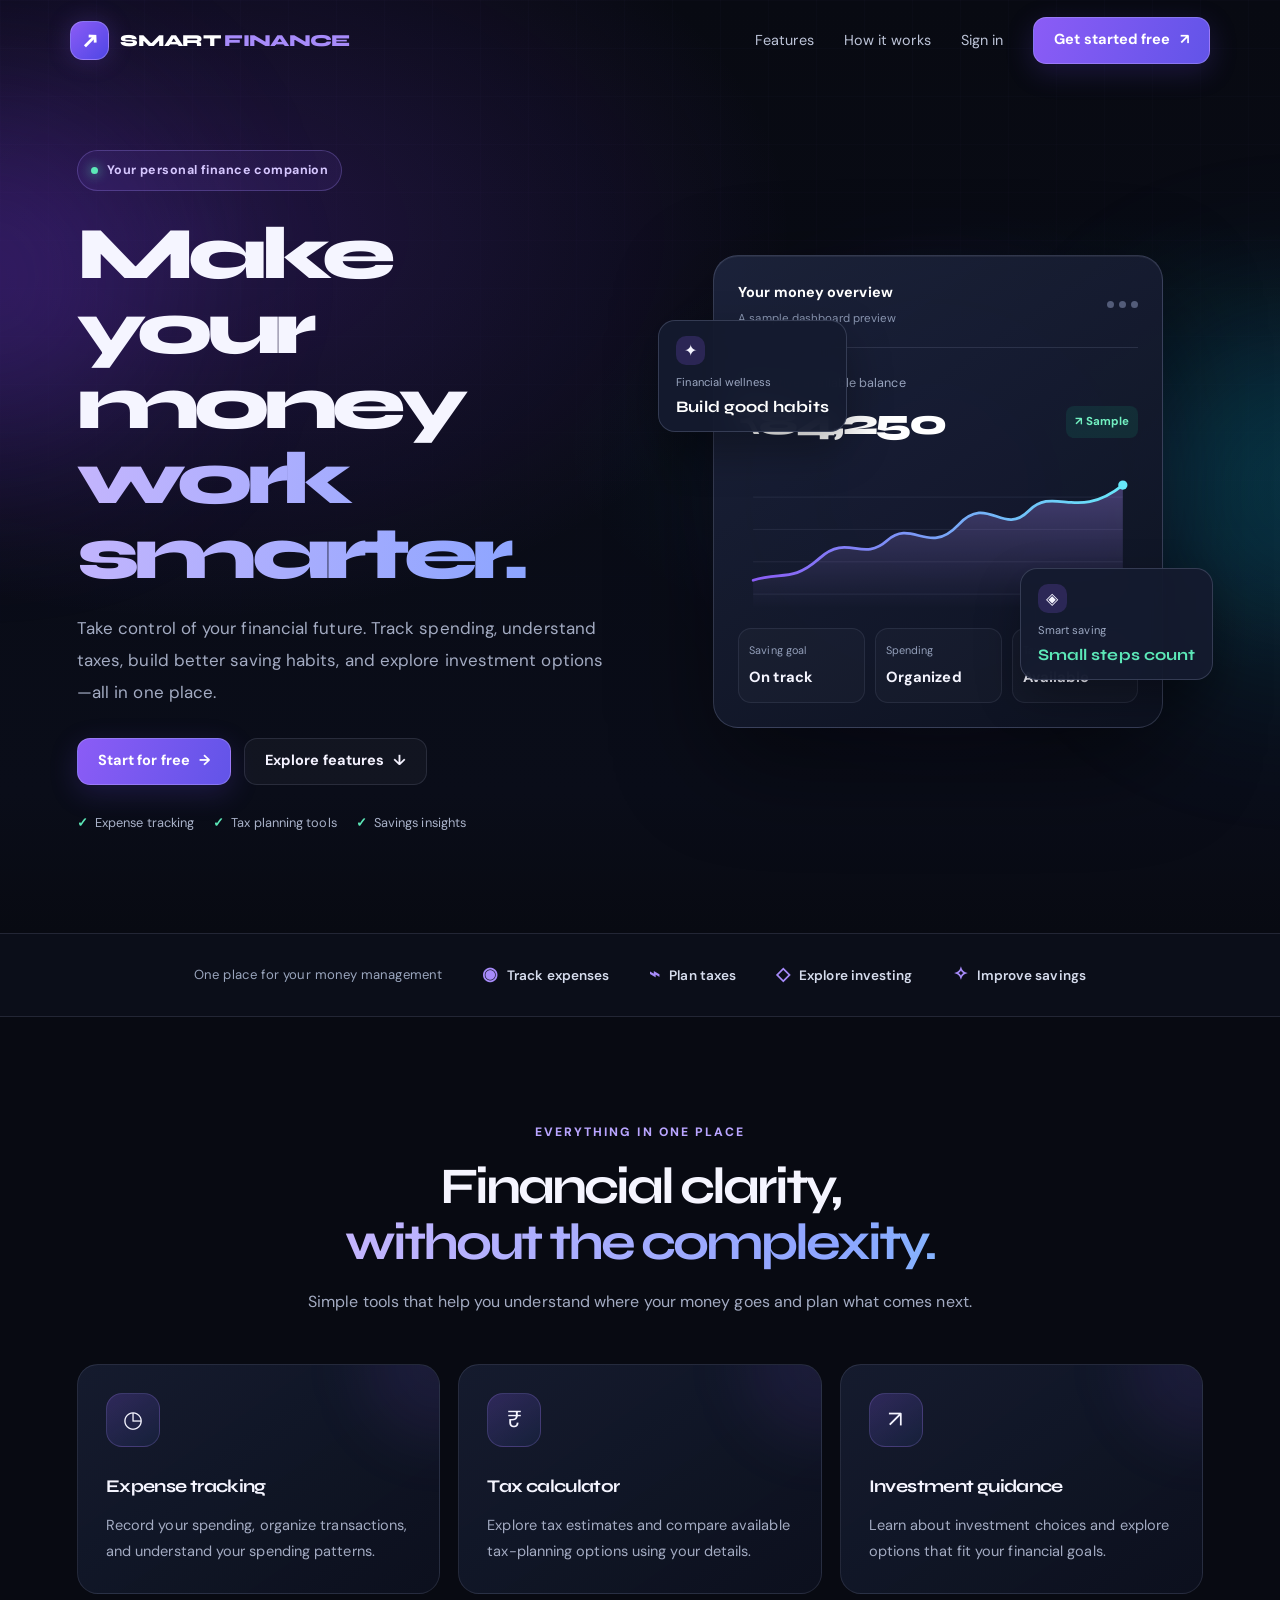
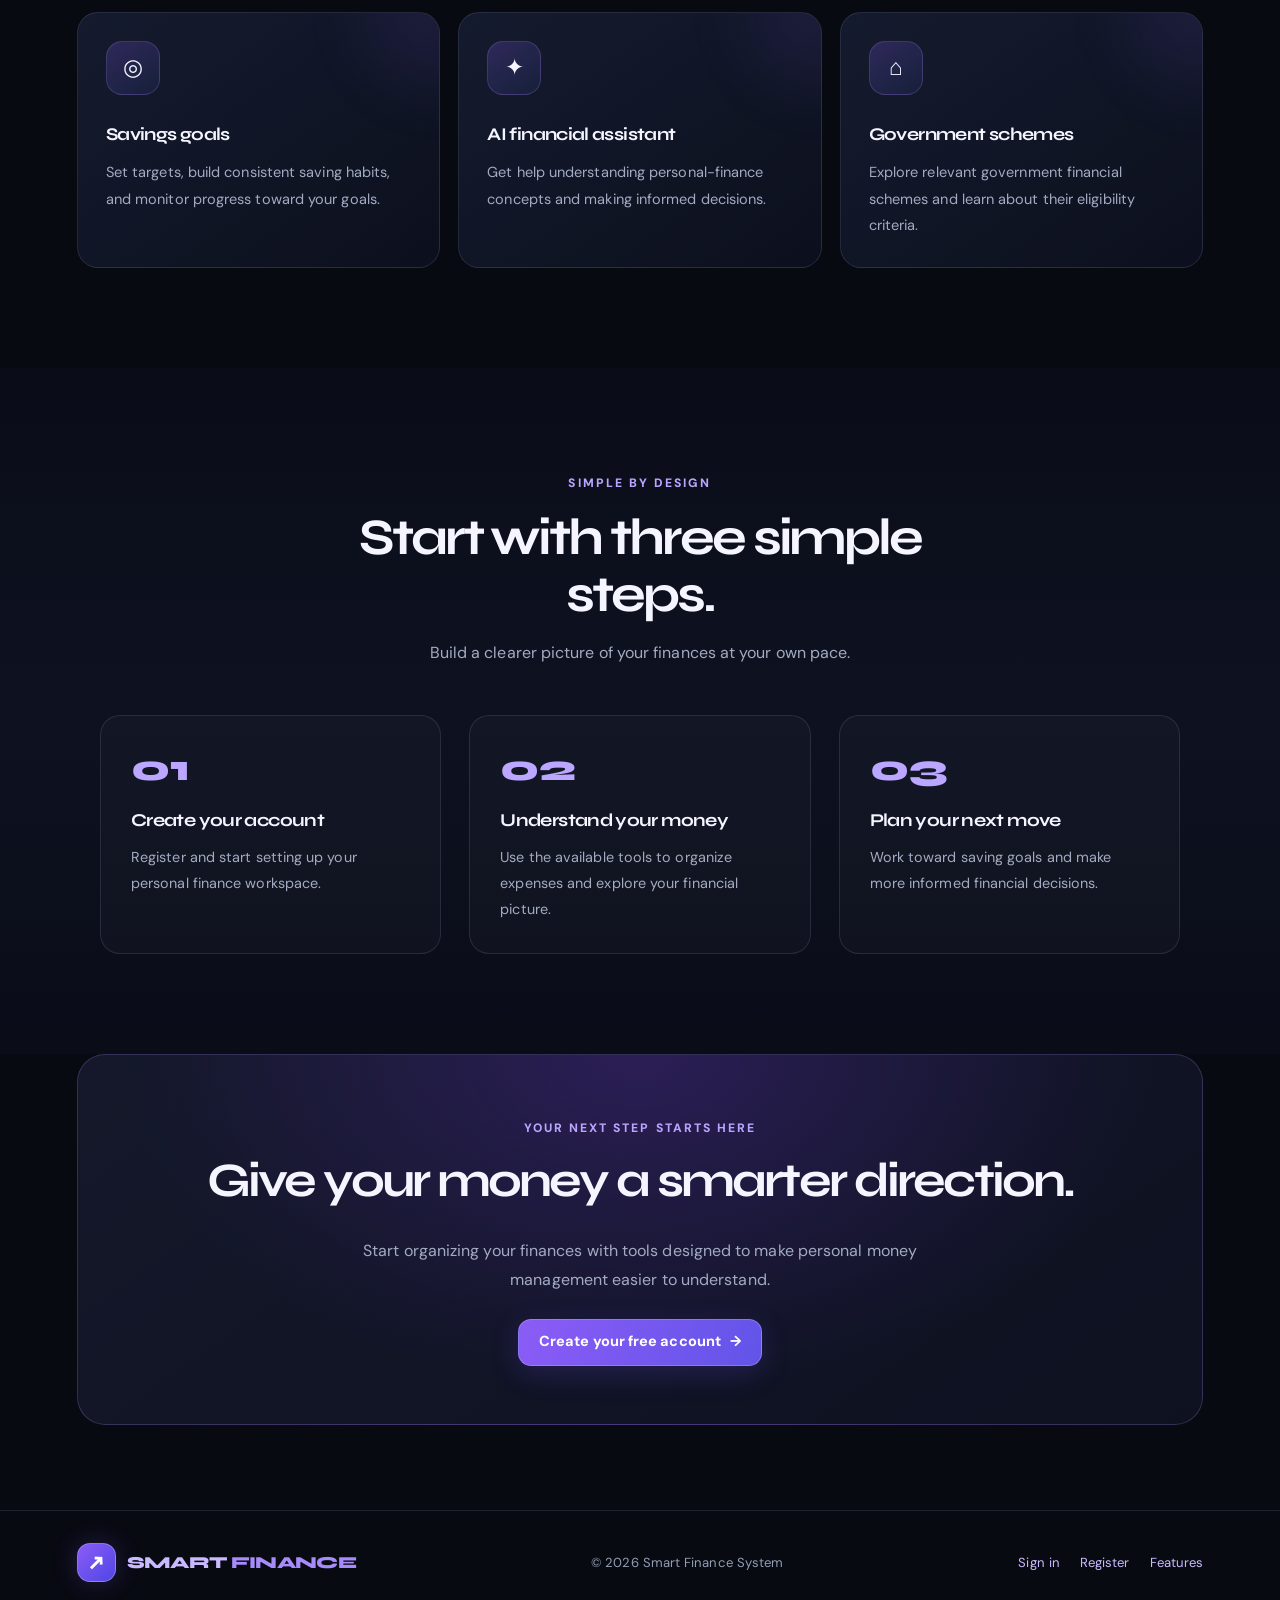
<file: frontend/index.html>
<!DOCTYPE html>
<html lang="en">
<head>
  <meta charset="UTF-8">
  <meta name="viewport" content="width=device-width, initial-scale=1.0">
  <meta name="theme-color" content="#080a12">
  <meta name="description" content="Smart Finance System helps you track expenses, plan taxes, build savings and make smarter financial decisions.">
  <title>Smart Finance System — Your Money, Smarter</title>

  <link rel="preconnect" href="https://fonts.googleapis.com">
  <link rel="preconnect" href="https://fonts.gstatic.com" crossorigin>
  <link href="https://fonts.googleapis.com/css2?family=DM+Sans:wght@400;500;600;700&family=Syne:wght@400;500;600;700;800&display=swap" rel="stylesheet">
  <link rel="stylesheet" href="css/style.css">

  <style>
    :root {
      --ink: #f5f5ff;
      --muted: #a3abc2;
      --purple: #a78bfa;
      --cyan: #67e8f9;
      --green: #5ce8b8;
      --line: rgba(195, 202, 235, .13);
      --glass: rgba(20, 26, 47, .76);
    }

    * { box-sizing: border-box; }

    html {
      scroll-behavior: smooth;
      scroll-padding-top: 85px;
    }

    body.home-page {
      margin: 0;
      color: var(--ink);
      background: #080a12;
      font-family: "DM Sans", sans-serif;
      overflow-x: hidden;
    }

    .home-page h1,
    .home-page h2,
    .home-page h3 {
      font-family: "Syne", sans-serif;
      color: var(--ink);
    }

    .home-page a { text-decoration: none; }

    .site-nav {
      position: fixed;
      top: 0;
      left: 0;
      width: 100%;
      z-index: 100;
      padding: 17px 5.5%;
      display: flex;
      align-items: center;
      justify-content: space-between;
      gap: 24px;
      border-bottom: 1px solid transparent;
      transition: background .25s, border-color .25s;
    }

    .site-nav.scrolled {
      background: rgba(8, 10, 18, .91);
      border-color: var(--line);
      backdrop-filter: blur(18px);
    }

    .brand {
      display: inline-flex;
      align-items: center;
      gap: 11px;
      color: white;
      font: 800 1.05rem "Syne", sans-serif;
      letter-spacing: -.04em;
      white-space: nowrap;
    }

    .brand-mark {
      display: grid;
      place-items: center;
      width: 39px;
      height: 39px;
      border: 1px solid rgba(196,181,253,.4);
      border-radius: 13px;
      color: white;
      background: linear-gradient(135deg, #8b5cf6, #4f46e5);
      box-shadow: 0 0 25px rgba(139,92,246,.23);
      font-size: 1.2rem;
    }

    .brand span:last-child em {
      color: var(--purple);
      font-style: normal;
    }

    .nav-menu {
      display: flex;
      align-items: center;
      gap: 30px;
    }

    .nav-menu > a:not(.nav-cta) {
      color: #bdc4d8;
      font-size: .9rem;
      transition: color .2s;
    }

    .nav-menu > a:not(.nav-cta):hover { color: white; }

    .nav-cta,
    .button-primary,
    .button-secondary {
      display: inline-flex;
      justify-content: center;
      align-items: center;
      gap: 9px;
      min-height: 47px;
      padding: 0 20px;
      border-radius: 13px;
      font-weight: 700;
      font-size: .91rem;
      transition: transform .22s, box-shadow .22s, border-color .22s;
    }

    .nav-cta,
    .button-primary {
      color: white;
      background: linear-gradient(110deg, #8b5cf6, #6254e8);
      border: 1px solid rgba(196,181,253,.35);
      box-shadow: 0 8px 28px rgba(99,70,220,.22);
    }

    .button-secondary {
      color: #f4f2ff;
      background: rgba(255,255,255,.035);
      border: 1px solid var(--line);
    }

    .nav-cta:hover,
    .button-primary:hover,
    .button-secondary:hover {
      transform: translateY(-3px);
      box-shadow: 0 12px 32px rgba(99,70,220,.27);
    }

    .menu-toggle {
      display: none;
      width: 43px;
      height: 43px;
      border: 1px solid var(--line);
      border-radius: 12px;
      background: #15182a;
      color: white;
      font-size: 1.3rem;
      cursor: pointer;
    }

    /* Hero */

    .hero-new {
      position: relative;
      min-height: 760px;
      padding: 150px 6% 100px;
      display: grid;
      grid-template-columns: 1.02fr .98fr;
      align-items: center;
      gap: 45px;
      isolation: isolate;
      overflow: hidden;
    }

    .hero-new::before {
      content: "";
      position: absolute;
      z-index: -2;
      inset: 0;
      background:
        radial-gradient(ellipse at 15% 25%, rgba(124,58,237,.21), transparent 39%),
        radial-gradient(ellipse at 85% 48%, rgba(8,145,178,.12), transparent 34%),
        linear-gradient(180deg, #080a12, #0a0d19 85%, #080a12);
    }

    .hero-grid {
      position: absolute;
      z-index: -1;
      inset: 0;
      opacity: .17;
      background-image:
        linear-gradient(rgba(167,139,250,.11) 1px, transparent 1px),
        linear-gradient(90deg, rgba(167,139,250,.11) 1px, transparent 1px);
      background-size: 48px 48px;
      mask-image: linear-gradient(to bottom, black, transparent 88%);
    }

    .glow-orb {
      position: absolute;
      z-index: -1;
      width: 330px;
      height: 330px;
      border-radius: 50%;
      filter: blur(90px);
      pointer-events: none;
      animation: drift 12s ease-in-out infinite alternate;
    }

    .glow-orb.one {
      top: 12%;
      left: -180px;
      background: rgba(124,58,237,.28);
    }

    .glow-orb.two {
      right: -190px;
      top: 35%;
      background: rgba(6,182,212,.2);
      animation-delay: -4s;
    }

    @keyframes drift {
      from { transform: translate(0, 0) scale(.9); }
      to { transform: translate(60px, 35px) scale(1.15); }
    }

    .hero-copy {
      max-width: 640px;
      animation: enterLeft .8s ease both;
    }

    .eyebrow {
      display: inline-flex;
      align-items: center;
      gap: 9px;
      padding: 9px 13px;
      border: 1px solid rgba(167,139,250,.28);
      border-radius: 999px;
      color: #d6c7ff;
      background: rgba(139,92,246,.09);
      font-size: .78rem;
      font-weight: 700;
      letter-spacing: .035em;
    }

    .live-dot {
      width: 7px;
      height: 7px;
      border-radius: 50%;
      background: #5ce8b8;
      box-shadow: 0 0 12px #5ce8b8;
      animation: pulse 1.8s infinite;
    }

    @keyframes pulse {
      50% { opacity: .45; box-shadow: 0 0 3px #5ce8b8; }
    }

    .hero-copy h1 {
      margin: 26px 0 20px;
      font-size: clamp(3.2rem, 5.8vw, 5.65rem);
      font-weight: 800;
      line-height: 1.01;
      letter-spacing: -.075em;
    }

    .hero-gradient {
      display: inline-block;
      color: var(--purple);
      background: linear-gradient(100deg, #c4b5fd, #8da5ff, #67e8f9, #c4b5fd);
      background-size: 250% auto;
      -webkit-background-clip: text;
      background-clip: text;
      -webkit-text-fill-color: transparent;
      animation: gradientMove 6s linear infinite;
    }

    @keyframes gradientMove {
      to { background-position: 250% center; }
    }

    .hero-description {
      max-width: 535px;
      margin: 0 0 29px;
      color: var(--muted);
      font-size: 1.06rem;
      line-height: 1.9;
    }

    .hero-buttons {
      display: flex;
      flex-wrap: wrap;
      gap: 13px;
    }

    .hero-trust {
      display: flex;
      flex-wrap: wrap;
      gap: 19px;
      margin-top: 27px;
      color: #a9b2c9;
      font-size: .8rem;
    }

    .hero-trust span { display: flex; align-items: center; gap: 7px; }
    .check { color: var(--green); font-weight: 800; }

    /* Dashboard visual */

    .hero-art {
      position: relative;
      min-height: 470px;
      display: flex;
      align-items: center;
      justify-content: center;
      animation: enterRight 1s .1s ease both;
    }

    .art-glow {
      position: absolute;
      width: 360px;
      height: 360px;
      border-radius: 50%;
      background: rgba(109,75,230,.15);
      filter: blur(70px);
    }

    .finance-window {
      position: relative;
      z-index: 2;
      width: min(100%, 450px);
      padding: 24px;
      border: 1px solid rgba(186,192,235,.2);
      border-radius: 25px;
      background: linear-gradient(145deg, rgba(28,35,59,.96), rgba(13,18,33,.97));
      box-shadow: 0 35px 100px rgba(0,0,0,.45), inset 0 1px rgba(255,255,255,.06);
      backdrop-filter: blur(18px);
      animation: dashboardFloat 6s ease-in-out infinite;
    }

    @keyframes dashboardFloat {
      0%,100% { transform: translateY(0) rotate(0); }
      50% { transform: translateY(-9px) rotate(.25deg); }
    }

    .window-top {
      display: flex;
      align-items: center;
      justify-content: space-between;
      gap: 10px;
      padding-bottom: 19px;
      border-bottom: 1px solid var(--line);
    }

    .window-title { color: white; font-weight: 700; font-size: .9rem; }
    .window-subtitle { margin-top: 4px; color: #8995b1; font-size: .72rem; }
    .window-dots { display: flex; gap: 5px; }
    .window-dots i { width: 7px; height: 7px; border-radius: 50%; background: #535c79; }

    .balance-label { margin-top: 24px; color: #9ba7c2; font-size: .79rem; }
    .balance-line { display: flex; align-items: center; justify-content: space-between; gap: 12px; margin-top: 7px; }
    .balance-amount { color: white; font: 800 clamp(1.7rem, 3vw, 2.25rem) "Syne", sans-serif; letter-spacing: -.06em; }

    .gain-pill {
      padding: 6px 9px;
      border-radius: 8px;
      color: #72f0c1;
      background: rgba(16,185,129,.12);
      font-size: .72rem;
      font-weight: 700;
      white-space: nowrap;
    }

    .chart-box {
      height: 150px;
      margin-top: 22px;
      padding: 8px 0;
    }

    .chart-box svg { width: 100%; height: 100%; overflow: visible; }
    .chart-line {
      stroke-dasharray: 650;
      stroke-dashoffset: 650;
      animation: drawChart 2.2s .5s ease forwards;
    }

    @keyframes drawChart { to { stroke-dashoffset: 0; } }

    .window-bottom {
      display: grid;
      grid-template-columns: repeat(3, 1fr);
      gap: 10px;
      margin-top: 12px;
    }

    .mini-stat {
      padding: 12px 10px;
      border: 1px solid rgba(186,192,235,.1);
      border-radius: 13px;
      background: rgba(255,255,255,.025);
    }

    .mini-stat span { display: block; color: #939fba; font-size: .68rem; }
    .mini-stat strong { display: block; margin-top: 6px; color: #f5f5ff; font-size: .92rem; }

    .float-chip {
      position: absolute;
      z-index: 3;
      padding: 15px 17px;
      border: 1px solid rgba(186,192,235,.2);
      border-radius: 17px;
      background: rgba(21,27,47,.95);
      box-shadow: 0 18px 45px rgba(0,0,0,.3);
      backdrop-filter: blur(12px);
      animation: chipFloat 5s ease-in-out infinite;
    }

    .float-chip small { display: block; color: #9ca8c2; font-size: .7rem; }
    .float-chip strong { display: block; margin-top: 5px; color: white; font: 700 1rem "Syne", sans-serif; }
    .chip-icon { display: inline-grid; place-items: center; width: 29px; height: 29px; margin-bottom: 8px; border-radius: 10px; background: rgba(139,92,246,.2); }
    .chip-left { left: -15px; top: 65px; }
    .chip-right { right: -10px; bottom: 48px; animation-delay: -2.4s; }
    .chip-right strong { color: var(--green); }

    @keyframes chipFloat {
      0%,100% { transform: translateY(0); }
      50% { transform: translateY(-12px); }
    }

    @keyframes enterLeft {
      from { opacity: 0; transform: translateX(-25px); }
      to { opacity: 1; transform: translateX(0); }
    }

    @keyframes enterRight {
      from { opacity: 0; transform: translateX(25px); }
      to { opacity: 1; transform: translateX(0); }
    }

    /* Trust bar */

    .trust-strip {
      padding: 25px 6%;
      display: flex;
      align-items: center;
      justify-content: center;
      flex-wrap: wrap;
      gap: 18px 40px;
      border-top: 1px solid var(--line);
      border-bottom: 1px solid var(--line);
      background: #0b0e19;
    }

    .trust-strip p { margin: 0; color: #9aa5bd; font-size: .82rem; }
    .trust-item { display: flex; align-items: center; gap: 9px; color: #d6dced; font-size: .85rem; font-weight: 600; }
    .trust-icon { color: var(--purple); font-size: 1.15rem; }

    /* Sections */

    .section-new {
      padding: 100px 6%;
      position: relative;
    }

    .section-heading {
      max-width: 690px;
      margin: 0 auto 48px;
      text-align: center;
    }

    .section-kicker {
      color: #b9a5ff;
      font-size: .76rem;
      letter-spacing: .17em;
      font-weight: 800;
      text-transform: uppercase;
    }

    .section-heading h2 {
      margin: 15px 0;
      font-size: clamp(2.15rem, 4vw, 3.45rem);
      line-height: 1.1;
      letter-spacing: -.06em;
    }

    .section-heading p { margin: 0; color: var(--muted); line-height: 1.85; }

    .feature-grid-new {
      display: grid;
      grid-template-columns: repeat(3, minmax(0, 1fr));
      gap: 18px;
      max-width: 1200px;
      margin: auto;
    }

    .feature-new {
      position: relative;
      padding: 28px;
      overflow: hidden;
      border: 1px solid var(--line);
      border-radius: 21px;
      background: linear-gradient(145deg, rgba(23,30,51,.86), rgba(13,17,31,.92));
      transition: transform .28s, border-color .28s, box-shadow .28s;
    }

    .feature-new::after {
      content: "";
      position: absolute;
      top: -75px;
      right: -75px;
      width: 150px;
      height: 150px;
      border-radius: 50%;
      background: rgba(139,92,246,.09);
      filter: blur(30px);
      transition: background .3s;
    }

    .feature-new:hover {
      transform: translateY(-7px);
      border-color: rgba(167,139,250,.45);
      box-shadow: 0 22px 55px rgba(0,0,0,.2);
    }

    .feature-icon-new {
      display: grid;
      place-items: center;
      width: 54px;
      height: 54px;
      margin-bottom: 24px;
      border: 1px solid rgba(167,139,250,.22);
      border-radius: 16px;
      background: linear-gradient(145deg, rgba(139,92,246,.23), rgba(59,130,246,.08));
      font-size: 1.45rem;
    }

    .feature-new h3 { margin: 0 0 11px; font-size: 1.12rem; }
    .feature-new p { margin: 0; color: var(--muted); font-size: .91rem; line-height: 1.8; }

    /* How it works */

    .how-new { background: linear-gradient(180deg, #0a0d18, #0e1120, #0a0d18); }
    .steps-new { display: grid; grid-template-columns: repeat(3, 1fr); gap: 28px; max-width: 1080px; margin: auto; }
    .step-new { position: relative; padding: 30px; border: 1px solid var(--line); border-radius: 20px; background: rgba(255,255,255,.025); }
    .step-number { color: #bba7ff; font: 800 2.3rem "Syne", sans-serif; }
    .step-new h3 { margin: 15px 0 9px; font-size: 1.13rem; }
    .step-new p { margin: 0; color: var(--muted); font-size: .9rem; line-height: 1.8; }

    /* Final CTA and footer */

    .cta-new {
      margin: 0 6% 85px;
      padding: 58px 28px;
      text-align: center;
      border: 1px solid rgba(167,139,250,.23);
      border-radius: 28px;
      background:
        radial-gradient(ellipse at 50% 0%, rgba(124,58,237,.24), transparent 65%),
        linear-gradient(145deg, #14182a, #0d1120);
    }

    .cta-new h2 { margin: 0 0 15px; font-size: clamp(2rem, 4vw, 3rem); letter-spacing: -.06em; }
    .cta-new p { max-width: 590px; margin: 0 auto 25px; color: var(--muted); line-height: 1.8; }
    .footer-new { padding: 32px 6%; display: flex; justify-content: space-between; align-items: center; gap: 20px; flex-wrap: wrap; border-top: 1px solid var(--line); color: #939db4; font-size: .82rem; }
    .footer-new a { color: #c9baff; }
    .footer-links-new { display: flex; gap: 20px; flex-wrap: wrap; }

    /* Reveal on scroll */
    .reveal {
      opacity: 0;
      transform: translateY(24px);
      transition: opacity .7s ease, transform .7s ease;
    }

    .reveal.visible { opacity: 1; transform: translateY(0); }

    @media (max-width: 1050px) {
      .hero-new { grid-template-columns: 1fr 1fr; gap: 25px; padding-left: 5%; padding-right: 5%; }
      .hero-copy h1 { font-size: clamp(3rem, 6vw, 4.5rem); }
      .chip-left { left: -7px; }
      .chip-right { right: -5px; }
      .feature-grid-new { grid-template-columns: repeat(2, minmax(0,1fr)); }
    }

    @media (max-width: 760px) {
      .site-nav { padding: 12px 5%; }
      .menu-toggle { display: block; }
      .nav-menu {
        position: absolute;
        top: calc(100% + 1px);
        left: 0;
        right: 0;
        display: none;
        align-items: stretch;
        gap: 0;
        padding: 12px 5% 20px;
        background: rgba(8,10,18,.98);
        border-bottom: 1px solid var(--line);
      }
      .nav-menu.open { display: flex; flex-direction: column; }
      .nav-menu > a:not(.nav-cta) { padding: 13px 4px; }
      .nav-cta { margin-top: 8px; }
      .hero-new { grid-template-columns: 1fr; padding: 125px 6% 65px; gap: 20px; }
      .hero-copy h1 { font-size: clamp(3rem, 11vw, 4.7rem); }
      .hero-art { min-height: 420px; margin: 5px 5px 0; }
      .finance-window { padding: 20px; }
      .chip-left { left: -10px; top: 36px; }
      .chip-right { right: -9px; bottom: 28px; }
      .section-new { padding: 72px 6%; }
      .feature-grid-new, .steps-new { grid-template-columns: 1fr; }
      .section-heading { margin-bottom: 32px; }
      .cta-new { margin: 0 5% 60px; padding: 42px 22px; }
    }

    @media (max-width: 420px) {
      .brand { font-size: .9rem; }
      .brand-mark { width: 35px; height: 35px; }
      .hero-new { padding-top: 110px; }
      .hero-copy h1 { font-size: 2.85rem; }
      .hero-buttons { flex-direction: column; }
      .hero-buttons a { width: 100%; }
      .hero-trust { gap: 10px 14px; }
      .hero-art { min-height: 365px; }
      .finance-window { padding: 16px; }
      .balance-amount { font-size: 1.6rem; }
      .float-chip { padding: 11px; }
      .chip-left { left: -6px; }
      .chip-right { right: -6px; }
      .mini-stat { padding: 9px 6px; }
      .mini-stat strong { font-size: .8rem; }
    }

    @media (prefers-reduced-motion: reduce) {
      *, *::before, *::after {
        animation-duration: .01ms !important;
        animation-iteration-count: 1 !important;
        scroll-behavior: auto !important;
        transition-duration: .01ms !important;
      }
      .reveal { opacity: 1; transform: none; }
    }
  </style>
</head>

<body class="home-page">

  <header class="site-nav" id="site-nav">
    <a class="brand" href="#home" aria-label="Smart Finance System home">
      <span class="brand-mark">↗</span>
      <span>SMART <em>FINANCE</em></span>
    </a>

    <button class="menu-toggle" id="menu-toggle" type="button"
      aria-label="Toggle navigation" aria-expanded="false">☰</button>

    <nav class="nav-menu" id="nav-menu" aria-label="Main navigation">
      <a href="#features">Features</a>
      <a href="#how-it-works">How it works</a>
      <a href="pages/login.html">Sign in</a>
      <a class="nav-cta" href="pages/register.html">Get started free <span>↗</span></a>
    </nav>
  </header>

  <main>
    <section class="hero-new" id="home">
      <div class="hero-grid"></div>
      <div class="glow-orb one"></div>
      <div class="glow-orb two"></div>

      <div class="hero-copy">
        <div class="eyebrow"><span class="live-dot"></span> Your personal finance companion</div>

        <h1>
          Make your money
          <span class="hero-gradient">work smarter.</span>
        </h1>

        <p class="hero-description">
          Take control of your financial future. Track spending, understand taxes,
          build better saving habits, and explore investment options—all in one place.
        </p>

        <div class="hero-buttons">
          <a class="button-primary" href="pages/register.html">Start for free <span>→</span></a>
          <a class="button-secondary" href="#features">Explore features <span>↓</span></a>
        </div>

        <div class="hero-trust">
          <span><b class="check">✓</b> Expense tracking</span>
          <span><b class="check">✓</b> Tax planning tools</span>
          <span><b class="check">✓</b> Savings insights</span>
        </div>
      </div>

      <div class="hero-art" aria-label="Illustration of a personal finance dashboard">
        <div class="art-glow"></div>

        <div class="float-chip chip-left">
          <span class="chip-icon">✦</span>
          <small>Financial wellness</small>
          <strong>Build good habits</strong>
        </div>

        <div class="finance-window">
          <div class="window-top">
            <div>
              <div class="window-title">Your money overview</div>
              <div class="window-subtitle">A sample dashboard preview</div>
            </div>
            <div class="window-dots"><i></i><i></i><i></i></div>
          </div>

          <div class="balance-label">Illustrative available balance</div>
          <div class="balance-line">
            <div class="balance-amount">₹84,250</div>
            <span class="gain-pill">↗ Sample</span>
          </div>

          <div class="chart-box">
            <svg viewBox="0 0 400 145" role="img" aria-label="Decorative upward-trending sample chart">
              <defs>
                <linearGradient id="chart-fill" x1="0" y1="0" x2="0" y2="1">
                  <stop offset="0%" stop-color="#a78bfa" stop-opacity=".34"/>
                  <stop offset="100%" stop-color="#a78bfa" stop-opacity="0"/>
                </linearGradient>
                <linearGradient id="chart-stroke" x1="0" y1="0" x2="1" y2="0">
                  <stop offset="0%" stop-color="#8b5cf6"/>
                  <stop offset="100%" stop-color="#67e8f9"/>
                </linearGradient>
              </defs>
              <g stroke="rgba(190,200,235,.10)" stroke-width="1">
                <path d="M0 25 H400 M0 60 H400 M0 95 H400 M0 130 H400"/>
              </g>
              <path d="M0 115 C30 105 42 118 72 91 S118 96 145 72 S190 89 222 55 S270 68 298 40 S350 52 400 12 L400 145 L0 145 Z" fill="url(#chart-fill)"/>
              <path class="chart-line" d="M0 115 C30 105 42 118 72 91 S118 96 145 72 S190 89 222 55 S270 68 298 40 S350 52 400 12" fill="none" stroke="url(#chart-stroke)" stroke-width="3" stroke-linecap="round"/>
              <circle cx="400" cy="12" r="5" fill="#67e8f9"/>
            </svg>
          </div>

          <div class="window-bottom">
            <div class="mini-stat"><span>Saving goal</span><strong>On track</strong></div>
            <div class="mini-stat"><span>Spending</span><strong>Organized</strong></div>
            <div class="mini-stat"><span>Tax tools</span><strong>Available</strong></div>
          </div>
        </div>

        <div class="float-chip chip-right">
          <span class="chip-icon">◈</span>
          <small>Smart saving</small>
          <strong>Small steps count</strong>
        </div>
      </div>
    </section>

    <section class="trust-strip" aria-label="Platform features">
      <p>One place for your money management</p>
      <div class="trust-item"><span class="trust-icon">◉</span> Track expenses</div>
      <div class="trust-item"><span class="trust-icon">⌁</span> Plan taxes</div>
      <div class="trust-item"><span class="trust-icon">◇</span> Explore investing</div>
      <div class="trust-item"><span class="trust-icon">✧</span> Improve savings</div>
    </section>

    <section class="section-new" id="features">
      <div class="section-heading reveal">
        <span class="section-kicker">Everything in one place</span>
        <h2>Financial clarity, <span class="hero-gradient">without the complexity.</span></h2>
        <p>Simple tools that help you understand where your money goes and plan what comes next.</p>
      </div>

      <div class="feature-grid-new">
        <article class="feature-new reveal">
          <div class="feature-icon-new">◷</div>
          <h3>Expense tracking</h3>
          <p>Record your spending, organize transactions, and understand your spending patterns.</p>
        </article>

        <article class="feature-new reveal">
          <div class="feature-icon-new">₹</div>
          <h3>Tax calculator</h3>
          <p>Explore tax estimates and compare available tax-planning options using your details.</p>
        </article>

        <article class="feature-new reveal">
          <div class="feature-icon-new">↗</div>
          <h3>Investment guidance</h3>
          <p>Learn about investment choices and explore options that fit your financial goals.</p>
        </article>

        <article class="feature-new reveal">
          <div class="feature-icon-new">◎</div>
          <h3>Savings goals</h3>
          <p>Set targets, build consistent saving habits, and monitor progress toward your goals.</p>
        </article>

        <article class="feature-new reveal">
          <div class="feature-icon-new">✦</div>
          <h3>AI financial assistant</h3>
          <p>Get help understanding personal-finance concepts and making informed decisions.</p>
        </article>

        <article class="feature-new reveal">
          <div class="feature-icon-new">⌂</div>
          <h3>Government schemes</h3>
          <p>Explore relevant government financial schemes and learn about their eligibility criteria.</p>
        </article>
      </div>
    </section>

    <section class="section-new how-new" id="how-it-works">
      <div class="section-heading reveal">
        <span class="section-kicker">Simple by design</span>
        <h2>Start with three simple steps.</h2>
        <p>Build a clearer picture of your finances at your own pace.</p>
      </div>

      <div class="steps-new">
        <article class="step-new reveal">
          <div class="step-number">01</div>
          <h3>Create your account</h3>
          <p>Register and start setting up your personal finance workspace.</p>
        </article>

        <article class="step-new reveal">
          <div class="step-number">02</div>
          <h3>Understand your money</h3>
          <p>Use the available tools to organize expenses and explore your financial picture.</p>
        </article>

        <article class="step-new reveal">
          <div class="step-number">03</div>
          <h3>Plan your next move</h3>
          <p>Work toward saving goals and make more informed financial decisions.</p>
        </article>
      </div>
    </section>

    <section class="cta-new reveal">
      <span class="section-kicker">Your next step starts here</span>
      <h2>Give your money a smarter direction.</h2>
      <p>Start organizing your finances with tools designed to make personal money management easier to understand.</p>
      <a class="button-primary" href="pages/register.html">Create your free account <span>→</span></a>
    </section>
  </main>

  <footer class="footer-new">
    <a class="brand" href="#home">
      <span class="brand-mark">↗</span>
      <span>SMART <em style="color:#a78bfa;font-style:normal">FINANCE</em></span>
    </a>
    <span>© <span id="current-year"></span> Smart Finance System</span>
    <div class="footer-links-new">
      <a href="pages/login.html">Sign in</a>
      <a href="pages/register.html">Register</a>
      <a href="#features">Features</a>
    </div>
  </footer>

  <script>
    // Mobile navigation
    const menuToggle = document.getElementById("menu-toggle");
    const navMenu = document.getElementById("nav-menu");

    menuToggle.addEventListener("click", () => {
      const isOpen = navMenu.classList.toggle("open");
      menuToggle.setAttribute("aria-expanded", String(isOpen));
      menuToggle.textContent = isOpen ? "✕" : "☰";
    });

    navMenu.querySelectorAll("a").forEach(link => {
      link.addEventListener("click", () => {
        navMenu.classList.remove("open");
        menuToggle.setAttribute("aria-expanded", "false");
        menuToggle.textContent = "☰";
      });
    });

    // Frosted navigation on scroll
    const siteNav = document.getElementById("site-nav");
    const updateNav = () => {
      siteNav.classList.toggle("scrolled", window.scrollY > 20);
    };
    updateNav();
    window.addEventListener("scroll", updateNav, { passive: true });

    // Reveal sections as they enter the viewport
    const revealItems = document.querySelectorAll(".reveal");

    if ("IntersectionObserver" in window &&
        !window.matchMedia("(prefers-reduced-motion: reduce)").matches) {
      const revealObserver = new IntersectionObserver((entries, observer) => {
        entries.forEach(entry => {
          if (entry.isIntersecting) {
            entry.target.classList.add("visible");
            observer.unobserve(entry.target);
          }
        });
      }, { threshold: 0.12, rootMargin: "0px 0px -25px 0px" });

      revealItems.forEach(item => revealObserver.observe(item));
    } else {
      revealItems.forEach(item => item.classList.add("visible"));
    }

    // Current year in footer
    document.getElementById("current-year").textContent =
      new Date().getFullYear();
  </script>
</body>
</html>
</file>
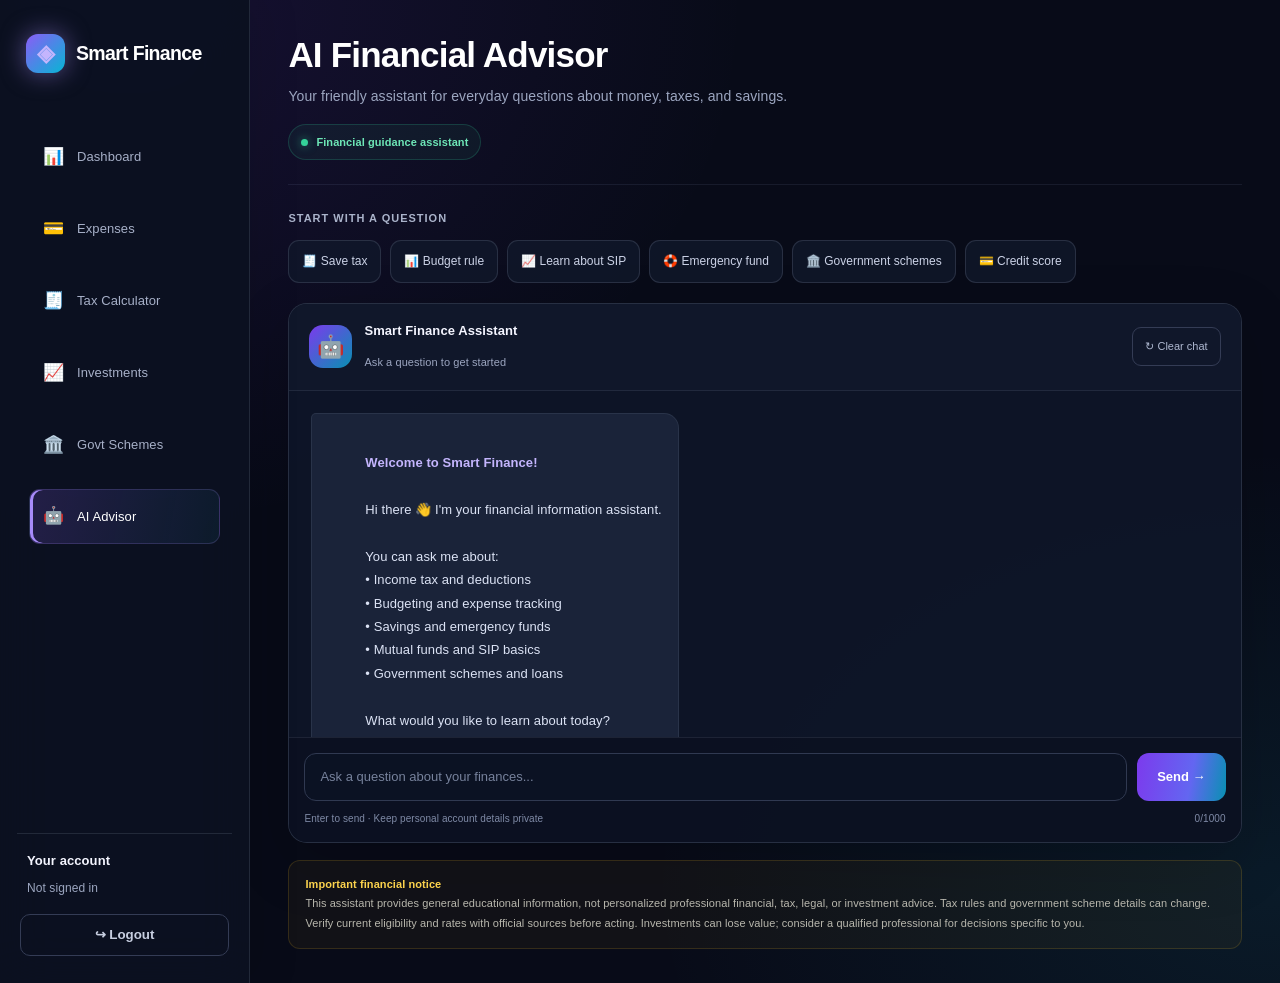
<file: frontend/pages/chatbot.html>
<!DOCTYPE html>
<html lang="en">
<head>
  <meta charset="UTF-8">
  <meta name="viewport" content="width=device-width, initial-scale=1">
  <meta name="theme-color" content="#080b18">
  <title>AI Financial Advisor | Smart Finance System</title>
  <link rel="stylesheet" href="../css/style.css">

  <style>
    * { box-sizing: border-box; }

    body {
      margin: 0;
      min-height: 100vh;
      background:
        radial-gradient(ellipse at 10% 0%, rgba(124,58,237,.13), transparent 38%),
        radial-gradient(ellipse at 100% 90%, rgba(34,211,238,.08), transparent 35%),
        #080b18;
      color: #f4f5ff;
      font-family: Inter, "Segoe UI", Arial, sans-serif;
    }

    .page-wrap { display: flex; min-height: 100vh; }

    .sidebar {
      width: 250px;
      flex: 0 0 250px;
      min-height: 100vh;
      padding: 27px 17px;
      display: flex;
      flex-direction: column;
      background: rgba(12,17,33,.96);
      border-right: 1px solid rgba(148,163,184,.17);
    }

    .sb-brand {
      display: flex;
      align-items: center;
      gap: 11px;
      padding: 5px 9px 30px;
      color: #fff;
      font-size: 19px;
      font-weight: 800;
    }

    .logo-icon {
      display: grid;
      place-items: center;
      width: 39px;
      height: 39px;
      border-radius: 12px;
      background: linear-gradient(135deg,#8b5cf6,#06b6d4);
      color: white;
      font-size: 23px;
    }

    .sb-nav { display: grid; gap: 7px; }

    .sb-item {
      display: flex;
      align-items: center;
      gap: 12px;
      padding: 12px 13px;
      border: 1px solid transparent;
      border-radius: 11px;
      color: #a7b0c8;
      text-decoration: none;
      font-size: 13px;
      transition: .2s;
    }

    .sb-item:hover,
    .sb-item.active {
      color: #fff;
      border-color: rgba(167,139,250,.19);
      background: linear-gradient(100deg,rgba(139,92,246,.19),rgba(34,211,238,.06));
    }

    .sb-item.active { box-shadow: inset 3px 0 #a78bfa; }
    .sb-icon { font-size: 17px; }

    .sb-user {
      display: grid;
      gap: 5px;
      margin-top: auto;
      padding: 16px 10px;
      border-top: 1px solid rgba(148,163,184,.17);
      color: #9ca6c0;
      font-size: 12px;
      overflow-wrap: anywhere;
    }

    .sb-user strong { color: #f4f5ff; font-size: 13px; }

    .sb-logout { padding: 0 3px; }

    .sb-logout button {
      width: 100%;
      min-height: 42px;
      border: 1px solid #343c55;
      border-radius: 10px;
      background: transparent;
      color: #c7cee0;
      cursor: pointer;
    }

    .sb-logout button:hover { border-color: #f87171; color: #fca5a5; }

    .main-content {
      width: 100%;
      min-width: 0;
      max-width: 1600px;
      margin: 0 auto;
      padding: 34px clamp(16px,3vw,42px);
    }

    .page-header { margin-bottom: 24px; }

    .page-header h1 {
      margin: 0 0 9px;
      color: #fff;
      font-size: clamp(26px,3vw,35px);
      letter-spacing: -.8px;
    }

    .page-header p {
      margin: 0;
      color: #9ca6c0;
      font-size: 14px;
      line-height: 1.7;
    }

    .advisor-status {
      display: inline-flex;
      align-items: center;
      gap: 8px;
      margin-top: 15px;
      padding: 8px 12px;
      border: 1px solid rgba(52,211,153,.2);
      border-radius: 30px;
      background: rgba(52,211,153,.06);
      color: #6ee7b7;
      font-size: 11px;
      font-weight: 700;
    }

    .status-dot {
      width: 7px;
      height: 7px;
      border-radius: 50%;
      background: #34d399;
      box-shadow: 0 0 10px rgba(52,211,153,.6);
    }

    .quick-section { margin-bottom: 20px; }

    .section-label {
      margin-bottom: 12px;
      color: #aab3ca;
      font-size: 11px;
      font-weight: 750;
      letter-spacing: 1px;
      text-transform: uppercase;
    }

    .quick-prompts {
      display: flex;
      flex-wrap: wrap;
      gap: 9px;
    }

    .quick-button {
      padding: 10px 13px;
      border: 1px solid rgba(148,163,184,.19);
      border-radius: 11px;
      background: rgba(17,24,43,.8);
      color: #cbd2e6;
      cursor: pointer;
      font: inherit;
      font-size: 12px;
      transition: .2s;
    }

    .quick-button:hover {
      border-color: rgba(167,139,250,.5);
      background: rgba(139,92,246,.12);
      color: #fff;
      transform: translateY(-1px);
    }

    .chat-window {
      display: flex;
      flex-direction: column;
      min-height: 490px;
      height: min(60vh, 680px);
      overflow: hidden;
      border: 1px solid rgba(148,163,184,.19);
      border-radius: 19px;
      background: rgba(15,22,40,.93);
      box-shadow: 0 20px 60px rgba(0,0,0,.18);
    }

    .chat-topbar {
      display: flex;
      align-items: center;
      gap: 12px;
      padding: 16px 20px;
      border-bottom: 1px solid rgba(148,163,184,.13);
      background: rgba(17,24,43,.85);
    }

    .bot-avatar {
      display: grid;
      place-items: center;
      width: 43px;
      height: 43px;
      flex-shrink: 0;
      border-radius: 14px;
      background: linear-gradient(135deg,#7c3aed,#0891b2);
      font-size: 22px;
    }

    .bot-details { flex: 1; min-width: 0; }

    .bot-details strong {
      display: block;
      margin-bottom: 5px;
      color: #f4f5ff;
      font-size: 13px;
    }

    .bot-details span {
      color: #9ca6c0;
      font-size: 11px;
    }

    .clear-button {
      padding: 9px 12px;
      border: 1px solid #343c55;
      border-radius: 9px;
      background: transparent;
      color: #aeb8d0;
      cursor: pointer;
      font: inherit;
      font-size: 11px;
    }

    .clear-button:hover { color: #fff; border-color: #64748b; }

    .chat-msgs {
      flex: 1;
      min-height: 0;
      padding: 22px;
      display: flex;
      flex-direction: column;
      gap: 17px;
      overflow-y: auto;
      overscroll-behavior: contain;
      scroll-behavior: smooth;
    }

    .msg {
      max-width: min(80%, 650px);
      padding: 14px 16px;
      border: 1px solid rgba(148,163,184,.12);
      border-radius: 15px;
      font-size: 13px;
      line-height: 1.8;
      overflow-wrap: anywhere;
      white-space: pre-wrap;
      animation: messageIn .2s ease;
    }

    .msg-bot {
      align-self: flex-start;
      border-top-left-radius: 5px;
      background: #1a2339;
      color: #dce3f5;
    }

    .msg-user {
      align-self: flex-end;
      border-color: rgba(167,139,250,.22);
      border-top-right-radius: 5px;
      background: linear-gradient(130deg,rgba(124,58,237,.27),rgba(8,145,178,.14));
      color: #fff;
    }

    .msg strong { color: #c4b5fd; }

    .msg-time {
      display: block;
      margin-top: 7px;
      color: #7f8aa6;
      font-size: 10px;
    }

    .typing-dots {
      display: inline-flex;
      align-items: center;
      gap: 5px;
      padding: 4px 0;
    }

    .typing-dots span {
      width: 6px;
      height: 6px;
      border-radius: 50%;
      background: #a78bfa;
      animation: bounce 1s infinite ease-in-out;
    }

    .typing-dots span:nth-child(2) { animation-delay: .15s; }
    .typing-dots span:nth-child(3) { animation-delay: .3s; }

    .chat-composer {
      padding: 15px;
      border-top: 1px solid rgba(148,163,184,.13);
      background: rgba(11,17,32,.88);
    }

    .composer-row {
      display: flex;
      align-items: center;
      gap: 10px;
    }

    #chat-input {
      width: 100%;
      min-width: 0;
      height: 48px;
      padding: 0 15px;
      border: 1px solid #303951;
      border-radius: 12px;
      outline: none;
      background: #0b1223;
      color: #f4f5ff;
      font: inherit;
      font-size: 13px;
      transition: border-color .2s,box-shadow .2s;
    }

    #chat-input::placeholder { color: #77829c; }

    #chat-input:focus {
      border-color: #8b5cf6;
      box-shadow: 0 0 0 3px rgba(139,92,246,.13);
    }

    .send-button {
      height: 48px;
      flex-shrink: 0;
      padding: 0 20px;
      border: 0;
      border-radius: 12px;
      background: linear-gradient(100deg,#7c3aed,#6366f1 60%,#0891b2);
      color: #fff;
      cursor: pointer;
      font: inherit;
      font-size: 13px;
      font-weight: 750;
      transition: .2s;
    }

    .send-button:hover:not(:disabled) { transform: translateY(-1px); }
    .send-button:disabled { opacity: .6; cursor: wait; }

    .composer-hint {
      display: flex;
      justify-content: space-between;
      gap: 10px;
      margin-top: 10px;
      color: #7f8aa6;
      font-size: 10px;
      line-height: 1.6;
    }

    .disclaimer {
      margin-top: 17px;
      padding: 14px 16px;
      border: 1px solid rgba(251,191,36,.15);
      border-radius: 12px;
      background: rgba(251,191,36,.045);
      color: #b8b7ad;
      font-size: 11px;
      line-height: 1.8;
    }

    .disclaimer strong { color: #fcd34d; }

    @keyframes messageIn {
      from { opacity: 0; transform: translateY(5px); }
      to { opacity: 1; transform: translateY(0); }
    }

    @keyframes bounce {
      0%,60%,100% { transform: translateY(0); opacity: .6; }
      30% { transform: translateY(-5px); opacity: 1; }
    }

    @media (max-width: 760px) {
      .page-wrap { display: block; }

      .sidebar {
        width: 100%;
        min-height: auto;
        padding: 15px;
        border-right: 0;
        border-bottom: 1px solid rgba(148,163,184,.17);
      }

      .sb-brand { padding: 2px 5px 15px; }

      .sb-nav {
        display: flex;
        gap: 7px;
        overflow-x: auto;
        padding-bottom: 7px;
      }

      .sb-item { flex-shrink: 0; padding: 10px 12px; }
      .sb-user { margin-top: 12px; padding: 11px 5px; }
      .sb-logout { display: none; }
      .main-content { padding: 23px 14px; }

      .chat-window { height: 62vh; min-height: 430px; }
      .chat-msgs { padding: 15px; }
      .msg { max-width: 92%; }
    }

    @media (max-width: 450px) {
      .quick-prompts { gap: 7px; }
      .quick-button { padding: 9px 10px; font-size: 11px; }
      .chat-window { min-height: 420px; }
      .chat-topbar { padding: 12px; }
      .chat-composer { padding: 11px; }
      .send-button { padding: 0 13px; }
      .composer-hint { font-size: 9px; }
      .msg { max-width: 96%; padding: 12px; font-size: 12px; }
    }

    @media (prefers-reduced-motion: reduce) {
      *,*::before,*::after {
        animation-duration: .01ms !important;
        transition-duration: .01ms !important;
        scroll-behavior: auto !important;
      }
    }
  </style>
</head>

<body>
<div class="page-wrap">

  <aside class="sidebar">
    <div class="sb-brand">
      <span class="logo-icon">◈</span>
      <span>Smart Finance</span>
    </div>

    <nav class="sb-nav" aria-label="Main navigation">
      <a class="sb-item" href="dashboard.html"><span class="sb-icon">📊</span> Dashboard</a>
      <a class="sb-item" href="expenses.html"><span class="sb-icon">💳</span> Expenses</a>
      <a class="sb-item" href="tax.html"><span class="sb-icon">🧾</span> Tax Calculator</a>
      <a class="sb-item" href="investments.html"><span class="sb-icon">📈</span> Investments</a>
      <a class="sb-item" href="schemes.html"><span class="sb-icon">🏛️</span> Govt Schemes</a>
      <a class="sb-item active" href="chatbot.html" aria-current="page"><span class="sb-icon">🤖</span> AI Advisor</a>
    </nav>

    <div class="sb-user" id="sb-user">Loading account...</div>

    <div class="sb-logout">
      <button type="button" onclick="logout()">↪ Logout</button>
    </div>
  </aside>

  <main class="main-content">
    <header class="page-header">
      <h1>AI Financial Advisor</h1>
      <p>Your friendly assistant for everyday questions about money, taxes, and savings.</p>

      <div class="advisor-status">
        <span class="status-dot"></span>
        Financial guidance assistant
      </div>
    </header>

    <section class="quick-section" aria-label="Suggested questions">
      <div class="section-label">Start with a question</div>

      <div class="quick-prompts">
        <button class="quick-button" type="button" data-question="How can I save income tax in India?">🧾 Save tax</button>
        <button class="quick-button" type="button" data-question="Explain the 50-30-20 budgeting rule.">📊 Budget rule</button>
        <button class="quick-button" type="button" data-question="What is a SIP and how does it work?">📈 Learn about SIP</button>
        <button class="quick-button" type="button" data-question="How much should I keep in an emergency fund?">🛟 Emergency fund</button>
        <button class="quick-button" type="button" data-question="Tell me about PMJJBY government insurance scheme.">🏛️ Government schemes</button>
        <button class="quick-button" type="button" data-question="How can I improve my credit score?">💳 Credit score</button>
      </div>
    </section>

    <section class="chat-window" aria-label="Chat with financial advisor">
      <div class="chat-topbar">
        <div class="bot-avatar" aria-hidden="true">🤖</div>
        <div class="bot-details">
          <strong>Smart Finance Assistant</strong>
          <span>Ask a question to get started</span>
        </div>
        <button class="clear-button" id="clear-button" type="button">↻ Clear chat</button>
      </div>

      <div class="chat-msgs" id="chat-msgs" role="log" aria-live="polite" aria-relevant="additions">
        <div class="msg msg-bot">
          <strong>Welcome to Smart Finance!</strong>

          Hi there 👋 I'm your financial information assistant.

          You can ask me about:
          • Income tax and deductions
          • Budgeting and expense tracking
          • Savings and emergency funds
          • Mutual funds and SIP basics
          • Government schemes and loans

          What would you like to learn about today?
        </div>
      </div>

      <form class="chat-composer" id="chat-form">
        <div class="composer-row">
          <input
            id="chat-input"
            type="text"
            maxlength="1000"
            placeholder="Ask a question about your finances..."
            autocomplete="off"
            aria-label="Your message"
            required
          >
          <button class="send-button" id="send-button" type="submit">Send →</button>
        </div>

        <div class="composer-hint">
          <span>Enter to send · Keep personal account details private</span>
          <span id="char-count">0/1000</span>
        </div>
      </form>
    </section>

    <div class="disclaimer">
      <strong>Important financial notice</strong><br>
      This assistant provides general educational information, not personalized professional
      financial, tax, legal, or investment advice. Tax rules and government scheme details can
      change. Verify current eligibility and rates with official sources before acting.
      Investments can lose value; consider a qualified professional for decisions specific to you.
    </div>
  </main>
</div>

<script src="../js/main.js"></script>

<script>
  const user = getUser();

  const userBox = document.getElementById("sb-user");
  userBox.replaceChildren();

  const name = document.createElement("strong");
  name.textContent = user?.name || "Your account";

  const email = document.createElement("span");
  email.textContent = user?.email || "Not signed in";

  userBox.append(name, email);

  const chatMessages = document.getElementById("chat-msgs");
  const chatForm = document.getElementById("chat-form");
  const chatInput = document.getElementById("chat-input");
  const sendButton = document.getElementById("send-button");
  const charCount = document.getElementById("char-count");

  let isSending = false;
  let typingElement = null;

  // Simple offline knowledge base.
  // Financial facts and rates should be verified before users act on them.
  const KB = {
    tax: [
      "India's income tax rules depend on the financial year, your income, and the tax regime you choose. Compare the old and new regimes using the Tax Calculator page. Check current Income Tax Department guidance before making a tax decision.",
      "Section 80C deductions may be available under the old tax regime for eligible investments and payments, subject to the applicable rules and limits. Many deductions available under the old regime are not available under the new regime.",
      "Eligible health insurance premiums may qualify for Section 80D deductions under applicable conditions. Limits depend on the insured person's age and the type of coverage. Confirm the current rules for your financial year.",
      "To plan taxes, first estimate your annual income, identify eligible deductions, and compare both tax regimes using the rules for the correct financial year. A Chartered Accountant can help with complex cases."
    ],

    invest: [
      "Start by identifying your goal, time horizon, and ability to tolerate losses. Emergency savings and essential insurance generally deserve attention before taking investment risk.",
      "Mutual funds carry different levels of risk. Index funds track a market index, while other funds use different investment strategies. Review fees, risk, and investment horizon before choosing a fund.",
      "Diversification means spreading investments across different assets rather than relying on one investment. It can help manage concentration risk, but it does not eliminate the possibility of losses.",
      "There is no guaranteed return from equity investments. Avoid choosing a fund only because of its past performance, and do not invest money you may need in the short term without considering the risks."
    ],

    sip: [
      "SIP stands for Systematic Investment Plan. It lets you invest a chosen amount into a mutual fund at regular intervals. The investment value can rise or fall with the market.",
      "A SIP can encourage regular investing and spread purchases over time. However, it does not guarantee profit or protect you against market losses.",
      "Before starting a SIP, set a goal, build an emergency fund, understand the fund's risk level, and review its expense ratio and investment strategy."
    ],

    budget: [
      "The 50-30-20 rule is a budgeting guideline: roughly 50% of take-home income for needs, 30% for wants, and 20% for savings and debt repayment. Adjust the proportions to fit your circumstances.",
      "Track spending for a month and group it into categories such as housing, food, transport, subscriptions, and entertainment. Small recurring costs can add up over time.",
      "Try paying yourself first: set an achievable savings target and move that amount to savings after receiving income, while keeping enough for essential bills.",
      "You can use the Expense Tracker page to record spending and identify categories where you might reduce costs."
    ],

    saving: [
      "A common starting target for an emergency fund is three to six months of essential expenses. Your ideal amount depends on job stability, dependants, and other obligations.",
      "Keep emergency money accessible and consider the safety and liquidity of the account or product you choose. Avoid putting all emergency savings into volatile investments.",
      "Set a specific savings goal, automate a manageable transfer when income arrives, and review your progress each month."
    ],

    scheme: [
      "India has government-backed savings, insurance, pension, and welfare schemes for different groups. Eligibility may depend on age, income, occupation, and other criteria.",
      "Pradhan Mantri Jeevan Jyoti Bima Yojana (PMJJBY) is a life insurance scheme. Premiums, coverage, and eligibility can change, so verify the current details with an official government or participating bank source.",
      "Atal Pension Yojana is a pension scheme with eligibility conditions. Check the current age rules, contribution requirements, and official scheme information before enrolling.",
      "For government schemes, use official government portals or your participating bank to verify eligibility, current rates, required documents, and application deadlines."
    ],

    loan: [
      "Paying EMIs on time, keeping credit utilisation manageable, and checking your credit report for errors can help support a healthy credit profile. A credit score alone does not guarantee loan approval.",
      "Compare the annual interest rate, processing fees, prepayment rules, and total repayment cost before accepting a loan.",
      "Before borrowing, check whether the EMI fits comfortably within your budget even if your expenses increase or income falls."
    ],

    default: [
      "I can help explain taxes, budgeting, saving, SIPs, mutual funds, government schemes, and loans. Try asking one specific question to get started.",
      "Tell me what you want to understand—for example, how to build an emergency fund, how SIPs work, or how to compare tax regimes."
    ]
  };

  function chooseRandom(items) {
    return items[Math.floor(Math.random() * items.length)];
  }

  function getBotReply(message) {
    const text = message.toLowerCase();

    if (/tax|80c|80d|itr|income tax|tax regime|deduction|tds/.test(text)) {
      return chooseRandom(KB.tax);
    }

    if (/sip|systematic investment/.test(text)) {
      return chooseRandom(KB.sip);
    }

    if (/invest|mutual fund|elss|ppf|nps|stock|equity|fd\b/.test(text)) {
      return chooseRandom(KB.invest);
    }

    if (/budget|expense|spend|50.?30.?20|track spending/.test(text)) {
      return chooseRandom(KB.budget);
    }

    if (/save|saving|emergency fund/.test(text)) {
      return chooseRandom(KB.saving);
    }

    if (/scheme|government|pmjjby|sukanya|atal pension|awas|jan dhan|mudra/.test(text)) {
      return chooseRandom(KB.scheme);
    }

    if (/loan|emi|cibil|credit score|borrow/.test(text)) {
      return chooseRandom(KB.loan);
    }

    return chooseRandom(KB.default);
  }

  function scrollToLatest() {
    chatMessages.scrollTop = chatMessages.scrollHeight;
  }

  // Render all messages as text, never as user-provided HTML.
  function appendMessage(text, role) {
    const message = document.createElement("div");
    message.className = role === "user" ? "msg msg-user" : "msg msg-bot";
    message.textContent = String(text ?? "");
    chatMessages.appendChild(message);
    scrollToLatest();
  }

  function showTyping() {
    removeTyping();

    typingElement = document.createElement("div");
    typingElement.className = "msg msg-bot";
    typingElement.id = "typing-indicator";
    typingElement.setAttribute("aria-label", "Assistant is preparing a response");

    const label = document.createElement("span");
    label.textContent = "Preparing a response ";

    const dots = document.createElement("span");
    dots.className = "typing-dots";

    for (let i = 0; i < 3; i++) {
      dots.appendChild(document.createElement("span"));
    }

    typingElement.append(label, dots);
    chatMessages.appendChild(typingElement);
    scrollToLatest();
  }

  function removeTyping() {
    typingElement?.remove();
    typingElement = null;
  }

  function updateCharacterCount() {
    charCount.textContent = chatInput.value.length + "/1000";
  }

  chatInput.addEventListener("input", updateCharacterCount);

  async function sendMsg(messageOverride) {
    if (isSending) return;

    const message = String(messageOverride ?? chatInput.value).trim();

    if (!message) {
      chatInput.focus();
      return;
    }

    if (message.length > 1000) {
      appendMessage("Please keep your question under 1,000 characters.", "bot");
      return;
    }

    isSending = true;
    sendButton.disabled = true;
    sendButton.textContent = "Sending...";
    chatInput.disabled = true;

    appendMessage(message, "user");

    chatInput.value = "";
    updateCharacterCount();

    showTyping();

    try {
      let reply = "";

      try {
        const response = await api("/chat", "POST", {
          message: message
        });

        if (typeof response === "string") {
          reply = response;
        } else if (response && typeof response.reply === "string") {
          reply = response.reply;
        } else if (response && typeof response.message === "string") {
          reply = response.message;
        }

        if (response?.error) {
          throw new Error(response.error);
        }
      } catch (error) {
        console.warn("Chat API unavailable; using the offline knowledge base.", error);
        reply = getBotReply(message);
      }

      if (!reply.trim()) {
        reply = getBotReply(message);
      }

      // Keep the typing indicator visible briefly for a natural interaction.
      await new Promise(resolve => setTimeout(resolve, 450));

      removeTyping();
      appendMessage(reply, "bot");
    } catch (error) {
      console.error("Chat response error:", error);
      removeTyping();
      appendMessage(
        "Sorry, I could not prepare a response. Please try again.",
        "bot"
      );
    } finally {
      removeTyping();
      isSending = false;
      sendButton.disabled = false;
      sendButton.textContent = "Send →";
      chatInput.disabled = false;
      chatInput.focus();
    }
  }

  chatForm.addEventListener("submit", event => {
    event.preventDefault();
    sendMsg();
  });

  document.querySelectorAll("[data-question]").forEach(button => {
    button.addEventListener("click", () => {
      sendMsg(button.dataset.question);
    });
  });

  document.getElementById("clear-button").addEventListener("click", () => {
    if (isSending) return;

    chatMessages.replaceChildren();

    appendMessage(
      "Welcome back to Smart Finance! 👋\n\n" +
      "Ask me about income tax, budgeting, savings, SIPs, investments, " +
      "government schemes, or loans.\n\nWhat would you like to learn about?",
      "bot"
    );

    chatInput.focus();
  });

  updateCharacterCount();
</script>
</body>
</html>
</file>
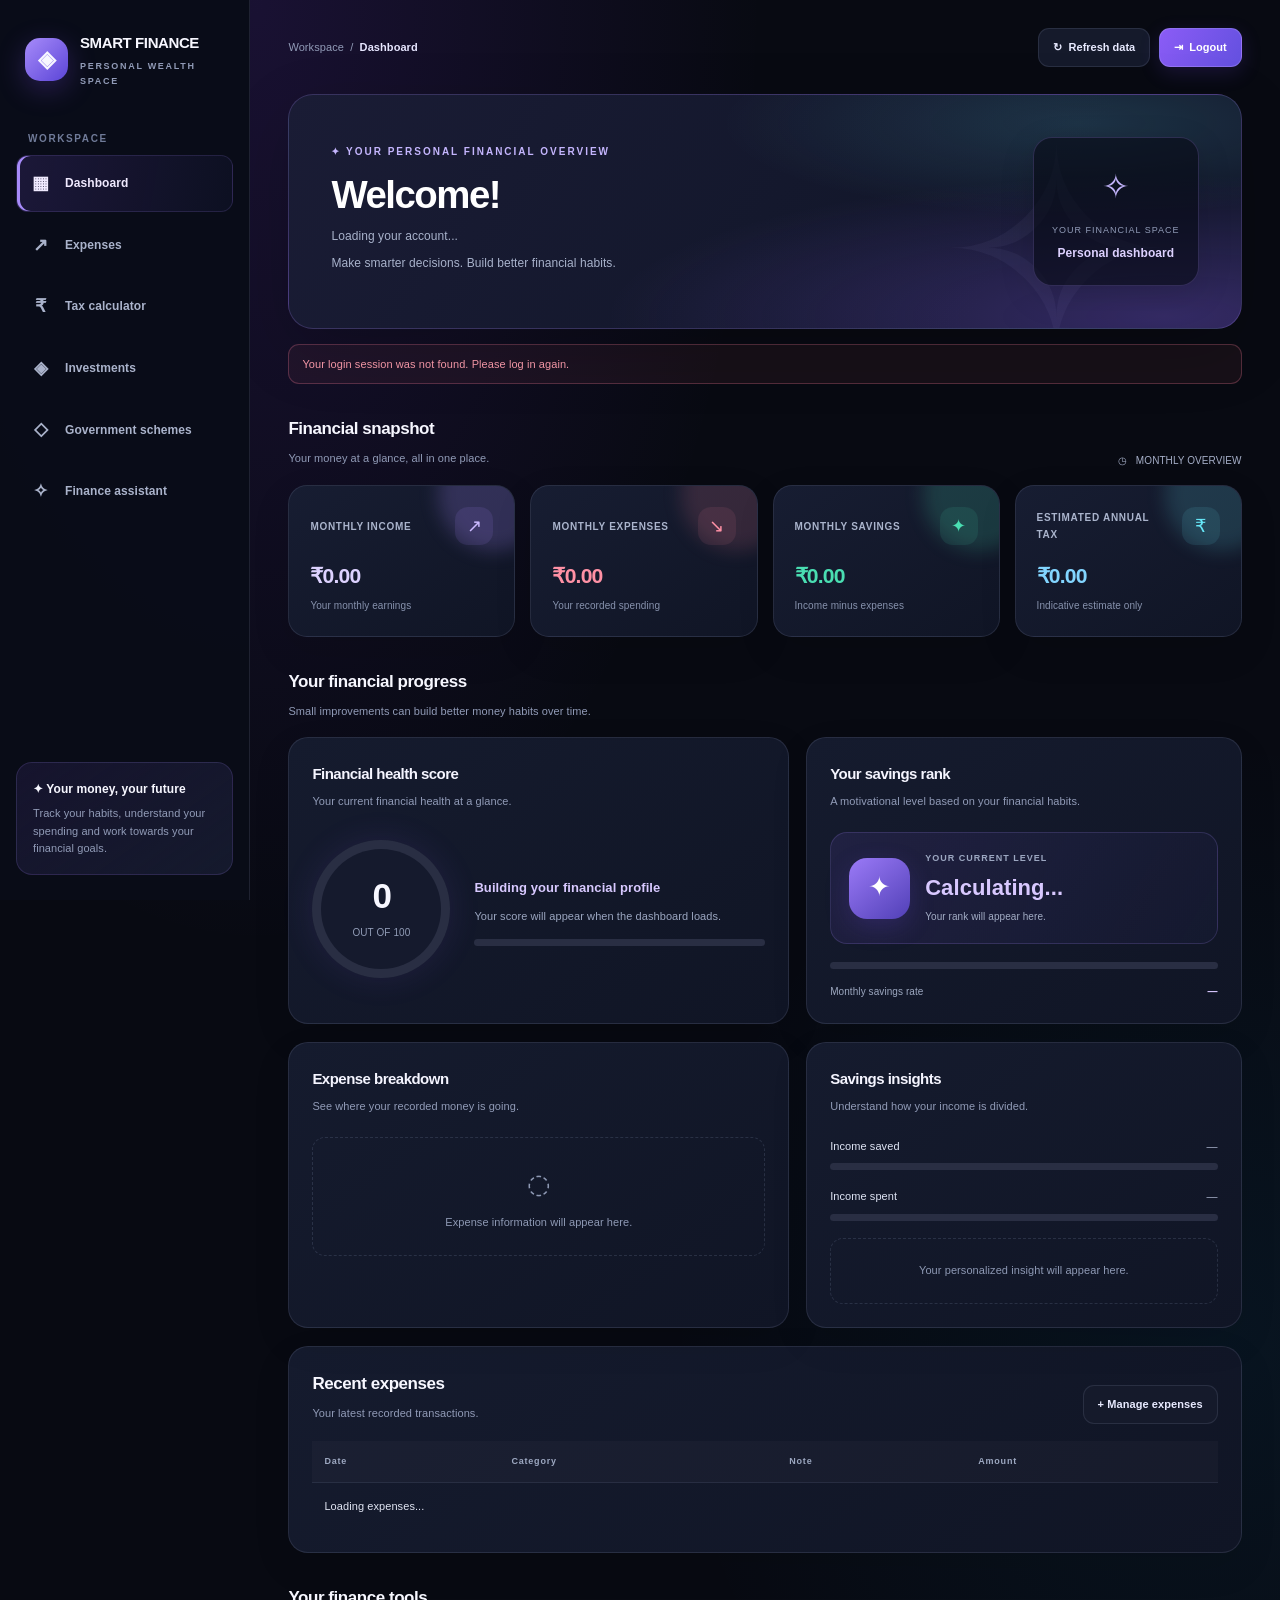
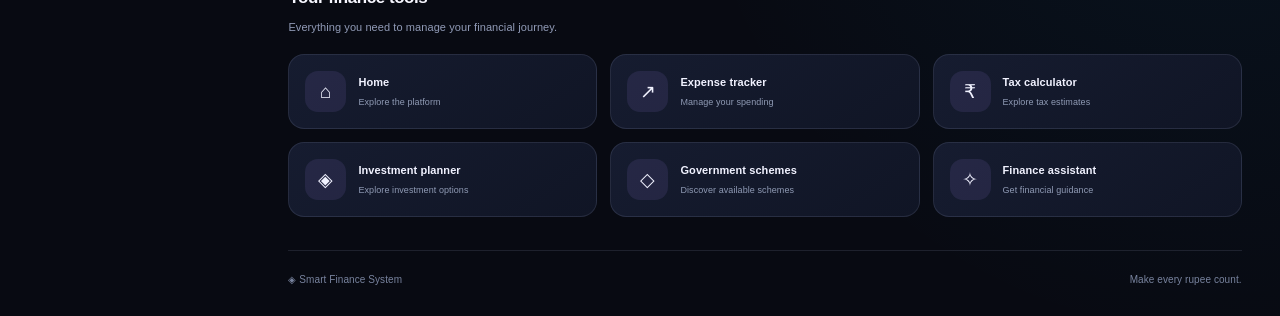
<file: frontend/pages/dashboard.html>
<!DOCTYPE html>
<html lang="en">
<head>
<meta charset="UTF-8">
<meta name="viewport" content="width=device-width, initial-scale=1">
<meta name="theme-color" content="#080a12">
<title>Dashboard | Smart Finance System</title>
<link rel="stylesheet" href="../css/style.css">

<style>
/* PREMIUM DASHBOARD — SELF-CONTAINED DESIGN */
:root {
  --db-bg:#080a12;
  --db-panel:#111629;
  --db-panel2:#171d33;
  --db-line:rgba(177,184,222,.13);
  --db-purple:#a78bfa;
  --db-cyan:#67e8f9;
  --db-green:#4adeb2;
  --db-red:#fb819a;
  --db-muted:#919bb7;
  --db-white:#f7f7ff;
}

* { box-sizing:border-box; }

body {
  margin:0 !important;
  min-height:100vh;
  color:var(--db-white) !important;
  background:
    radial-gradient(ellipse at 20% 0%,rgba(124,58,237,.15),transparent 35%),
    radial-gradient(ellipse at 95% 70%,rgba(14,165,233,.07),transparent 32%),
    var(--db-bg) !important;
  font-family:Inter,"Segoe UI",sans-serif !important;
}

.db-app {
  display:grid;
  grid-template-columns:250px minmax(0,1fr);
  min-height:100vh;
}

.db-sidebar {
  position:sticky;
  top:0;
  height:100vh;
  padding:25px 16px;
  background:rgba(10,13,24,.97);
  border-right:1px solid var(--db-line);
  display:flex;
  flex-direction:column;
  z-index:10;
}

.db-brand {
  display:flex;
  align-items:center;
  gap:12px;
  padding:5px 9px 28px;
  font-size:15px;
  font-weight:850;
  letter-spacing:-.4px;
}

.db-logo {
  width:43px;
  height:43px;
  flex-shrink:0;
  display:grid;
  place-items:center;
  border-radius:15px;
  background:linear-gradient(135deg,#a78bfa,#5b45d7);
  box-shadow:0 8px 28px #7549d94d;
  font-size:23px;
}

.db-brand small {
  display:block;
  color:var(--db-muted);
  font-size:9px;
  letter-spacing:1.7px;
  margin-top:3px;
}

.db-nav-label {
  color:#707b99;
  font-size:10px;
  font-weight:800;
  letter-spacing:1.6px;
  padding:13px 12px 8px;
}

.db-nav {
  display:flex;
  flex-direction:column;
  gap:5px;
}

.db-nav a {
  display:flex;
  align-items:center;
  gap:12px;
  padding:12px;
  color:#aab3cb;
  border:1px solid transparent;
  border-radius:12px;
  text-decoration:none;
  font-size:12px;
  font-weight:650;
  transition:.2s ease;
}

.db-nav a:hover,
.db-nav a.db-active {
  color:#f0eaff;
  background:linear-gradient(100deg,#8b5cf626,#6366f10c);
  border-color:#a78bfa24;
}

.db-nav a.db-active {
  box-shadow:inset 3px 0 #a78bfa;
}

.db-nav-icon {
  width:24px;
  text-align:center;
  font-size:18px;
}

.db-sidebar-bottom {
  margin-top:auto;
}

.db-sidebar-card {
  padding:16px;
  border:1px solid #a78bfa29;
  border-radius:16px;
  background:linear-gradient(145deg,#8b5cf71a,#151a2d);
}

.db-sidebar-card strong {
  display:block;
  font-size:12px;
  margin-bottom:6px;
}

.db-sidebar-card p {
  color:var(--db-muted);
  font-size:11px;
  line-height:1.6;
  margin:0;
}

.db-main {
  min-width:0;
  padding:28px clamp(18px,3vw,44px);
}

.db-topbar {
  display:flex;
  justify-content:space-between;
  align-items:center;
  gap:14px;
  margin-bottom:27px;
}

.db-breadcrumb {
  color:var(--db-muted);
  font-size:11px;
}

.db-breadcrumb strong { color:#e7e6ff; }

.db-actions {
  display:flex;
  gap:9px;
}

.db-btn {
  display:inline-flex;
  justify-content:center;
  align-items:center;
  gap:8px;
  min-height:39px;
  padding:9px 14px;
  border:1px solid var(--db-line);
  border-radius:11px;
  color:#e8eaff !important;
  background:#151a2b;
  cursor:pointer;
  text-decoration:none !important;
  font-size:11px;
  font-weight:750;
  transition:.2s ease;
}

.db-btn:hover {
  transform:translateY(-2px);
  border-color:#a78bfa88;
}

.db-btn-primary {
  color:white !important;
  background:linear-gradient(120deg,#8b5cf6,#6350df);
  border-color:#c4b5fd44;
  box-shadow:0 6px 20px #6946dc30;
}

.db-btn:disabled { opacity:.6; cursor:wait; }

.db-hero {
  position:relative;
  overflow:hidden;
  display:flex;
  justify-content:space-between;
  align-items:center;
  gap:25px;
  padding:clamp(25px,4vw,42px);
  min-height:220px;
  border:1px solid #a78bfa38;
  border-radius:25px;
  background:
    radial-gradient(ellipse at 83% 12%,#67e8f923,transparent 32%),
    radial-gradient(ellipse at 92% 95%,#8b5cf74a,transparent 45%),
    linear-gradient(125deg,#1a1c35,#111629 75%);
  box-shadow:0 22px 65px #0000002b;
}

.db-hero::after {
  content:"✧";
  position:absolute;
  right:7%;
  top:-80px;
  color:#c4b5fd0c;
  font-size:280px;
  pointer-events:none;
}

.db-hero-content { position:relative;z-index:1;min-width:0; }

.db-eyebrow {
  color:#c4b5fd;
  font-size:10px;
  font-weight:850;
  letter-spacing:2px;
}

.db-hero h1 {
  color:white !important;
  margin:12px 0 9px;
  font-size:clamp(27px,3vw,40px);
  font-weight:850;
  letter-spacing:-1.5px;
  line-height:1.18;
  overflow-wrap:anywhere;
}

.db-hero p {
  color:#a8b2cb !important;
  margin:5px 0;
  font-size:12px;
}

.db-hero-email { overflow-wrap:anywhere; }

.db-hero-badge {
  position:relative;
  z-index:1;
  flex-shrink:0;
  min-width:155px;
  padding:21px 18px;
  text-align:center;
  border:1px solid #a78bfa35;
  border-radius:19px;
  background:#080b18a6;
  box-shadow:0 10px 35px #00000020;
}

.db-hero-badge-icon {
  font-size:33px;
  color:#c4b5fd;
  margin-bottom:8px;
}

.db-hero-badge span {
  display:block;
  color:var(--db-muted);
  font-size:9px;
  letter-spacing:1px;
}

.db-hero-badge strong {
  display:block;
  color:#ddd1ff;
  font-size:12px;
  margin-top:5px;
}

.db-status {
  margin-top:15px;
  padding:10px 13px;
  border:1px solid var(--db-line);
  border-radius:11px;
  color:#bfc8dd;
  background:#121729bd;
  font-size:11px;
  overflow-wrap:anywhere;
}

.db-status.success {
  color:#75e9bd;
  border-color:#4adeb233;
  background:#10b9810c;
}

.db-status.error {
  color:#ff9eae;
  border-color:#fb819a44;
  background:#fb718510;
}

.db-section-head {
  display:flex;
  justify-content:space-between;
  align-items:end;
  gap:15px;
  margin:31px 0 16px;
}

.db-section-head h2 {
  color:#f7f7ff !important;
  margin:0;
  font-size:17px;
  font-weight:800;
  letter-spacing:-.45px;
}

.db-section-head p {
  margin:5px 0 0;
  color:var(--db-muted) !important;
  font-size:11px;
}

.db-period {
  color:#a5aec7;
  font-size:10px;
  white-space:nowrap;
}

.db-kpis {
  display:grid;
  grid-template-columns:repeat(4,minmax(0,1fr));
  gap:15px;
}

.db-kpi {
  position:relative;
  overflow:hidden;
  min-width:0;
  padding:21px;
  border:1px solid var(--db-line);
  border-radius:19px;
  background:linear-gradient(145deg,#171d32,#101525);
  box-shadow:0 14px 38px #0000001b;
  transition:transform .22s ease,border-color .22s ease;
}

.db-kpi:hover {
  transform:translateY(-4px);
  border-color:#a78bfa66;
}

.db-kpi::after {
  content:"";
  position:absolute;
  top:-47px;
  right:-36px;
  width:112px;
  height:112px;
  border-radius:50%;
  background:var(--db-glow,#a78bfa26);
  filter:blur(9px);
  pointer-events:none;
}

.db-kpi-income {--db-glow:#a78bfa36;}
.db-kpi-expense {--db-glow:#fb819a25;}
.db-kpi-saving {--db-glow:#4adeb22b;}
.db-kpi-tax {--db-glow:#67e8f926;}

.db-kpi-top {
  position:relative;
  z-index:1;
  display:flex;
  justify-content:space-between;
  align-items:center;
  gap:8px;
}

.db-kpi-label {
  color:#aab4cc;
  font-size:10px;
  font-weight:800;
  letter-spacing:.7px;
}

.db-kpi-icon {
  display:grid;
  place-items:center;
  width:38px;
  height:38px;
  flex-shrink:0;
  border-radius:13px;
  color:#cbbaff;
  background:#a78bfa1e;
  font-size:18px;
}

.db-kpi-expense .db-kpi-icon {color:#ff91a5;background:#fb819a17;}
.db-kpi-saving .db-kpi-icon {color:#4adeb2;background:#4adeb218;}
.db-kpi-tax .db-kpi-icon {color:#67e8f9;background:#67e8f918;}

.db-kpi-value {
  position:relative;
  z-index:1;
  color:#ddd2ff;
  margin:17px 0 6px;
  font-size:clamp(18px,1.65vw,25px);
  font-weight:850;
  letter-spacing:-.8px;
  line-height:1.35;
  overflow-wrap:anywhere;
}

.db-kpi-expense .db-kpi-value {color:#ff91a5;}
.db-kpi-saving .db-kpi-value {color:#4adeb2;}
.db-kpi-tax .db-kpi-value {color:#82d5ff;}

.db-kpi-note {
  color:#8792ad;
  font-size:10px;
  margin:0;
}

.db-grid {
  display:grid;
  grid-template-columns:minmax(0,1.15fr) minmax(0,1fr);
  gap:17px;
}

.db-panel {
  min-width:0;
  padding:23px;
  border:1px solid var(--db-line);
  border-radius:20px;
  background:linear-gradient(145deg,#151b2e,#101525);
  box-shadow:0 14px 38px #00000017;
}

.db-panel h3 {
  color:#f5f5ff !important;
  margin:0;
  font-size:15px;
  font-weight:800;
}

.db-panel-sub {
  margin:5px 0 20px;
  color:var(--db-muted) !important;
  font-size:11px;
}

.db-score-layout {
  display:flex;
  align-items:center;
  gap:24px;
  min-height:155px;
}

.db-score-ring {
  --db-score-angle:0deg;
  position:relative;
  flex-shrink:0;
  display:grid;
  place-items:center;
  width:138px;
  height:138px;
  border-radius:50%;
  background:conic-gradient(from -90deg,#a78bfa 0deg,#67e8f9 var(--db-score-angle),#292e43 var(--db-score-angle),#292e43 360deg);
  box-shadow:0 0 34px #8b5cf71c;
}

.db-score-ring::before {
  content:"";
  position:absolute;
  inset:9px;
  border-radius:50%;
  background:#151a2d;
}

.db-score-inner {
  position:relative;
  z-index:1;
  text-align:center;
}

.db-score-number {
  display:block;
  font-size:35px;
  font-weight:850;
  letter-spacing:-1.5px;
  line-height:1.2;
}

.db-score-out {
  color:#909bb5;
  font-size:10px;
}

.db-score-info {min-width:0;flex:1;}

.db-score-info strong {
  color:#d8c9ff;
  font-size:13px;
}

.db-score-info p {
  color:#9ba6c0 !important;
  font-size:11px;
  line-height:1.7;
  margin:7px 0 13px;
}

.db-progress {
  height:7px;
  border-radius:50px;
  overflow:hidden;
  background:#292e43;
}

.db-progress-fill {
  height:100%;
  width:0;
  border-radius:inherit;
  background:linear-gradient(90deg,#7c3aed,#c4b5fd,#67e8f9);
  transition:width .5s ease;
}

.db-rank-card {
  display:flex;
  align-items:center;
  gap:15px;
  padding:18px;
  border:1px solid #a78bfa2e;
  border-radius:17px;
  background:linear-gradient(120deg,#8b5cf71c,#6366f10a);
}

.db-rank-icon {
  display:grid;
  place-items:center;
  width:61px;
  height:61px;
  flex-shrink:0;
  border-radius:18px;
  background:linear-gradient(140deg,#9b7af7,#5140b7);
  color:white;
  font-size:27px;
  box-shadow:0 8px 24px #6946dc35;
}

.db-rank-caption {
  color:#9ca7c1;
  font-size:9px;
  font-weight:800;
  letter-spacing:1px;
}

.db-rank-name {
  color:#d8c8ff !important;
  margin:3px 0;
  font-size:22px;
  font-weight:850;
}

.db-rank-description {
  color:#a3adc5 !important;
  margin:0;
  font-size:10px;
  line-height:1.6;
}

.db-rank-footer {
  display:flex;
  justify-content:space-between;
  gap:10px;
  margin-top:14px;
  color:#9ca7bf;
  font-size:10px;
}

.db-rank-footer strong {color:#d8c8ff;}

.db-category {margin:17px 0;}

.db-category-meta {
  display:flex;
  justify-content:space-between;
  gap:10px;
  margin-bottom:8px;
  font-size:11px;
}

.db-category-name {color:#e0e5f5;overflow-wrap:anywhere;}
.db-category-value {color:#aab4cc;white-space:nowrap;}

.db-category-track {
  height:7px;
  overflow:hidden;
  border-radius:99px;
  background:#292e43;
}

.db-category-fill {
  height:100%;
  width:0;
  border-radius:inherit;
  background:linear-gradient(90deg,#7c3aed,#c4b5fd,#67e8f9);
}

.db-empty {
  padding:22px 13px;
  text-align:center;
  color:#8e99b4;
  font-size:11px;
  line-height:1.8;
  border:1px dashed #a0aed22a;
  border-radius:13px;
}

.db-empty-icon {
  display:block;
  font-size:27px;
  margin-bottom:5px;
}

.db-table-panel {margin-top:18px;}

.db-table-wrap {width:100%;overflow-x:auto;}

.db-table {
  width:100%;
  min-width:490px;
  border-collapse:collapse;
  font-size:11px;
}

.db-table th {
  padding:13px 12px;
  color:#9da8c1;
  text-align:left;
  background:#ffffff06;
  border-bottom:1px solid var(--db-line);
  font-size:9px;
  letter-spacing:.8px;
}

.db-table td {
  padding:14px 12px;
  color:#e1e5f3;
  border-bottom:1px solid #a0aed214;
  overflow-wrap:anywhere;
}

.db-table tbody tr:hover td {background:#a78bfa09;}
.db-table tbody tr:last-child td {border-bottom:0;}
.db-table .db-expense-amount {color:#ff9bad;font-weight:750;}

.db-tools {
  display:grid;
  grid-template-columns:repeat(3,minmax(0,1fr));
  gap:13px;
}

.db-tool {
  display:flex;
  align-items:center;
  gap:12px;
  min-width:0;
  padding:16px;
  border:1px solid var(--db-line);
  border-radius:16px;
  color:#f1f2ff !important;
  background:linear-gradient(145deg,#161c30,#101525);
  text-decoration:none !important;
  transition:transform .2s ease,border-color .2s ease;
}

.db-tool:hover {
  transform:translateY(-3px);
  border-color:#a78bfa70;
}

.db-tool-icon {
  display:grid;
  place-items:center;
  width:41px;
  height:41px;
  flex-shrink:0;
  border-radius:13px;
  background:#a78bfa1b;
  font-size:19px;
}

.db-tool strong {display:block;font-size:11px;}
.db-tool small {display:block;margin-top:4px;color:#909bb5;font-size:9px;}

.db-footer {
  display:flex;
  justify-content:space-between;
  gap:12px;
  margin-top:33px;
  padding-top:20px;
  border-top:1px solid var(--db-line);
  color:#78839e;
  font-size:10px;
}

.db-app a:focus-visible,
.db-app button:focus-visible {
  outline:2px solid #a78bfa;
  outline-offset:3px;
}

@media(max-width:1200px) {
  .db-app {grid-template-columns:205px minmax(0,1fr);}
  .db-main {padding:24px 20px;}
  .db-kpis {grid-template-columns:repeat(2,minmax(0,1fr));}
  .db-tools {grid-template-columns:repeat(2,minmax(0,1fr));}
}

@media(max-width:850px) {
  .db-app {grid-template-columns:1fr;}
  .db-sidebar {
    position:relative;
    top:auto;
    height:auto;
    padding:13px 15px;
    border-right:0;
    border-bottom:1px solid var(--db-line);
  }
  .db-brand {padding:0 5px 12px;}
  .db-nav-label,.db-sidebar-bottom {display:none;}
  .db-nav {
    flex-direction:row;
    overflow-x:auto;
    padding-bottom:4px;
  }
  .db-nav a {
    flex-shrink:0;
    padding:10px;
    font-size:10px;
  }
  .db-nav a.db-active {box-shadow:inset 0 -2px #a78bfa;}
  .db-nav-icon {width:auto;}
  .db-main {padding:22px 18px;}
  .db-grid {grid-template-columns:1fr;}
}

@media(max-width:560px) {
  .db-main {padding:17px 12px;}
  .db-topbar {align-items:flex-start;flex-direction:column;margin-bottom:18px;}
  .db-actions {width:100%;}
  .db-actions .db-btn {flex:1;}
  .db-hero {padding:23px 19px;min-height:0;}
  .db-hero h1 {font-size:29px;}
  .db-hero-badge {display:none;}
  .db-kpis {gap:10px;}
  .db-kpi {padding:15px 12px;border-radius:15px;}
  .db-kpi-label {font-size:9px;letter-spacing:.2px;}
  .db-kpi-icon {width:30px;height:30px;font-size:14px;border-radius:10px;}
  .db-kpi-value {font-size:clamp(16px,4.5vw,22px);margin-top:13px;}
  .db-kpi-note {font-size:9px;}
  .db-panel {padding:18px 14px;}
  .db-score-layout {flex-direction:column;align-items:stretch;}
  .db-score-ring {width:125px;height:125px;align-self:center;}
  .db-score-info {width:100%;}
  .db-tools {grid-template-columns:1fr;}
  .db-section-head h2 {font-size:15px;}
  .db-footer {flex-direction:column;}
}

@media(prefers-reduced-motion:reduce) {
  *,*::before,*::after {
    animation:none !important;
    transition:none !important;
    scroll-behavior:auto !important;
  }
}
</style>
</head>

<body>
<div class="db-app">

  <aside class="db-sidebar">
    <div class="db-brand">
      <span class="db-logo">◈</span>
      <span>SMART FINANCE<small>PERSONAL WEALTH SPACE</small></span>
    </div>

    <div class="db-nav-label">WORKSPACE</div>
    <nav class="db-nav" aria-label="Main navigation">
      <a class="db-active" href="dashboard.html"><span class="db-nav-icon">▦</span>Dashboard</a>
      <a href="expenses.html"><span class="db-nav-icon">↗</span>Expenses</a>
      <a href="tax.html"><span class="db-nav-icon">₹</span>Tax calculator</a>
      <a href="investments.html"><span class="db-nav-icon">◈</span>Investments</a>
      <a href="schemes.html"><span class="db-nav-icon">◇</span>Government schemes</a>
      <a href="chatbot.html"><span class="db-nav-icon">✧</span>Finance assistant</a>
    </nav>

    <div class="db-sidebar-bottom">
      <div class="db-sidebar-card">
        <strong>✦ Your money, your future</strong>
        <p>Track your habits, understand your spending and work towards your financial goals.</p>
      </div>
    </div>
  </aside>

  <main class="db-main">
    <header class="db-topbar">
      <div class="db-breadcrumb">Workspace&nbsp; / &nbsp;<strong>Dashboard</strong></div>
      <div class="db-actions">
        <button type="button" class="db-btn" id="refresh-button">↻ &nbsp;Refresh data</button>
        <button type="button" class="db-btn db-btn-primary" id="logout-button">⇥ &nbsp;Logout</button>
      </div>
    </header>

    <section class="db-hero">
      <div class="db-hero-content">
        <div class="db-eyebrow">✦ YOUR PERSONAL FINANCIAL OVERVIEW</div>
        <h1 id="greet">Welcome!</h1>
        <p class="db-hero-email" id="user-email">Loading your account...</p>
        <p>Make smarter decisions. Build better financial habits.</p>
      </div>
      <div class="db-hero-badge">
        <div class="db-hero-badge-icon">✧</div>
        <span>YOUR FINANCIAL SPACE</span>
        <strong>Personal dashboard</strong>
      </div>
    </section>

    <div id="status" class="db-status" role="status" aria-live="polite">
      Loading your financial information...
    </div>

    <div class="db-section-head">
      <div>
        <h2>Financial snapshot</h2>
        <p>Your money at a glance, all in one place.</p>
      </div>
      <span class="db-period">◷ &nbsp; MONTHLY OVERVIEW</span>
    </div>

    <section class="db-kpis">
      <article class="db-kpi db-kpi-income">
        <div class="db-kpi-top">
          <span class="db-kpi-label">MONTHLY INCOME</span>
          <span class="db-kpi-icon">↗</span>
        </div>
        <p class="db-kpi-value" id="kpi-income">₹0.00</p>
        <p class="db-kpi-note">Your monthly earnings</p>
      </article>

      <article class="db-kpi db-kpi-expense">
        <div class="db-kpi-top">
          <span class="db-kpi-label">MONTHLY EXPENSES</span>
          <span class="db-kpi-icon">↘</span>
        </div>
        <p class="db-kpi-value" id="kpi-exp">₹0.00</p>
        <p class="db-kpi-note">Your recorded spending</p>
      </article>

      <article class="db-kpi db-kpi-saving">
        <div class="db-kpi-top">
          <span class="db-kpi-label">MONTHLY SAVINGS</span>
          <span class="db-kpi-icon">✦</span>
        </div>
        <p class="db-kpi-value" id="kpi-save">₹0.00</p>
        <p class="db-kpi-note" id="savings-note">Income minus expenses</p>
      </article>

      <article class="db-kpi db-kpi-tax">
        <div class="db-kpi-top">
          <span class="db-kpi-label">ESTIMATED ANNUAL TAX</span>
          <span class="db-kpi-icon">₹</span>
        </div>
        <p class="db-kpi-value" id="kpi-tax">₹0.00</p>
        <p class="db-kpi-note">Indicative estimate only</p>
      </article>
    </section>

    <div class="db-section-head">
      <div>
        <h2>Your financial progress</h2>
        <p>Small improvements can build better money habits over time.</p>
      </div>
    </div>

    <section class="db-grid">
      <article class="db-panel">
        <h3>Financial health score</h3>
        <p class="db-panel-sub">Your current financial health at a glance.</p>

        <div class="db-score-layout">
          <div class="db-score-ring" id="score-ring" role="img" aria-label="Financial health score">
            <div class="db-score-inner">
              <span class="db-score-number" id="score-num">0</span>
              <span class="db-score-out">OUT OF 100</span>
            </div>
          </div>

          <div class="db-score-info">
            <strong id="score-title">Building your financial profile</strong>
            <p id="score-description">Your score will appear when the dashboard loads.</p>
            <div class="db-progress"><div class="db-progress-fill" id="score-bar"></div></div>
          </div>
        </div>
      </article>

      <article class="db-panel">
        <h3>Your savings rank</h3>
        <p class="db-panel-sub">A motivational level based on your financial habits.</p>

        <div class="db-rank-card">
          <div class="db-rank-icon" id="rank-emblem">✦</div>
          <div>
            <div class="db-rank-caption">YOUR CURRENT LEVEL</div>
            <div class="db-rank-name" id="rank-name">Calculating...</div>
            <p class="db-rank-description" id="rank-description">Your rank will appear here.</p>
          </div>
        </div>

        <div class="db-progress" style="margin-top:18px">
          <div class="db-progress-fill" id="rank-bar"></div>
        </div>
        <div class="db-rank-footer">
          <span>Monthly savings rate</span>
          <strong id="savings-rate">—</strong>
        </div>
      </article>
    </section>

    <section class="db-grid" style="margin-top:18px">
      <article class="db-panel">
        <h3>Expense breakdown</h3>
        <p class="db-panel-sub">See where your recorded money is going.</p>
        <div id="category-list">
          <div class="db-empty"><span class="db-empty-icon">◌</span>Expense information will appear here.</div>
        </div>
      </article>

      <article class="db-panel">
        <h3>Savings insights</h3>
        <p class="db-panel-sub">Understand how your income is divided.</p>

        <div class="db-category">
          <div class="db-category-meta">
            <span class="db-category-name">Income saved</span>
            <span class="db-category-value" id="insight-saved">—</span>
          </div>
          <div class="db-category-track"><div class="db-category-fill" id="insight-bar"></div></div>
        </div>

        <div class="db-category">
          <div class="db-category-meta">
            <span class="db-category-name">Income spent</span>
            <span class="db-category-value" id="insight-spent">—</span>
          </div>
          <div class="db-category-track">
            <div class="db-category-fill" id="insight-spent-bar" style="background:linear-gradient(90deg,#e65d7a,#ff9bad)"></div>
          </div>
        </div>

        <div class="db-empty" id="insight-message">
          Your personalized insight will appear here.
        </div>
      </article>
    </section>

    <section class="db-panel db-table-panel">
      <div class="db-section-head" style="margin:0 0 17px">
        <div>
          <h2>Recent expenses</h2>
          <p>Your latest recorded transactions.</p>
        </div>
        <a class="db-btn" href="expenses.html">+ Manage expenses</a>
      </div>

      <div class="db-table-wrap">
        <table class="db-table">
          <thead>
            <tr><th>Date</th><th>Category</th><th>Note</th><th>Amount</th></tr>
          </thead>
          <tbody id="recent-expenses">
            <tr><td colspan="4">Loading expenses...</td></tr>
          </tbody>
        </table>
      </div>
    </section>

    <div class="db-section-head">
      <div>
        <h2>Your finance tools</h2>
        <p>Everything you need to manage your financial journey.</p>
      </div>
    </div>

    <section class="db-tools">
      <a class="db-tool" href="../index.html"><span class="db-tool-icon">⌂</span><span><strong>Home</strong><small>Explore the platform</small></span></a>
      <a class="db-tool" href="expenses.html"><span class="db-tool-icon">↗</span><span><strong>Expense tracker</strong><small>Manage your spending</small></span></a>
      <a class="db-tool" href="tax.html"><span class="db-tool-icon">₹</span><span><strong>Tax calculator</strong><small>Explore tax estimates</small></span></a>
      <a class="db-tool" href="investments.html"><span class="db-tool-icon">◈</span><span><strong>Investment planner</strong><small>Explore investment options</small></span></a>
      <a class="db-tool" href="schemes.html"><span class="db-tool-icon">◇</span><span><strong>Government schemes</strong><small>Discover available schemes</small></span></a>
      <a class="db-tool" href="chatbot.html"><span class="db-tool-icon">✧</span><span><strong>Finance assistant</strong><small>Get financial guidance</small></span></a>
    </section>

    <footer class="db-footer">
      <span>◈ Smart Finance System</span>
      <span>Make every rupee count.</span>
    </footer>
  </main>
</div>

<script src="../js/main.js"></script>
<script>
const $ = id => document.getElementById(id);

function showStatus(message, type = "") {
  const el = $("status");
  el.textContent = message;
  el.className = "db-status" + (type ? " " + type : "");
}

function formatMoney(value) {
  const number = Number(value);
  if (!Number.isFinite(number)) return "₹0.00";
  return number.toLocaleString("en-IN", {
    style:"currency",
    currency:"INR",
    minimumFractionDigits:2,
    maximumFractionDigits:2
  });
}

function addTextCell(row, value, className = "") {
  const cell = document.createElement("td");
  cell.textContent = value == null || value === "" ? "—" : String(value);
  if (className) cell.className = className;
  row.appendChild(cell);
}

function setBar(id, percentage) {
  $(id).style.width = Math.max(0,Math.min(100,percentage)) + "%";
}

function updateRank(score,income,savings) {
  let rank,description,emblem;

  if (income <= 0) {
    rank = "Starter";
    emblem = "✦";
    description = "Add your monthly income to begin tracking progress.";
  } else if (savings < 0) {
    rank = "Needs Improvement";
    emblem = "↗";
    description = "Spending exceeds income. Review your budget.";
  } else if (score >= 80) {
    rank = "Diamond";
    emblem = "◆";
    description = "Excellent progress. Keep building healthy habits.";
  } else if (score >= 60) {
    rank = "Platinum";
    emblem = "♛";
    description = "Strong progress. Continue saving consistently.";
  } else if (score >= 40) {
    rank = "Gold";
    emblem = "★";
    description = "Build momentum towards a stronger savings rate.";
  } else if (score >= 20) {
    rank = "Silver";
    emblem = "✧";
    description = "Keep tracking spending and setting savings goals.";
  } else {
    rank = "Bronze";
    emblem = "♜";
    description = "Start with a manageable budget and savings target.";
  }

  $("rank-name").textContent = rank;
  $("rank-description").textContent = description;
  $("rank-emblem").textContent = emblem;
  setBar("rank-bar",score);
}

function renderCategories(categories,totalExpenses) {
  const container = $("category-list");
  container.replaceChildren();

  const entries = Object.entries(categories || {})
    .filter(([,amount]) => Number.isFinite(Number(amount)))
    .sort((a,b) => Number(b[1])-Number(a[1]));

  if (!entries.length) {
    const empty = document.createElement("div");
    empty.className = "db-empty";
    const icon = document.createElement("span");
    icon.className = "db-empty-icon";
    icon.textContent = "◌";
    empty.append(icon,document.createTextNode("No expenses recorded yet. Add an expense to see your spending breakdown."));
    container.appendChild(empty);
    return;
  }

  entries.forEach(([category,amount]) => {
    const value = Math.max(0,Number(amount)||0);
    const row = document.createElement("div");
    row.className = "db-category";

    const meta = document.createElement("div");
    meta.className = "db-category-meta";

    const name = document.createElement("span");
    name.className = "db-category-name";
    name.textContent = category;

    const valueLabel = document.createElement("span");
    valueLabel.className = "db-category-value";
    valueLabel.textContent = formatMoney(value);

    meta.append(name,valueLabel);

    const track = document.createElement("div");
    track.className = "db-category-track";

    const fill = document.createElement("div");
    fill.className = "db-category-fill";
    fill.style.width = (totalExpenses > 0
      ? Math.min(100,value/totalExpenses*100)
      : 0) + "%";

    track.appendChild(fill);
    row.append(meta,track);
    container.appendChild(row);
  });
}

function renderExpenses(expenses) {
  const tbody = $("recent-expenses");
  tbody.replaceChildren();

  if (!Array.isArray(expenses) || !expenses.length) {
    const row = document.createElement("tr");
    const cell = document.createElement("td");
    cell.colSpan = 4;
    cell.textContent = "No expenses recorded yet. Your transactions will appear here.";
    row.appendChild(cell);
    tbody.appendChild(row);
    return;
  }

  expenses.forEach(expense => {
    const row = document.createElement("tr");
    addTextCell(row,expense.date);
    addTextCell(row,expense.category);
    addTextCell(row,expense.note);

    const amount = Number(expense.amount);
    addTextCell(
      row,
      formatMoney(expense.amount),
      Number.isFinite(amount) && amount >= 0 ? "db-expense-amount" : ""
    );
    tbody.appendChild(row);
  });
}

function updateInsights(income,expenses,savings) {
  const savedRate = income > 0
    ? Math.max(0,Math.min(100,savings/income*100))
    : 0;

  const spentRate = income > 0
    ? Math.max(0,Math.min(100,expenses/income*100))
    : 0;

  $("savings-rate").textContent = savedRate.toFixed(1) + "%";
  $("savings-note").textContent = savedRate.toFixed(1) + "% of income saved";
  $("insight-saved").textContent = savedRate.toFixed(1) + "%";
  $("insight-spent").textContent = spentRate.toFixed(1) + "%";

  setBar("insight-bar",savedRate);
  setBar("insight-spent-bar",spentRate);

  if (income <= 0) {
    $("insight-message").textContent =
      "Add your income to understand your savings and spending ratios.";
  } else if (savings < 0) {
    $("insight-message").textContent =
      "Your spending is higher than your income. Review expenses and adjust your budget.";
  } else if (savedRate >= 30) {
    $("insight-message").textContent =
      "Great work! Your current savings rate is strong. Continue reviewing your goals regularly.";
  } else if (savedRate >= 15) {
    $("insight-message").textContent =
      "You're building a savings habit. Consider setting a regular monthly savings target.";
  } else {
    $("insight-message").textContent =
      "Try setting a realistic savings target and reviewing recurring expenses.";
  }
}

async function loadDashboard() {
  $("refresh-button").disabled = true;
  showStatus("Refreshing your financial information...");

  let user;
  try {
    user = getUser();
  } catch (error) {
    console.error("Unable to read login session:",error);
  }

  if (!user || !user.email) {
    showStatus("Your login session was not found. Please log in again.","error");
    $("refresh-button").disabled = false;
    return;
  }

  $("greet").textContent = "Welcome, " + (user.name || "User") + "!";
  $("user-email").textContent = user.email;

  try {
    const data = await api(
      "/api/dashboard?email=" + encodeURIComponent(user.email)
    );

    if (!data || data.account_found === false || data.error) {
      throw new Error(data?.error || "Your account could not be found.");
    }

    $("greet").textContent =
      "Welcome, " + (data.name || user.name || "User") + "!";
    $("user-email").textContent = data.email || user.email;

    const income = Number(data.monthly_income) || 0;
    const expenses = Number(data.monthly_expenses) || 0;
    const savings = Number(data.monthly_savings) || 0;

    $("kpi-income").textContent = formatMoney(income);
    $("kpi-exp").textContent = formatMoney(expenses);
    $("kpi-save").textContent = formatMoney(savings);
    $("kpi-tax").textContent = formatMoney(data.annual_tax_estimate);

    const score = Math.max(0,Math.min(100,Number(data.financial_score)||0));

    $("score-num").textContent = score;
    $("score-ring").style.setProperty(
      "--db-score-angle",
      (score*3.6) + "deg"
    );
    $("score-ring").setAttribute(
      "aria-label","Financial health score: " + score + " out of 100"
    );

    $("score-title").textContent =
      score >= 80 ? "Excellent progress" :
      score >= 60 ? "Strong financial habits" :
      score >= 40 ? "Moving in the right direction" :
      score >= 20 ? "Room to improve" :
      "Build your financial foundation";

    $("score-description").textContent =
      "Your current score is " + score +
      "/100. Track your spending and savings consistently to monitor progress.";

    setBar("score-bar",score);
    updateRank(score,income,savings);
    updateInsights(income,expenses,savings);
    renderCategories(data.expense_by_category,expenses);
    renderExpenses(data.recent_expenses);

    showStatus("Your financial dashboard is up to date.","success");
  } catch (error) {
    console.error("Dashboard loading error:",error);
    showStatus(
      error.message || "Unable to load your dashboard. Please try again.",
      "error"
    );
  } finally {
    $("refresh-button").disabled = false;
  }
}

$("refresh-button").addEventListener("click",loadDashboard);

$("logout-button").addEventListener("click",function() {
  sessionStorage.removeItem("fp_user");
  window.location.replace("login.html");
});

loadDashboard();
</script>
</body>
</html>
</file>
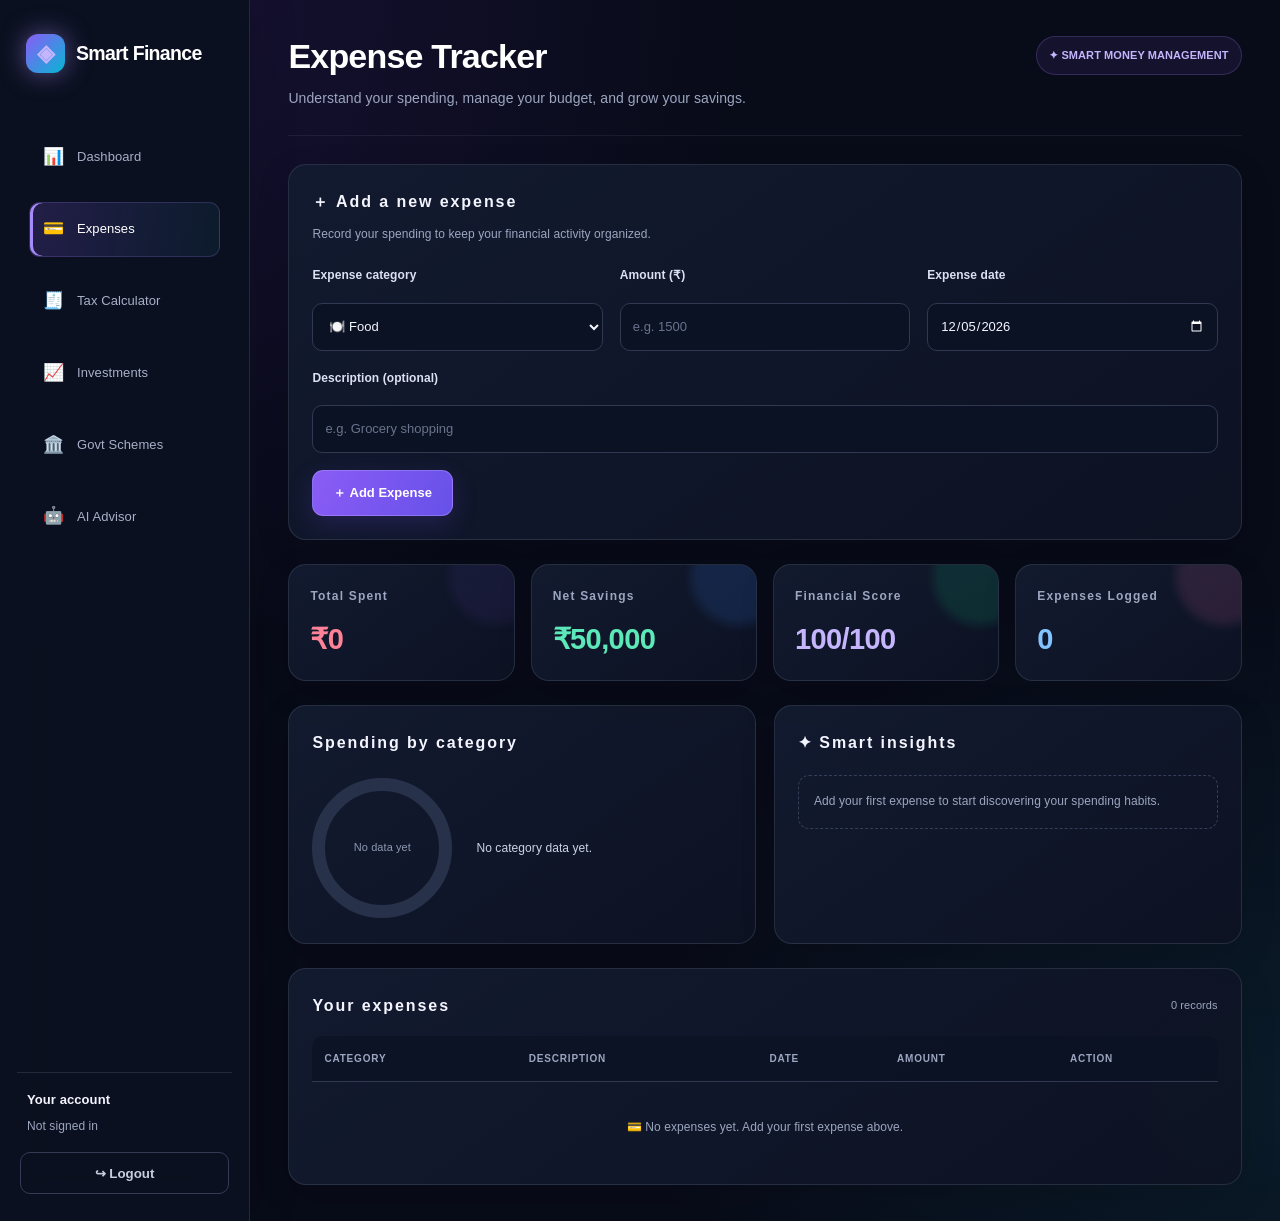
<file: frontend/pages/expenses.html>
<!DOCTYPE html>
<html lang="en">
<head>
  <meta charset="UTF-8">
  <meta name="viewport" content="width=device-width, initial-scale=1">
  <meta name="theme-color" content="#080b18">

  <title>Expense Tracker | Smart Finance System</title>
  <link rel="stylesheet" href="../css/style.css">

  <style>
    :root {
      --expense-bg: #080b18;
      --expense-panel: #11182b;
      --expense-border: rgba(148, 163, 184, .17);
      --expense-text: #f4f5ff;
      --expense-muted: #9ca6c0;
      --expense-purple: #a78bfa;
      --expense-cyan: #67e8f9;
      --expense-green: #6ee7b7;
      --expense-red: #fca5a5;
    }

    * { box-sizing: border-box; }

    body {
      margin: 0;
      min-height: 100vh;
      background:
        radial-gradient(ellipse at 10% 0%, rgba(124,58,237,.13), transparent 38%),
        radial-gradient(ellipse at 100% 90%, rgba(34,211,238,.08), transparent 35%),
        var(--expense-bg);
      color: var(--expense-text);
      font-family: Inter, "Segoe UI", Arial, sans-serif;
    }

    .page-wrap {
      display: flex;
      min-height: 100vh;
    }

    .sidebar {
      width: 250px;
      flex: 0 0 250px;
      min-height: 100vh;
      padding: 27px 17px;
      display: flex;
      flex-direction: column;
      background: rgba(12, 17, 33, .96);
      border-right: 1px solid var(--expense-border);
    }

    .sb-brand {
      display: flex;
      align-items: center;
      gap: 11px;
      padding: 5px 9px 30px;
      color: #fff;
      font-size: 19px;
      font-weight: 800;
    }

    .logo-icon {
      display: grid;
      place-items: center;
      width: 39px;
      height: 39px;
      border-radius: 12px;
      background: linear-gradient(135deg, #8b5cf6, #06b6d4);
      color: #fff;
      font-size: 23px;
    }

    .sb-nav {
      display: grid;
      gap: 7px;
    }

    .sb-item {
      display: flex;
      align-items: center;
      gap: 12px;
      padding: 12px 13px;
      border: 1px solid transparent;
      border-radius: 11px;
      color: #a7b0c8;
      text-decoration: none;
      font-size: 13px;
      transition: background .2s, color .2s, border-color .2s;
    }

    .sb-item:hover,
    .sb-item.active {
      color: #fff;
      border-color: rgba(167,139,250,.19);
      background: linear-gradient(100deg, rgba(139,92,246,.19), rgba(34,211,238,.06));
    }

    .sb-item.active {
      box-shadow: inset 3px 0 #a78bfa;
    }

    .sb-icon { font-size: 17px; }

    .sb-user {
      display: grid;
      gap: 5px;
      margin-top: auto;
      padding: 16px 10px;
      border-top: 1px solid var(--expense-border);
      color: var(--expense-muted);
      font-size: 12px;
      overflow-wrap: anywhere;
    }

    .sb-user strong {
      color: #f4f5ff;
      font-size: 13px;
    }

    .sb-logout { padding: 0 3px; }

    .sb-logout button {
      width: 100%;
      min-height: 42px;
      border: 1px solid #343c55;
      border-radius: 10px;
      background: transparent;
      color: #c7cee0;
      cursor: pointer;
    }

    .sb-logout button:hover {
      border-color: #f87171;
      color: #fca5a5;
    }

    .main-content {
      width: 100%;
      min-width: 0;
      max-width: 1700px;
      margin: 0 auto;
      padding: 36px clamp(18px, 3vw, 45px);
    }

    .page-header {
      display: flex;
      align-items: flex-start;
      justify-content: space-between;
      gap: 20px;
      margin-bottom: 28px;
    }

    .page-header h1 {
      margin: 0 0 10px;
      color: #fff;
      font-size: clamp(25px, 3vw, 34px);
      letter-spacing: -.8px;
    }

    .page-header p {
      margin: 0;
      color: var(--expense-muted);
      font-size: 14px;
      line-height: 1.7;
    }

    .header-chip {
      flex-shrink: 0;
      padding: 9px 12px;
      border: 1px solid rgba(167,139,250,.22);
      border-radius: 30px;
      background: rgba(139,92,246,.09);
      color: #c4b5fd;
      font-size: 11px;
      font-weight: 700;
    }

    .card {
      min-width: 0;
      padding: 23px;
      border: 1px solid var(--expense-border);
      border-radius: 18px;
      background: linear-gradient(145deg, rgba(19,27,48,.96), rgba(13,19,35,.96));
      box-shadow: 0 12px 36px rgba(0,0,0,.12);
      transition: border-color .2s, transform .2s;
    }

    .card-title {
      margin-bottom: 19px;
      color: #f4f5ff;
      font-size: 16px;
      font-weight: 750;
    }

    .add-card { margin-bottom: 24px; }

    .section-description {
      margin: -10px 0 21px;
      color: var(--expense-muted);
      font-size: 12px;
      line-height: 1.7;
    }

    .form-row-3 {
      display: grid;
      grid-template-columns: repeat(3, minmax(0, 1fr));
      gap: 17px;
    }

    .form-group {
      display: grid;
      gap: 9px;
      margin-bottom: 17px;
    }

    .form-group label {
      color: #dce1f2;
      font-size: 12px;
      font-weight: 650;
    }

    .form-group input,
    .form-group select {
      width: 100%;
      min-width: 0;
      height: 46px;
      padding: 0 12px;
      border: 1px solid #303951;
      border-radius: 10px;
      outline: none;
      background: #0b1223;
      color: #f4f5ff;
      font: inherit;
      font-size: 13px;
      color-scheme: dark;
      transition: border-color .2s, box-shadow .2s;
    }

    .form-group input::placeholder { color: #68738d; }

    .form-group input:focus,
    .form-group select:focus {
      border-color: #8b5cf6;
      box-shadow: 0 0 0 3px rgba(139,92,246,.13);
    }

    .btn-primary {
      min-height: 46px;
      padding: 0 20px;
      border: 0;
      border-radius: 11px;
      background: linear-gradient(100deg, #7c3aed, #6366f1 60%, #0891b2);
      color: #fff;
      cursor: pointer;
      font: inherit;
      font-size: 13px;
      font-weight: 750;
      box-shadow: 0 8px 23px rgba(99,102,241,.2);
      transition: transform .2s, opacity .2s;
    }

    .btn-primary:hover:not(:disabled) { transform: translateY(-2px); }
    .btn-primary:disabled { opacity: .65; cursor: wait; }

    .alert {
      margin: 0 0 20px;
      padding: 13px 15px;
      border: 1px solid rgba(248,113,113,.23);
      border-radius: 11px;
      background: rgba(239,68,68,.08);
      color: #fca5a5;
      font-size: 13px;
      line-height: 1.6;
      overflow-wrap: anywhere;
    }

    .alert-success {
      border-color: rgba(52,211,153,.25);
      background: rgba(52,211,153,.08);
      color: #6ee7b7;
    }

    .alert-info {
      margin: 0;
      border-color: rgba(103,232,249,.16);
      background: rgba(34,211,238,.05);
      color: #a5e9f4;
    }

    .grid-4 {
      display: grid;
      grid-template-columns: repeat(4, minmax(0, 1fr));
      gap: 16px;
    }

    .kpi {
      position: relative;
      overflow: hidden;
      padding: 21px;
    }

    .kpi::after {
      position: absolute;
      top: -35px;
      right: -30px;
      width: 95px;
      height: 95px;
      border-radius: 50%;
      background: rgba(139,92,246,.07);
      content: "";
      pointer-events: none;
    }

    .kpi-label {
      margin-bottom: 15px;
      color: var(--expense-muted);
      font-size: 12px;
    }

    .kpi-value {
      font-size: clamp(21px, 2.4vw, 29px);
      font-weight: 800;
      letter-spacing: -.6px;
      overflow-wrap: anywhere;
    }

    .red { color: var(--expense-red); }
    .green { color: var(--expense-green); }
    .amber { color: #fcd34d; }
    .blue { color: var(--expense-cyan); }

    .grid-2 {
      display: grid;
      grid-template-columns: minmax(0, 1fr) minmax(0, 1fr);
      gap: 18px;
      margin-top: 24px;
      margin-bottom: 24px;
    }

    .chart-layout {
      display: flex;
      align-items: center;
      gap: 24px;
      min-height: 145px;
    }

    #pie-chart {
      width: 140px !important;
      height: 140px !important;
      flex-shrink: 0;
    }

    #pie-chart svg,
    #pie-chart canvas {
      max-width: 100%;
      max-height: 100%;
    }

    #pie-chart-legend {
      display: grid;
      gap: 12px;
      min-width: 0;
      flex: 1;
      color: #cbd2e6;
      font-size: 12px;
    }

    .empty-chart {
      display: grid;
      place-items: center;
      width: 130px;
      height: 130px;
      flex-shrink: 0;
      border: 13px solid #27314a;
      border-radius: 50%;
      color: #8d98b2;
      font-size: 11px;
      text-align: center;
    }

    #insights {
      display: flex;
      flex-direction: column;
      gap: 10px;
    }

    .insight-empty {
      padding: 15px;
      border: 1px dashed #343e59;
      border-radius: 11px;
      color: var(--expense-muted);
      font-size: 12px;
      line-height: 1.8;
    }

    .table-card { padding-bottom: 10px; }

    .table-heading {
      display: flex;
      align-items: center;
      justify-content: space-between;
      gap: 12px;
      margin-bottom: 17px;
    }

    .table-heading .card-title { margin: 0; }

    .table-count {
      color: var(--expense-muted);
      font-size: 11px;
    }

    .table-scroll {
      width: 100%;
      overflow-x: auto;
      border-radius: 10px;
    }

    .data-table {
      width: 100%;
      border-collapse: collapse;
      white-space: nowrap;
      font-size: 12px;
    }

    .data-table th {
      padding: 14px 12px;
      border-bottom: 1px solid #303951;
      background: rgba(11,18,35,.7);
      color: #9ca6c0;
      font-size: 10px;
      font-weight: 750;
      letter-spacing: .8px;
      text-align: left;
      text-transform: uppercase;
    }

    .data-table td {
      padding: 15px 12px;
      border-bottom: 1px solid rgba(148,163,184,.1);
      color: #dce1f2;
      vertical-align: middle;
    }

    .data-table tbody tr:hover { background: rgba(139,92,246,.045); }
    .data-table tbody tr:last-child td { border-bottom: 0; }

    .badge {
      display: inline-block;
      padding: 6px 9px;
      border: 1px solid rgba(167,139,250,.2);
      border-radius: 20px;
      background: rgba(139,92,246,.1);
      color: #c4b5fd;
      font-size: 10px;
      font-weight: 700;
    }

    .btn-danger {
      padding: 7px 10px;
      border: 1px solid rgba(248,113,113,.22);
      border-radius: 8px;
      background: rgba(239,68,68,.07);
      color: #fca5a5;
      cursor: pointer;
      font: inherit;
      font-size: 11px;
    }

    .btn-danger:hover {
      border-color: rgba(248,113,113,.55);
      background: rgba(239,68,68,.14);
    }

    .btn-danger:disabled { opacity: .6; cursor: wait; }

    .empty-table {
      padding: 35px 15px !important;
      color: var(--expense-muted) !important;
      text-align: center;
      white-space: normal;
      line-height: 1.8;
    }

    .empty-table span {
      display: block;
      margin-bottom: 7px;
      font-size: 25px;
    }

    @media (max-width: 1100px) {
      .sidebar {
        width: 215px;
        flex-basis: 215px;
      }

      .grid-4 { grid-template-columns: repeat(2, minmax(0, 1fr)); }
      .form-row-3 { grid-template-columns: repeat(2, minmax(0, 1fr)); }
    }

    @media (max-width: 760px) {
      .page-wrap { display: block; }

      .sidebar {
        width: 100%;
        min-height: auto;
        padding: 15px;
        border-right: 0;
        border-bottom: 1px solid var(--expense-border);
      }

      .sb-brand { padding: 2px 5px 15px; }

      .sb-nav {
        display: flex;
        gap: 7px;
        overflow-x: auto;
        padding-bottom: 7px;
      }

      .sb-item {
        flex-shrink: 0;
        padding: 10px 12px;
      }

      .sb-user {
        margin-top: 12px;
        padding: 11px 5px;
      }

      .sb-logout { display: none; }

      .main-content { padding: 24px 15px; }

      .grid-2 { grid-template-columns: 1fr; }
      .form-row-3 { grid-template-columns: 1fr; gap: 0; }
      .page-header { align-items: flex-start; }
      .header-chip { display: none; }
    }

    @media (max-width: 420px) {
      .grid-4 { grid-template-columns: 1fr 1fr; gap: 10px; }
      .kpi { padding: 15px; }
      .kpi-value { font-size: 21px; }
      .card { padding: 17px; }
      .chart-layout { gap: 12px; }
      #pie-chart { width: 105px !important; height: 105px !important; }
    }

    @media (prefers-reduced-motion: reduce) {
      *, *::before, *::after {
        animation-duration: .01ms !important;
        transition-duration: .01ms !important;
      }
    }
  </style>
</head>

<body>
<div class="page-wrap">

  <aside class="sidebar">
    <div class="sb-brand">
      <span class="logo-icon">◈</span>
      <span>Smart Finance</span>
    </div>

    <nav class="sb-nav" aria-label="Main navigation">
      <a class="sb-item" href="dashboard.html"><span class="sb-icon">📊</span> Dashboard</a>
      <a class="sb-item active" href="expenses.html" aria-current="page"><span class="sb-icon">💳</span> Expenses</a>
      <a class="sb-item" href="tax.html"><span class="sb-icon">🧾</span> Tax Calculator</a>
      <a class="sb-item" href="investments.html"><span class="sb-icon">📈</span> Investments</a>
      <a class="sb-item" href="schemes.html"><span class="sb-icon">🏛️</span> Govt Schemes</a>
      <a class="sb-item" href="chatbot.html"><span class="sb-icon">🤖</span> AI Advisor</a>
    </nav>

    <div class="sb-user" id="sb-user">Loading account...</div>

    <div class="sb-logout">
      <button type="button" onclick="logout()">↪ Logout</button>
    </div>
  </aside>

  <main class="main-content">
    <header class="page-header">
      <div>
        <h1>Expense Tracker</h1>
        <p>Understand your spending, manage your budget, and grow your savings.</p>
      </div>
      <div class="header-chip">✦ SMART MONEY MANAGEMENT</div>
    </header>

    <div id="msg" class="alert" role="status" aria-live="polite" style="display:none"></div>

    <section class="card add-card">
      <div class="card-title">＋ Add a new expense</div>
      <p class="section-description">Record your spending to keep your financial activity organized.</p>

      <form id="expense-form">
        <div class="form-row-3">
          <div class="form-group">
            <label for="category">Expense category</label>
            <select id="category" required>
              <option value="Food">🍽️ Food</option>
              <option value="Rent">🏠 Rent</option>
              <option value="Travel">🚗 Travel</option>
              <option value="Entertainment">🎬 Entertainment</option>
              <option value="Health">💊 Health</option>
              <option value="Education">📚 Education</option>
              <option value="Clothing">👕 Clothing</option>
              <option value="Utilities">💡 Utilities</option>
              <option value="Other">📦 Other</option>
            </select>
          </div>

          <div class="form-group">
            <label for="amount">Amount (₹)</label>
            <input id="amount" type="number" min="0.01" max="1000000000000"
                   step="0.01" placeholder="e.g. 1500" required>
          </div>

          <div class="form-group">
            <label for="date">Expense date</label>
            <input id="date" type="date" required>
          </div>
        </div>

        <div class="form-group">
          <label for="note">Description (optional)</label>
          <input id="note" type="text" maxlength="200"
                 placeholder="e.g. Grocery shopping">
        </div>

        <button class="btn-primary" id="add-button" type="submit">＋ Add Expense</button>
      </form>
    </section>

    <section class="grid-4" aria-label="Expense summary">
      <div class="card kpi">
        <div class="kpi-label">Total Spent</div>
        <div class="kpi-value red" id="total-spent">₹0</div>
      </div>

      <div class="card kpi">
        <div class="kpi-label">Net Savings</div>
        <div class="kpi-value green" id="net-savings">—</div>
      </div>

      <div class="card kpi">
        <div class="kpi-label">Financial Score</div>
        <div class="kpi-value amber" id="fin-score">—</div>
      </div>

      <div class="card kpi">
        <div class="kpi-label">Expenses Logged</div>
        <div class="kpi-value blue" id="exp-count">0</div>
      </div>
    </section>

    <section class="grid-2">
      <div class="card">
        <div class="card-title">Spending by category</div>
        <div class="chart-layout">
          <div id="pie-chart" class="empty-chart">No data yet</div>
          <div id="pie-chart-legend">
            <span style="color:var(--expense-muted)">Your category breakdown will appear here.</span>
          </div>
        </div>
      </div>

      <div class="card">
        <div class="card-title">✦ Smart insights</div>
        <div id="insights">
          <div class="insight-empty">Add your expenses to see spending insights.</div>
        </div>
      </div>
    </section>

    <section class="card table-card">
      <div class="table-heading">
        <div class="card-title">Your expenses</div>
        <div class="table-count" id="table-count">0 records</div>
      </div>

      <div class="table-scroll">
        <table class="data-table">
          <thead>
            <tr>
              <th>Category</th>
              <th>Description</th>
              <th>Date</th>
              <th>Amount</th>
              <th>Action</th>
            </tr>
          </thead>
          <tbody id="exp-tbody">
            <tr>
              <td colspan="5" class="empty-table">
                <span>💳</span>
                No expenses yet. Add your first expense above.
              </td>
            </tr>
          </tbody>
        </table>
      </div>
    </section>
  </main>
</div>

<script src="../js/main.js"></script>

<script>
  // Keep the existing API helper and storage key for compatibility.
  let localExpenses = [];

  try {
    const stored = JSON.parse(localStorage.getItem("fp_expenses") || "[]");
    localExpenses = Array.isArray(stored) ? stored : [];
  } catch (error) {
    localExpenses = [];
  }

  let idCounter = localExpenses.reduce(
    (max, expense) => Math.max(max, Number(expense.id) || 0), 0
  ) + 1;

  let income = 50000;
  let isAddingExpense = false;

  const user = getUser();

  const form = document.getElementById("expense-form");
  const addButton = document.getElementById("add-button");
  const messageBox = document.getElementById("msg");

  document.getElementById("date").value =
    new Date().toLocaleDateString("en-CA");

  // Display account details without inserting user data as HTML.
  const userBox = document.getElementById("sb-user");
  userBox.replaceChildren();

  const userName = document.createElement("strong");
  userName.textContent = user?.name || "Your account";

  const userEmail = document.createElement("span");
  userEmail.textContent = user?.email || "Not signed in";

  userBox.append(userName, userEmail);

  function showMessage(text, type = "error") {
    messageBox.textContent = text;
    messageBox.className = type === "success"
      ? "alert alert-success"
      : "alert";
    messageBox.style.display = "block";
  }

  function hideMessage() {
    messageBox.textContent = "";
    messageBox.style.display = "none";
    messageBox.className = "alert";
  }

  function saveLocal() {
    localStorage.setItem("fp_expenses", JSON.stringify(localExpenses));
  }

  function money(value) {
    const amount = Number(value) || 0;
    return new Intl.NumberFormat("en-IN", {
      style: "currency",
      currency: "INR",
      maximumFractionDigits: 2
    }).format(amount);
  }

  // Use the existing formatter if supplied by main.js.
  function inrSafe(value) {
    if (typeof inr === "function") return inr(value);
    return money(value);
  }

  async function loadIncome() {
    if (!user?.email) return;

    try {
      const profile = await api(
        "/profile?email=" + encodeURIComponent(user.email)
      );

      const profileIncome = Number(profile?.income);

      if (Number.isFinite(profileIncome) && profileIncome > 0) {
        income = profileIncome;
      }
    } catch (error) {
      console.warn("Could not load income from the profile.");
    }
  }

  async function addExpense() {
    if (isAddingExpense) return;

    const amount = Number(document.getElementById("amount").value);
    const category = document.getElementById("category").value;
    const date = document.getElementById("date").value;
    const note = document.getElementById("note").value.trim();

    if (!Number.isFinite(amount) || amount <= 0) {
      showMessage("Please enter a valid expense amount greater than zero.");
      return;
    }

    if (amount > 1000000000000) {
      showMessage("Please enter an amount within the supported limit.");
      return;
    }

    if (!date) {
      showMessage("Please select the date of this expense.");
      return;
    }

    if (date > new Date().toLocaleDateString("en-CA")) {
      showMessage("The expense date cannot be in the future.");
      return;
    }

    hideMessage();
    isAddingExpense = true;
    addButton.disabled = true;
    addButton.textContent = "Saving expense...";

    const entry = {
      id: idCounter++,
      category,
      amount,
      date,
      note
    };

    let savedOnServer = false;

    try {
      if (user?.email && user.email !== "demo@finpilot.in") {
        try {
          await api("/expenses", "POST", {
            email: user.email,
            ...entry
          });
          savedOnServer = true;
        } catch (error) {
          console.warn("Server save failed; saving this expense locally.", error);
        }
      }

      if (!savedOnServer) {
        localExpenses.push(entry);
        saveLocal();

        showMessage(
          "Expense saved in this browser. It may not appear on other devices until server storage is working.",
          "success"
        );
      } else {
        showMessage("Expense added successfully!", "success");
      }

      document.getElementById("amount").value = "";
      document.getElementById("note").value = "";

      await renderAll();
    } catch (error) {
      console.error("Could not update the expense display:", error);
      showMessage("The expense may have been saved, but the page could not refresh. Please reload and check before adding it again.");
    } finally {
      isAddingExpense = false;
      addButton.disabled = false;
      addButton.textContent = "＋ Add Expense";
    }
  }

  async function deleteExpense(id) {
    const confirmed = window.confirm("Delete this expense?");

    if (!confirmed) return;

    const expense = localExpenses.find(item => String(item.id) === String(id));
    let deletedFromServer = false;

    if (user?.email && user.email !== "demo@finpilot.in") {
      try {
        await api(
          "/expenses/" + encodeURIComponent(id) +
          "?email=" + encodeURIComponent(user.email),
          "DELETE"
        );

        deletedFromServer = true;
      } catch (error) {
        console.warn("Server delete failed; checking local expenses.", error);
      }
    }

    if (!deletedFromServer) {
      if (expense) {
        localExpenses = localExpenses.filter(
          item => String(item.id) !== String(id)
        );
        saveLocal();
      } else {
        showMessage(
          "Could not delete this expense from the server. Please check your connection and try again."
        );
        return;
      }
    }

    showMessage("Expense deleted.", "success");
    await renderAll();
  }

  async function getExpenses() {
    if (user?.email && user.email !== "demo@finpilot.in") {
      try {
        const response = await api(
          "/expenses?email=" + encodeURIComponent(user.email)
        );

        if (Array.isArray(response)) return response;
        if (Array.isArray(response?.expenses)) return response.expenses;

        // Do not replace local data with an unexpected server response.
        throw new Error("Unexpected expenses response format.");
      } catch (error) {
        console.warn("Could not retrieve server expenses.", error);
      }
    }

    return localExpenses;
  }

  async function getSummary(expenses) {
    if (user?.email && user.email !== "demo@finpilot.in") {
      try {
        const response = await api(
          "/expenses/summary?email=" + encodeURIComponent(user.email)
        );

        if (response && typeof response === "object") {
          return response;
        }
      } catch (error) {
        console.warn("Could not retrieve the expense summary.", error);
      }
    }

    const total = expenses.reduce(
      (sum, expense) => sum + (Number(expense.amount) || 0), 0
    );

    const by_category = {};

    expenses.forEach(expense => {
      const category = expense.category || "Other";
      by_category[category] =
        (by_category[category] || 0) + (Number(expense.amount) || 0);
    });

    const savings = income - total;
    const score = income > 0
      ? Math.max(0, Math.min(100, Math.round((savings / income) * 100)))
      : 0;

    return {
      total_expenses: total,
      savings,
      by_category,
      financial_score: score,
      insights: []
    };
  }

  function renderLegend(categories) {
    const legend = document.getElementById("pie-chart-legend");
    legend.replaceChildren();

    const entries = Object.entries(categories || {})
      .filter(([, value]) => Number(value) > 0)
      .sort((a, b) => Number(b[1]) - Number(a[1]));

    if (!entries.length) {
      legend.textContent = "No category data yet.";
      return;
    }

    entries.forEach(([category, amount]) => {
      const line = document.createElement("div");
      line.style.display = "flex";
      line.style.justifyContent = "space-between";
      line.style.alignItems = "center";
      line.style.gap = "10px";

      const label = document.createElement("span");
      label.textContent = category;
      label.style.overflowWrap = "anywhere";

      const value = document.createElement("strong");
      value.textContent = inrSafe(amount);
      value.style.color = "#c4b5fd";
      value.style.whiteSpace = "nowrap";

      line.append(label, value);
      legend.appendChild(line);
    });
  }

  function renderInsights(insights, expenses, total) {
    const container = document.getElementById("insights");
    container.replaceChildren();

    const items = Array.isArray(insights) ? insights : [];

    if (items.length) {
      items.forEach(item => {
        const insight = document.createElement("div");
        insight.className = "alert alert-info";
        insight.textContent = typeof item === "string"
          ? item
          : item?.message || item?.text || "Review your recent spending.";
        container.appendChild(insight);
      });
      return;
    }

    const box = document.createElement("div");
    box.className = "insight-empty";

    if (!expenses.length) {
      box.textContent = "Add your first expense to start discovering your spending habits.";
    } else if (income > 0 && total > income) {
      box.textContent = "⚠ Your recorded expenses exceed your configured income. Review your spending and check that your income details are up to date.";
    } else if (income > 0 && total > income * 0.8) {
      box.textContent = "Your recorded spending is using a large part of your configured income. Review non-essential expenses and set a savings goal.";
    } else {
      box.textContent = "✓ Your recorded spending is within your configured income. Keep tracking expenses and work toward a consistent savings goal.";
    }

    container.appendChild(box);
  }

  function renderTable(expenses) {
    const tbody = document.getElementById("exp-tbody");
    tbody.replaceChildren();

    document.getElementById("table-count").textContent =
      expenses.length + (expenses.length === 1 ? " record" : " records");

    if (!expenses.length) {
      const row = document.createElement("tr");
      const cell = document.createElement("td");

      cell.colSpan = 5;
      cell.className = "empty-table";
      cell.textContent = "💳  No expenses yet. Add your first expense above.";

      row.appendChild(cell);
      tbody.appendChild(row);
      return;
    }

    [...expenses].reverse().forEach(expense => {
      const row = document.createElement("tr");

      const categoryCell = document.createElement("td");
      const badge = document.createElement("span");
      badge.className = "badge";
      badge.textContent = expense.category || "Other";
      categoryCell.appendChild(badge);

      const noteCell = document.createElement("td");
      noteCell.textContent = expense.note || "—";
      noteCell.style.whiteSpace = "normal";
      noteCell.style.minWidth = "130px";
      noteCell.style.maxWidth = "280px";
      noteCell.style.overflowWrap = "anywhere";

      const dateCell = document.createElement("td");
      dateCell.textContent = expense.date || "—";
      dateCell.style.color = "var(--expense-muted)";

      const amountCell = document.createElement("td");
      const amount = document.createElement("strong");
      amount.textContent = inrSafe(expense.amount);
      amount.style.color = "var(--expense-red)";
      amountCell.appendChild(amount);

      const actionCell = document.createElement("td");
      const deleteButton = document.createElement("button");
      deleteButton.type = "button";
      deleteButton.className = "btn-danger";
      deleteButton.textContent = "🗑 Delete";
      deleteButton.addEventListener("click", () => deleteExpense(expense.id));
      actionCell.appendChild(deleteButton);

      row.append(categoryCell, noteCell, dateCell, amountCell, actionCell);
      tbody.appendChild(row);
    });
  }

  async function renderAll() {
    const expenses = await getExpenses();
    const summary = await getSummary(expenses);

    const total = Number(summary.total_expenses) ||
      expenses.reduce((sum, expense) => sum + (Number(expense.amount) || 0), 0);

    const savings = summary.savings !== undefined
      ? Number(summary.savings)
      : income - total;

    const score = summary.financial_score !== undefined
      ? Number(summary.financial_score)
      : 0;

    document.getElementById("total-spent").textContent = inrSafe(total);
    document.getElementById("net-savings").textContent = inrSafe(savings);
    document.getElementById("fin-score").textContent =
      Number.isFinite(score) ? Math.round(score) + "/100" : "—";
    document.getElementById("exp-count").textContent = expenses.length;

    const categories = summary.by_category || {};

    renderLegend(categories);

    const chart = document.getElementById("pie-chart");
    const hasCategories = Object.values(categories).some(
      value => Number(value) > 0
    );

    if (hasCategories && typeof renderPie === "function") {
      chart.className = "";
      chart.innerHTML = "";
      renderPie("pie-chart", categories);
    } else {
      chart.className = "empty-chart";
      chart.textContent = "No data yet";
    }

    renderInsights(summary.insights, expenses, total);
    renderTable(expenses);
  }

  form.addEventListener("submit", async event => {
    event.preventDefault();
    await addExpense();
  });

  loadIncome()
    .then(renderAll)
    .catch(error => {
      console.error("Unable to load expenses:", error);
      showMessage("Unable to load your expenses. Please refresh the page and try again.");
    });
</script>
</body>
</html>
</file>
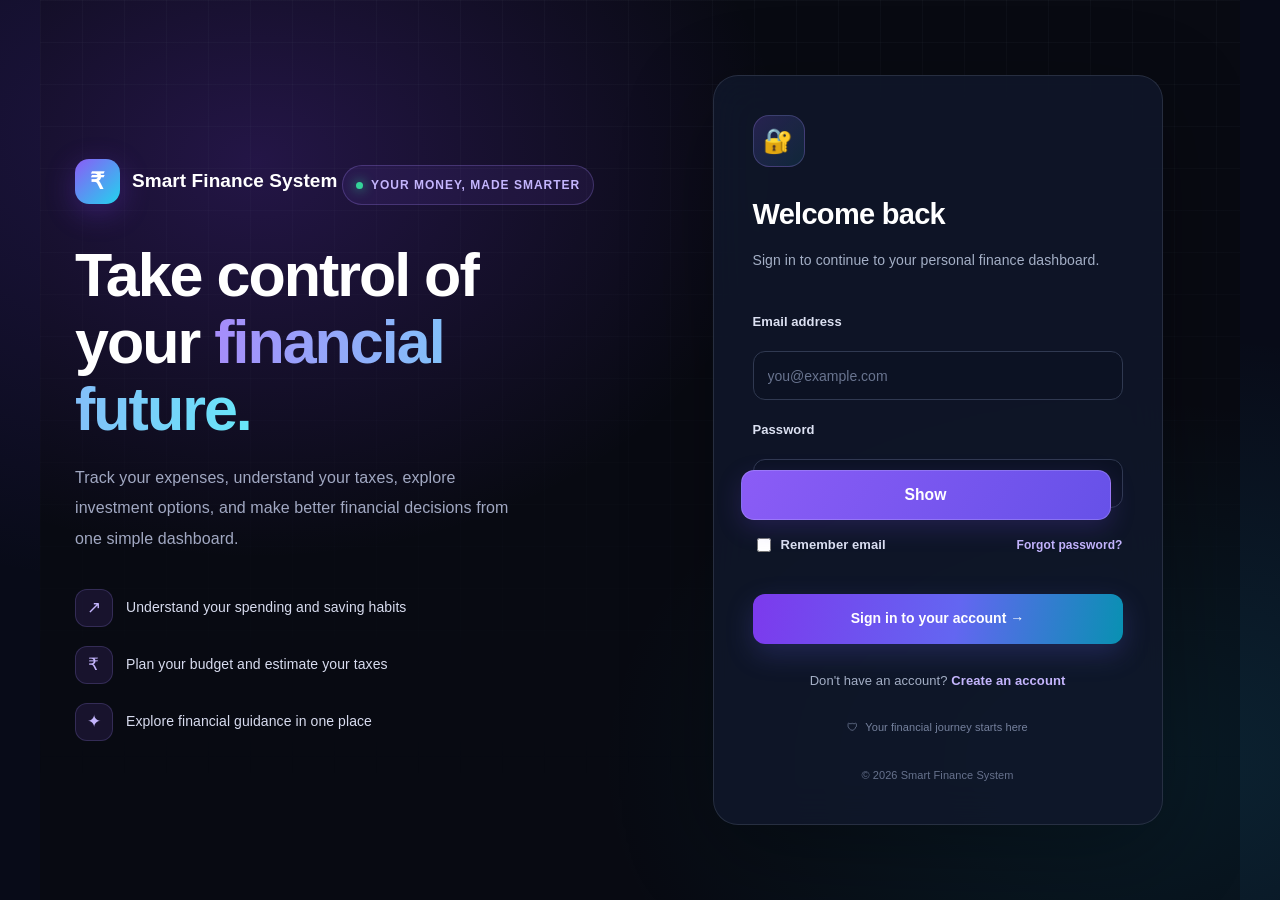
<file: frontend/pages/login.html>
<!DOCTYPE html>
<html lang="en">
<head>
  <meta charset="UTF-8">
  <meta name="viewport" content="width=device-width, initial-scale=1">
  <meta name="theme-color" content="#080b18">

  <title>Login | Smart Finance System</title>

  <link rel="stylesheet" href="../css/style.css">

  <style>
    * {
      box-sizing: border-box;
    }

    body {
      min-height: 100vh;
      margin: 0;
      font-family: Inter, "Segoe UI", Arial, sans-serif;
      color: #f4f5ff;
      background:
        radial-gradient(ellipse at 15% 15%, rgba(124, 58, 237, .19), transparent 42%),
        radial-gradient(ellipse at 90% 85%, rgba(34, 211, 238, .12), transparent 40%),
        #080b18;
    }

    .auth-page {
      min-height: 100vh;
      display: grid;
      grid-template-columns: 1fr 1fr;
      align-items: center;
      gap: 60px;
      max-width: 1200px;
      margin: auto;
      padding: 55px 35px;
    }

    .login-intro {
      animation: slideIn .7s ease both;
    }

    .brand {
      display: inline-flex;
      align-items: center;
      gap: 12px;
      margin-bottom: 38px;
      color: #fff;
      text-decoration: none;
      font-size: 19px;
      font-weight: 750;
    }

    .brand-icon {
      display: grid;
      place-items: center;
      width: 45px;
      height: 45px;
      border-radius: 14px;
      background: linear-gradient(135deg, #8b5cf6, #22d3ee);
      box-shadow: 0 8px 30px rgba(124, 58, 237, .3);
      font-size: 23px;
    }

    .eyebrow {
      display: inline-flex;
      align-items: center;
      gap: 8px;
      padding: 9px 13px;
      margin-bottom: 22px;
      border: 1px solid rgba(167, 139, 250, .25);
      border-radius: 30px;
      color: #c4b5fd;
      background: rgba(139, 92, 246, .09);
      font-size: 12px;
      font-weight: 700;
      letter-spacing: 1px;
      text-transform: uppercase;
    }

    .eyebrow span {
      width: 7px;
      height: 7px;
      border-radius: 50%;
      background: #34d399;
      box-shadow: 0 0 12px #34d399;
    }

    .login-intro h1 {
      max-width: 550px;
      margin: 0 0 20px;
      font-size: clamp(38px, 5vw, 61px);
      line-height: 1.1;
      letter-spacing: -2px;
    }

    .gradient-text {
      background: linear-gradient(100deg, #a78bfa, #67e8f9);
      -webkit-background-clip: text;
      background-clip: text;
      color: transparent;
    }

    .intro-description {
      max-width: 450px;
      color: #a1a8c2;
      font-size: 16px;
      line-height: 1.9;
    }

    .benefit-list {
      display: grid;
      gap: 19px;
      margin-top: 35px;
    }

    .benefit {
      display: flex;
      align-items: center;
      gap: 13px;
      color: #d8dcef;
      font-size: 14px;
    }

    .benefit-icon {
      display: grid;
      place-items: center;
      width: 38px;
      height: 38px;
      flex-shrink: 0;
      border: 1px solid rgba(167, 139, 250, .2);
      border-radius: 12px;
      background: rgba(139, 92, 246, .12);
      color: #c4b5fd;
      font-size: 17px;
    }

    .auth-card {
      width: 100%;
      max-width: 450px;
      justify-self: center;
      padding: 39px;
      border: 1px solid rgba(148, 163, 184, .18);
      border-radius: 25px;
      background: rgba(17, 24, 43, .82);
      box-shadow: 0 25px 90px rgba(0, 0, 0, .3);
      backdrop-filter: blur(20px);
      animation: cardIn .75s ease both;
    }

    .card-icon {
      display: grid;
      place-items: center;
      width: 52px;
      height: 52px;
      margin-bottom: 23px;
      border: 1px solid rgba(167, 139, 250, .25);
      border-radius: 16px;
      background: linear-gradient(135deg, rgba(139, 92, 246, .2), rgba(34, 211, 238, .1));
      font-size: 24px;
    }

    .auth-card h2 {
      margin: 0 0 10px;
      color: #fff;
      font-size: 29px;
      letter-spacing: -.7px;
    }

    .auth-subtitle {
      margin: 0 0 29px;
      color: #9ca6c0;
      font-size: 14px;
      line-height: 1.7;
    }

    #login-form {
      display: grid;
      gap: 10px;
    }

    #login-form label {
      margin-top: 9px;
      color: #dce1f2;
      font-size: 13px;
      font-weight: 600;
    }

    #login-form input {
      width: 100%;
      min-width: 0;
      height: 49px;
      padding: 0 14px;
      border: 1px solid #303951;
      border-radius: 12px;
      outline: none;
      background: #0c1223;
      color: #f4f5ff;
      font: inherit;
      font-size: 14px;
      transition: border-color .2s, box-shadow .2s;
    }

    #login-form input::placeholder {
      color: #69748f;
    }

    #login-form input:focus {
      border-color: #8b5cf6;
      box-shadow: 0 0 0 4px rgba(139, 92, 246, .13);
    }

    .password-wrap {
      position: relative;
    }

    .password-wrap input {
      padding-right: 75px !important;
    }

    .toggle-password {
      position: absolute;
      top: 50%;
      right: 12px;
      transform: translateY(-50%);
      border: 0;
      background: transparent;
      color: #a5b0ca;
      cursor: pointer;
      font-size: 12px;
      font-weight: 650;
    }

    .toggle-password:hover {
      color: #c4b5fd;
    }

    .form-options {
      display: flex;
      align-items: center;
      justify-content: space-between;
      gap: 10px;
      margin: 7px 0 12px;
      color: #9ca6c0;
      font-size: 12px;
    }

    .remember-option {
      display: flex;
      align-items: center;
      gap: 7px;
      cursor: pointer;
    }

    .remember-option input {
      width: 14px !important;
      height: 14px !important;
      accent-color: #8b5cf6;
    }

    .form-options a,
    .auth-footer a {
      color: #c4b5fd;
      text-decoration: none;
      font-weight: 650;
    }

    .form-options a:hover,
    .auth-footer a:hover {
      color: #67e8f9;
    }

    #login-button {
      width: 100%;
      min-height: 50px;
      margin-top: 8px;
      border: 0;
      border-radius: 12px;
      background: linear-gradient(100deg, #7c3aed, #6366f1 55%, #0891b2);
      color: #fff;
      cursor: pointer;
      font: inherit;
      font-size: 14px;
      font-weight: 750;
      box-shadow: 0 10px 28px rgba(99, 102, 241, .22);
      transition: transform .2s, box-shadow .2s, opacity .2s;
    }

    #login-button:hover:not(:disabled) {
      transform: translateY(-2px);
      box-shadow: 0 14px 32px rgba(99, 102, 241, .32);
    }

    #login-button:disabled {
      opacity: .7;
      cursor: wait;
    }

    #message {
      display: none;
      margin-bottom: 17px;
      padding: 12px 14px;
      border: 1px solid rgba(248, 113, 113, .25);
      border-radius: 10px;
      background: rgba(239, 68, 68, .09);
      color: #fca5a5;
      font-size: 13px;
      line-height: 1.6;
      overflow-wrap: anywhere;
    }

    #message.success {
      border-color: rgba(52, 211, 153, .25);
      background: rgba(52, 211, 153, .08);
      color: #6ee7b7;
    }

    .auth-footer {
      margin: 25px 0 0;
      color: #9ca6c0;
      text-align: center;
      font-size: 13px;
      line-height: 1.8;
    }

    .security-note {
      display: flex;
      justify-content: center;
      align-items: center;
      gap: 7px;
      margin-top: 25px;
      color: #76829e;
      font-size: 11px;
    }

    .page-bottom {
      margin-top: 30px;
      color: #67728d;
      text-align: center;
      font-size: 11px;
    }

    @keyframes slideIn {
      from {
        opacity: 0;
        transform: translateX(-20px);
      }
      to {
        opacity: 1;
        transform: translateX(0);
      }
    }

    @keyframes cardIn {
      from {
        opacity: 0;
        transform: translateY(18px);
      }
      to {
        opacity: 1;
        transform: translateY(0);
      }
    }

    @media (max-width: 800px) {
      .auth-page {
        grid-template-columns: 1fr;
        gap: 35px;
        padding: 35px 20px;
      }

      .login-intro {
        text-align: center;
      }

      .brand {
        margin-bottom: 24px;
      }

      .login-intro h1,
      .intro-description {
        margin-left: auto;
        margin-right: auto;
      }

      .benefit-list {
        display: none;
      }

      .auth-card {
        max-width: 470px;
      }
    }

    @media (max-width: 480px) {
      .auth-page {
        padding: 24px 14px;
      }

      .login-intro h1 {
        font-size: 37px;
        letter-spacing: -1px;
      }

      .intro-description {
        font-size: 14px;
      }

      .auth-card {
        padding: 27px 21px;
        border-radius: 20px;
      }

      .auth-card h2 {
        font-size: 25px;
      }

      .form-options {
        font-size: 11px;
      }
    }

    @media (prefers-reduced-motion: reduce) {
      *,
      *::before,
      *::after {
        animation-duration: .01ms !important;
        transition-duration: .01ms !important;
      }
    }
  </style>
</head>

<body>
  <main class="auth-page">

    <section class="login-intro">
      <a class="brand" href="../index.html">
        <span class="brand-icon" aria-hidden="true">₹</span>
        <span>Smart Finance System</span>
      </a>

      <div class="eyebrow">
        <span></span>
        Your money, made smarter
      </div>

      <h1>
        Take control of your
        <span class="gradient-text">financial future.</span>
      </h1>

      <p class="intro-description">
        Track your expenses, understand your taxes, explore investment
        options, and make better financial decisions from one simple dashboard.
      </p>

      <div class="benefit-list">
        <div class="benefit">
          <span class="benefit-icon" aria-hidden="true">↗</span>
          <span>Understand your spending and saving habits</span>
        </div>

        <div class="benefit">
          <span class="benefit-icon" aria-hidden="true">₹</span>
          <span>Plan your budget and estimate your taxes</span>
        </div>

        <div class="benefit">
          <span class="benefit-icon" aria-hidden="true">✦</span>
          <span>Explore financial guidance in one place</span>
        </div>
      </div>
    </section>

    <section class="auth-card" aria-labelledby="login-title">
      <div class="card-icon" aria-hidden="true">🔐</div>

      <h2 id="login-title">Welcome back</h2>
      <p class="auth-subtitle">
        Sign in to continue to your personal finance dashboard.
      </p>

      <div id="message" role="alert" aria-live="polite"></div>

      <form id="login-form">
        <label for="email">Email address</label>
        <input
          id="email"
          name="email"
          type="email"
          placeholder="you@example.com"
          autocomplete="email"
          required
        >

        <label for="password">Password</label>
        <div class="password-wrap">
          <input
            id="password"
            name="password"
            type="password"
            placeholder="Enter your password"
            autocomplete="current-password"
            required
          >
          <button
            class="toggle-password"
            id="toggle-password"
            type="button"
            aria-controls="password"
            aria-pressed="false"
          >Show</button>
        </div>

        <div class="form-options">
          <label class="remember-option" for="remember-email">
            <input id="remember-email" type="checkbox">
            Remember email
          </label>

          <a href="#" id="forgot-password">Forgot password?</a>
        </div>

        <button id="login-button" type="submit">
          Sign in to your account →
        </button>
      </form>

      <p class="auth-footer">
        Don't have an account?
        <a href="register.html">Create an account</a>
      </p>

      <div class="security-note">
        <span aria-hidden="true">🛡</span>
        Your financial journey starts here
      </div>

      <div class="page-bottom">
        © <span id="current-year"></span> Smart Finance System
      </div>
    </section>
  </main>

  <script src="../js/main.js"></script>

  <script>
    const form = document.getElementById("login-form");
    const button = document.getElementById("login-button");
    const message = document.getElementById("message");
    const emailInput = document.getElementById("email");
    const passwordInput = document.getElementById("password");
    const togglePassword = document.getElementById("toggle-password");
    const rememberEmail = document.getElementById("remember-email");

    document.getElementById("current-year").textContent =
      new Date().getFullYear();

    function showMessage(text, type = "error") {
      message.textContent = text;
      message.className = type === "success" ? "success" : "";
      message.style.display = "block";
    }

    function clearMessage() {
      message.textContent = "";
      message.className = "";
      message.style.display = "none";
    }

    // Show or hide the password.
    togglePassword.addEventListener("click", () => {
      const isPassword = passwordInput.type === "password";

      passwordInput.type = isPassword ? "text" : "password";
      togglePassword.textContent = isPassword ? "Hide" : "Show";
      togglePassword.setAttribute("aria-pressed", String(isPassword));
    });

    // Restore the saved email only when the user previously chose Remember email.
    try {
      const savedEmail = localStorage.getItem("fp_login_email");

      if (savedEmail) {
        emailInput.value = savedEmail;
        rememberEmail.checked = true;
      }
    } catch (error) {
      console.warn("Email preference could not be restored.");
    }

    document.getElementById("forgot-password").addEventListener("click", (event) => {
      event.preventDefault();
      showMessage(
        "Password recovery is not connected yet. Please contact your administrator or use your account's available recovery process."
      );
    });

    form.addEventListener("submit", async (event) => {
      event.preventDefault();
      clearMessage();

      const email = emailInput.value.trim();
      const password = passwordInput.value;

      if (!email || !password) {
        showMessage("Please enter both your email address and password.");
        return;
      }

      button.disabled = true;
      button.textContent = "Signing in...";

      try {
        const response = await api("/api/login", "POST", {
          email,
          password
        });

        if (!response || response.error || response.success === false) {
          throw new Error(
            response?.error || response?.message || "Login failed. Please check your details."
          );
        }

        const user = response.user || response;

        if (!user.email || user.email.toLowerCase() !== email.toLowerCase()) {
          throw new Error(
            "The server did not return the expected account. Please check the backend login response."
          );
        }

        if (user.email.toLowerCase() === "demo@finpilot.in") {
          throw new Error("The backend returned demo account details instead of your account.");
        }

        const savedUser = {
          ...user,
          email: user.email,
          name: user.name || user.full_name || user.email
        };

        sessionStorage.setItem("fp_user", JSON.stringify(savedUser));

        try {
          if (rememberEmail.checked) {
            localStorage.setItem("fp_login_email", email);
          } else {
            localStorage.removeItem("fp_login_email");
          }
        } catch (storageError) {
          console.warn("Email preference could not be saved.");
        }

        showMessage("Login successful! Opening your dashboard...", "success");
        button.textContent = "Success!";

        window.location.href = "dashboard.html";
      } catch (error) {
        console.error("Login failed:", error);

        let errorText = error.message || "Unable to log in. Please try again.";

        if (
          error instanceof TypeError ||
          /failed to fetch|networkerror/i.test(errorText)
        ) {
          errorText =
            "Unable to connect to the server. Please check your internet connection and try again.";
        }

        showMessage(errorText);
      } finally {
        if (button.textContent !== "Success!") {
          button.disabled = false;
          button.textContent = "Sign in to your account →";
        }
      }
    });
  </script>
</body>
</html>
</file>
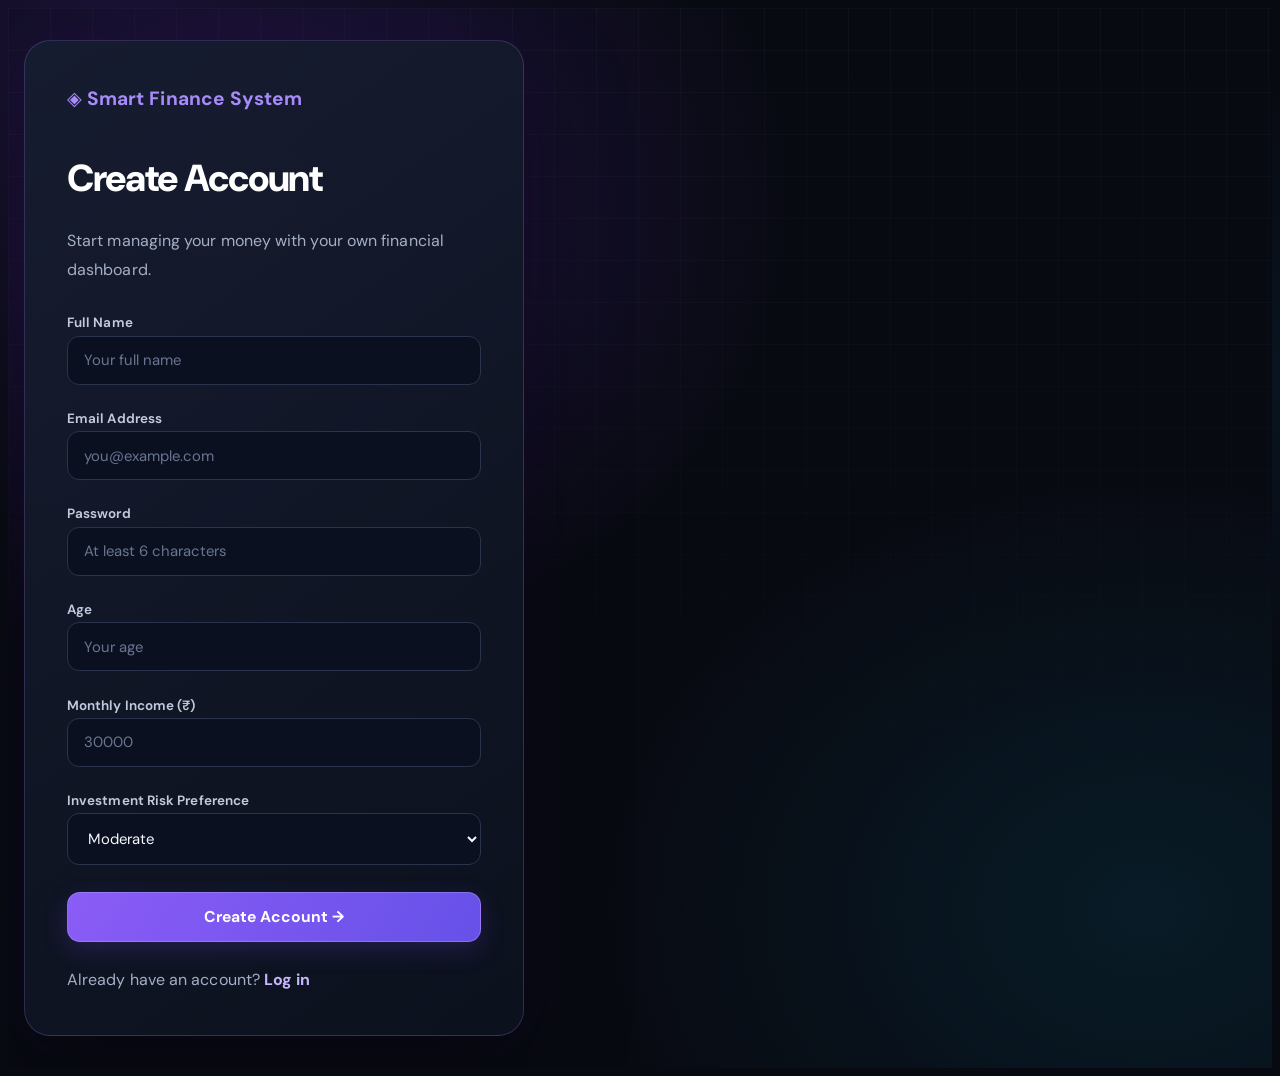
<file: frontend/pages/register.html>
<!DOCTYPE html>
<html lang="en">
<head>
  <meta charset="UTF-8">
  <meta name="viewport" content="width=device-width, initial-scale=1">
  <title>Create Account - Smart Finance System</title>

  <link rel="stylesheet" href="../css/style.css">
  <link href="https://fonts.googleapis.com/css2?family=Syne:wght@400;600;700;800&family=DM+Sans:wght@300;400;500&display=swap" rel="stylesheet">
</head>

<body>
  <main class="auth-page">
    <div class="orb orb-1" style="position:fixed"></div>
    <div class="orb orb-2" style="position:fixed"></div>

    <section class="auth-card" style="max-width:500px">
      <div style="margin-bottom:1.5rem">
        <a href="../index.html"
           style="color:var(--accent);font-family:var(--font-head);font-size:1.2rem;text-decoration:none">
          ◈ Smart Finance System
        </a>
      </div>

      <h2>Create Account</h2>
      <p>Start managing your money with your own financial dashboard.</p>

      <div id="msg" class="alert" style="display:none" role="alert"></div>

      <form id="register-form">
        <div class="form-row">
          <div class="form-group">
            <label for="name">Full Name</label>
            <input id="name" type="text" placeholder="Your full name"
                   autocomplete="name" required>
          </div>

          <div class="form-group">
            <label for="email">Email Address</label>
            <input id="email" type="email" placeholder="you@example.com"
                   autocomplete="email" required>
          </div>
        </div>

        <div class="form-row">
          <div class="form-group">
            <label for="password">Password</label>
            <input id="password" type="password"
                   placeholder="At least 6 characters"
                   autocomplete="new-password" minlength="6" required>
          </div>

          <div class="form-group">
            <label for="age">Age</label>
            <input id="age" type="number" min="18" max="120"
                   placeholder="Your age" required>
          </div>
        </div>

        <div class="form-row">
          <div class="form-group">
            <label for="income">Monthly Income (₹)</label>
            <input id="income" type="number" min="0" step="0.01"
                   placeholder="30000" required>
          </div>

          <div class="form-group">
            <label for="risk">Investment Risk Preference</label>
            <select id="risk" required>
              <option value="conservative">Conservative</option>
              <option value="moderate" selected>Moderate</option>
              <option value="aggressive">Aggressive</option>
            </select>
          </div>
        </div>

        <button id="register-button" class="btn-primary"
                type="submit"
                style="width:100%;padding:.85rem;margin-top:.5rem">
          Create Account →
        </button>
      </form>

      <div class="auth-link">
        Already have an account?
        <a href="login.html">Log in</a>
      </div>
    </section>
  </main>

  <script src="../js/main.js"></script>

  <script>
    const registerForm = document.getElementById("register-form");
    const registerButton = document.getElementById("register-button");
    const messageBox = document.getElementById("msg");

    registerForm.addEventListener("submit", async function (event) {
      event.preventDefault();

      messageBox.style.display = "none";

      const name = document.getElementById("name").value.trim();
      const email = document.getElementById("email").value.trim().toLowerCase();
      const password = document.getElementById("password").value;
      const age = Number(document.getElementById("age").value);
      const income = Number(document.getElementById("income").value);
      const risk = document.getElementById("risk").value;

      if (!name || !email || !password) {
        showAlert("msg", "Please complete all required fields.", "error");
        return;
      }

      if (password.length < 6) {
        showAlert("msg", "Password must contain at least 6 characters.", "error");
        return;
      }

      if (!Number.isInteger(age) || age < 18 || age > 120) {
        showAlert("msg", "Please enter a valid age between 18 and 120.", "error");
        return;
      }

      if (!Number.isFinite(income) || income < 0) {
        showAlert("msg", "Please enter a valid monthly income.", "error");
        return;
      }

      registerButton.disabled = true;
      registerButton.textContent = "Creating account...";

      try {
        // Register the new user in the PostgreSQL database.
        const result = await api("/api/register", "POST", {
          name,
          email,
          password,
          age,
          income,
          risk
        });

        if (!result || !result.email || !result.name) {
          throw new Error("The server did not confirm account creation.");
        }

        // Save only the account information returned by the backend.
        setUser({
          name: result.name,
          email: result.email,
          income: result.income,
          age: result.age,
          risk: result.risk
        });

        showAlert(
          "msg",
          "Registration successful! Opening your dashboard...",
          "success"
        );

        // No fake account and no demo-mode fallback.
        window.location.replace("dashboard.html");

      } catch (error) {
        console.error("Registration failed:", error);

        showAlert(
          "msg",
          error.message || "Unable to create your account. Please try again.",
          "error"
        );

      } finally {
        registerButton.disabled = false;
        registerButton.textContent = "Create Account →";
      }
    });
  </script>
</body>
</html>
</file>
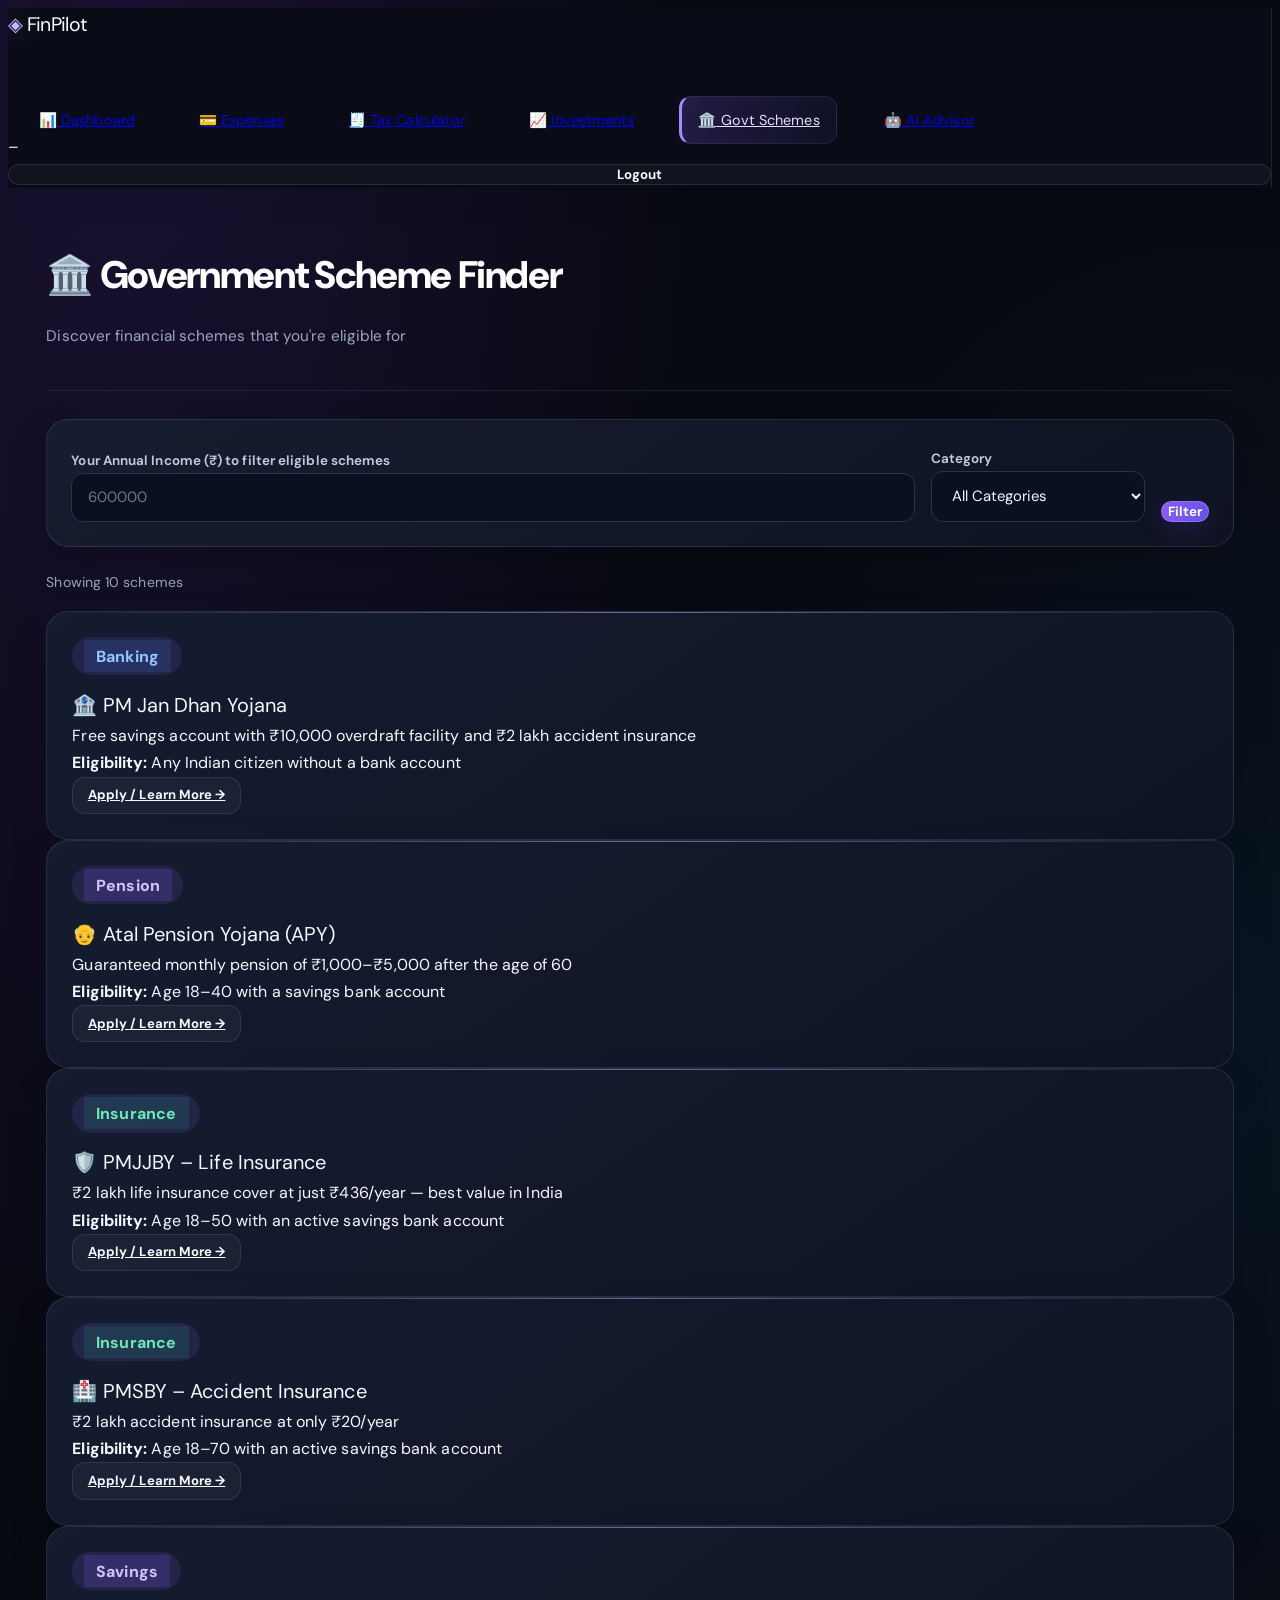
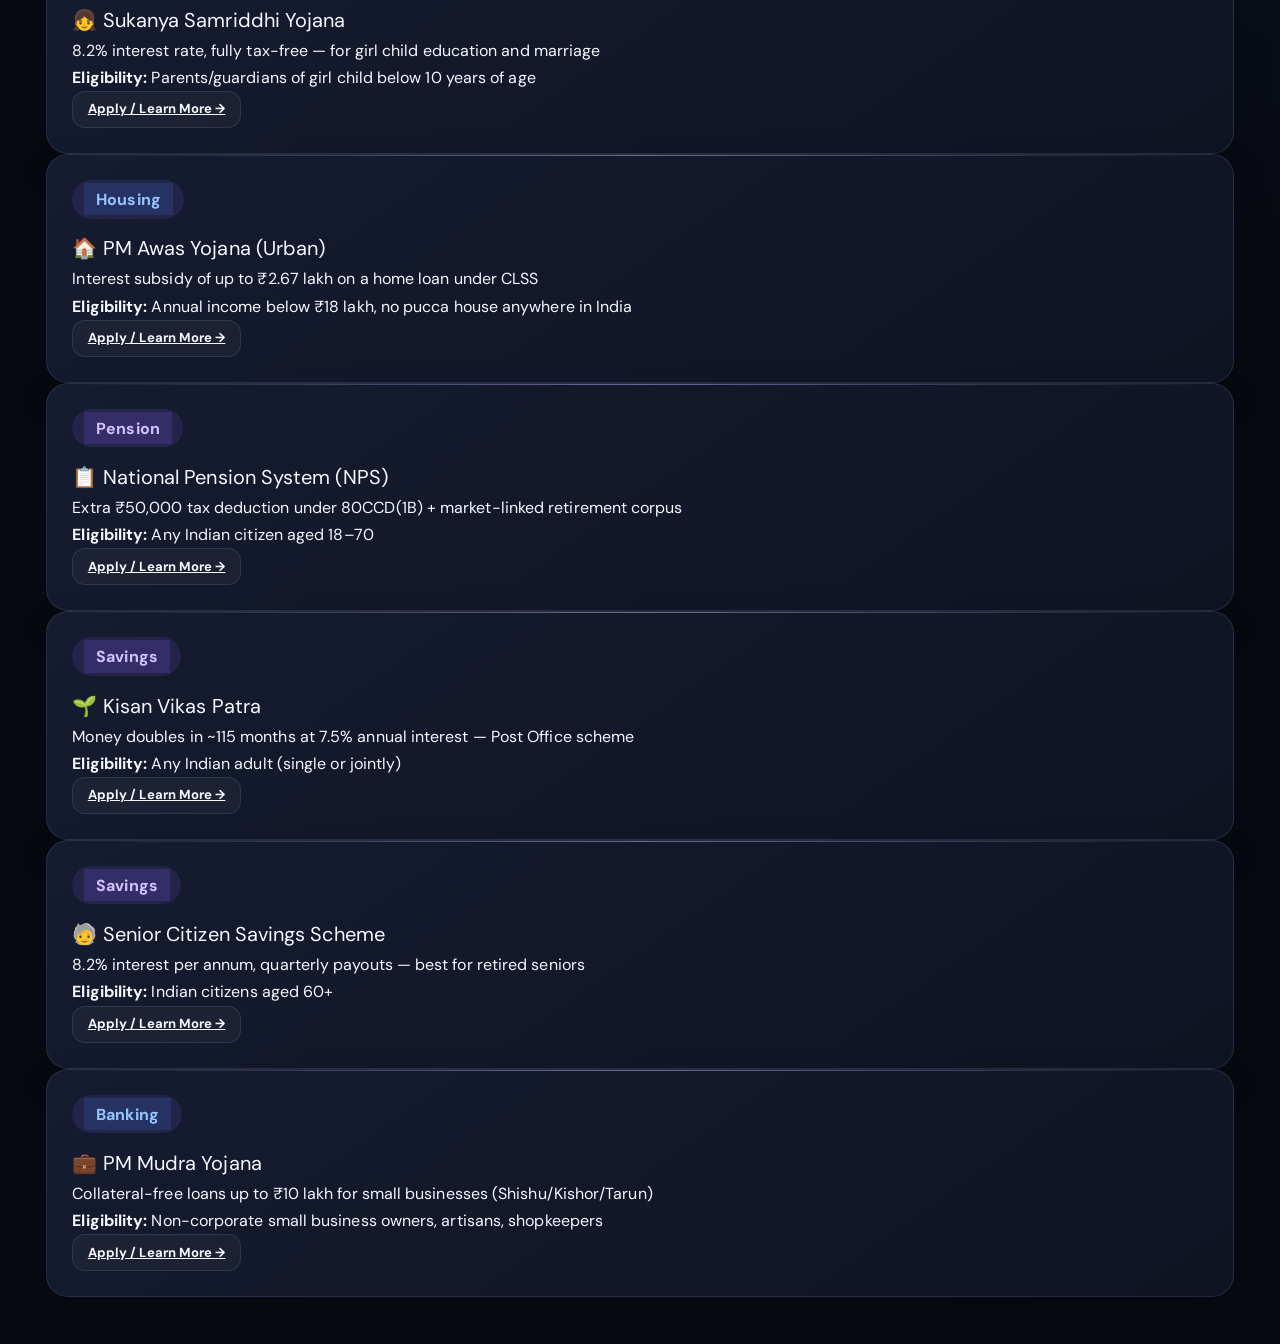
<file: frontend/pages/schemes.html>
<!DOCTYPE html>
<html lang="en">
<head>
  <meta charset="UTF-8"/><meta name="viewport" content="width=device-width,initial-scale=1"/>
  <title>Govt Schemes – FinPilot</title>
  <link rel="stylesheet" href="../css/style.css"/>
  <link href="https://fonts.googleapis.com/css2?family=Syne:wght@400;600;700;800&family=DM+Sans:wght@300;400;500&display=swap" rel="stylesheet">
</head>
<body>
<div class="page-wrap">
  <aside class="sidebar">
    <div class="sb-brand"><span class="logo-icon">◈</span> FinPilot</div>
    <nav class="sb-nav">
      <a class="sb-item" href="dashboard.html"><span class="sb-icon">📊</span> Dashboard</a>
      <a class="sb-item" href="expenses.html"><span class="sb-icon">💳</span> Expenses</a>
      <a class="sb-item" href="tax.html"><span class="sb-icon">🧾</span> Tax Calculator</a>
      <a class="sb-item" href="investments.html"><span class="sb-icon">📈</span> Investments</a>
      <a class="sb-item active" href="schemes.html"><span class="sb-icon">🏛️</span> Govt Schemes</a>
      <a class="sb-item" href="chatbot.html"><span class="sb-icon">🤖</span> AI Advisor</a>
    </nav>
    <div class="sb-user" id="sb-user">–</div>
    <div class="sb-logout">
      <button class="btn-outline" style="width:100%;text-align:center" onclick="logout()">Logout</button>
    </div>
  </aside>

  <main class="main-content">
    <div class="page-header">
      <h1>🏛️ Government Scheme Finder</h1>
      <p>Discover financial schemes that you're eligible for</p>
    </div>

    <!-- FILTER BAR -->
    <div class="card" style="margin-bottom:1.5rem;display:flex;gap:1rem;flex-wrap:wrap;align-items:flex-end">
      <div class="form-group" style="margin:0;flex:1;min-width:200px">
        <label>Your Annual Income (₹) to filter eligible schemes</label>
        <input type="number" id="filter-income" placeholder="600000" oninput="filterSchemes()"/>
      </div>
      <div class="form-group" style="margin:0">
        <label>Category</label>
        <select id="filter-cat" onchange="filterSchemes()">
          <option value="">All Categories</option>
          <option>Banking</option>
          <option>Insurance</option>
          <option>Pension</option>
          <option>Savings</option>
          <option>Housing</option>
        </select>
      </div>
      <button class="btn-primary" onclick="filterSchemes()">Filter</button>
    </div>

    <div id="scheme-count" style="color:var(--muted);font-size:.88rem;margin-bottom:1rem"></div>
    <div class="scheme-grid" id="scheme-grid"></div>
  </main>
</div>

<script src="../js/main.js"></script>
<script>
const user = getUser();
if (user) document.getElementById('sb-user').innerHTML = `<strong>${user.name}</strong>${user.email}`;

const SCHEMES = [
  {
    name: 'PM Jan Dhan Yojana', category: 'Banking',
    benefit: 'Free savings account with ₹10,000 overdraft facility and ₹2 lakh accident insurance',
    eligibility: 'Any Indian citizen without a bank account',
    income_max: 9999999, url: 'https://pmjdy.gov.in', emoji: '🏦'
  },
  {
    name: 'Atal Pension Yojana (APY)', category: 'Pension',
    benefit: 'Guaranteed monthly pension of ₹1,000–₹5,000 after the age of 60',
    eligibility: 'Age 18–40 with a savings bank account',
    income_max: 9999999, url: 'https://enps.nsdl.com', emoji: '👴'
  },
  {
    name: 'PMJJBY – Life Insurance', category: 'Insurance',
    benefit: '₹2 lakh life insurance cover at just ₹436/year — best value in India',
    eligibility: 'Age 18–50 with an active savings bank account',
    income_max: 9999999, url: 'https://jansuraksha.gov.in', emoji: '🛡️'
  },
  {
    name: 'PMSBY – Accident Insurance', category: 'Insurance',
    benefit: '₹2 lakh accident insurance at only ₹20/year',
    eligibility: 'Age 18–70 with an active savings bank account',
    income_max: 9999999, url: 'https://jansuraksha.gov.in', emoji: '🏥'
  },
  {
    name: 'Sukanya Samriddhi Yojana', category: 'Savings',
    benefit: '8.2% interest rate, fully tax-free — for girl child education and marriage',
    eligibility: 'Parents/guardians of girl child below 10 years of age',
    income_max: 9999999, url: 'https://www.indiapost.gov.in', emoji: '👧'
  },
  {
    name: 'PM Awas Yojana (Urban)', category: 'Housing',
    benefit: 'Interest subsidy of up to ₹2.67 lakh on a home loan under CLSS',
    eligibility: 'Annual income below ₹18 lakh, no pucca house anywhere in India',
    income_max: 1800000, url: 'https://pmaymis.gov.in', emoji: '🏠'
  },
  {
    name: 'National Pension System (NPS)', category: 'Pension',
    benefit: 'Extra ₹50,000 tax deduction under 80CCD(1B) + market-linked retirement corpus',
    eligibility: 'Any Indian citizen aged 18–70',
    income_max: 9999999, url: 'https://www.npscra.nsdl.co.in', emoji: '📋'
  },
  {
    name: 'Kisan Vikas Patra', category: 'Savings',
    benefit: 'Money doubles in ~115 months at 7.5% annual interest — Post Office scheme',
    eligibility: 'Any Indian adult (single or jointly)',
    income_max: 9999999, url: 'https://www.indiapost.gov.in', emoji: '🌱'
  },
  {
    name: 'Senior Citizen Savings Scheme', category: 'Savings',
    benefit: '8.2% interest per annum, quarterly payouts — best for retired seniors',
    eligibility: 'Indian citizens aged 60+',
    income_max: 9999999, url: 'https://www.indiapost.gov.in', emoji: '🧓'
  },
  {
    name: 'PM Mudra Yojana', category: 'Banking',
    benefit: 'Collateral-free loans up to ₹10 lakh for small businesses (Shishu/Kishor/Tarun)',
    eligibility: 'Non-corporate small business owners, artisans, shopkeepers',
    income_max: 9999999, url: 'https://www.mudra.org.in', emoji: '💼'
  },
];

const catColors = {
  Banking:'blue', Insurance:'green', Pension:'amber', Savings:'amber', Housing:'blue'
};

function renderSchemes(list) {
  const grid = document.getElementById('scheme-grid');
  document.getElementById('scheme-count').textContent = `Showing ${list.length} scheme${list.length!==1?'s':''}`;
  if (!list.length) {
    grid.innerHTML = `<div class="card" style="text-align:center;padding:3rem;grid-column:1/-1"><p style="color:var(--muted)">No schemes match your filter. Try adjusting income or category.</p></div>`;
    return;
  }
  grid.innerHTML = list.map(s=>`
    <div class="scheme-card">
      <div class="scheme-cat">
        <span class="badge badge-${catColors[s.category]||'amber'}">${s.category}</span>
      </div>
      <div class="scheme-name">${s.emoji} ${s.name}</div>
      <div class="scheme-benefit">${s.benefit}</div>
      <div class="scheme-eligibility"><strong>Eligibility:</strong> ${s.eligibility}</div>
      <a href="${s.url}" target="_blank" class="btn-outline" style="font-size:.82rem;padding:.4rem .9rem;display:inline-block">
        Apply / Learn More →
      </a>
    </div>
  `).join('');
}

function filterSchemes() {
  const income = parseFloat(document.getElementById('filter-income').value)||9999999;
  const cat    = document.getElementById('filter-cat').value;
  const filtered = SCHEMES.filter(s=>
    s.income_max >= income && (!cat || s.category === cat)
  );
  renderSchemes(filtered);
}

// Initial render
renderSchemes(SCHEMES);
</script>
</body>
</html>
</file>
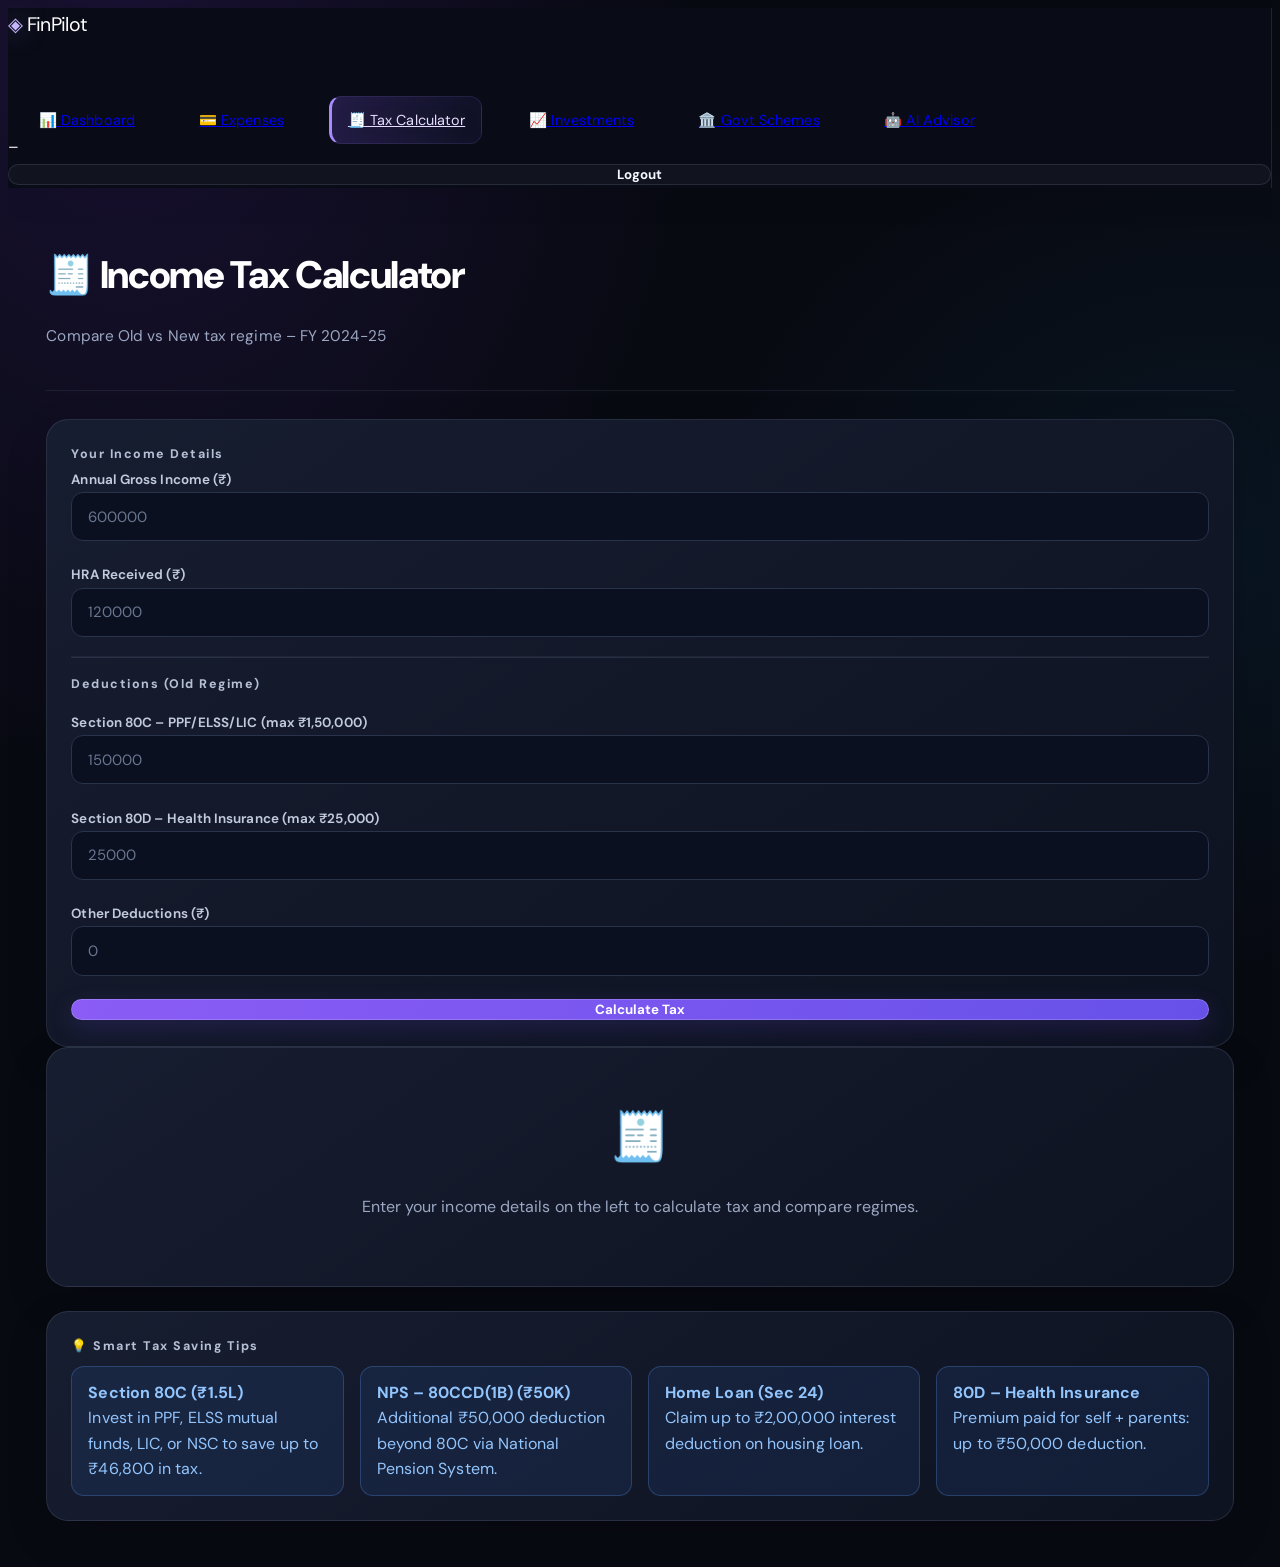
<file: frontend/pages/tax.html>
<!DOCTYPE html>
<html lang="en">
<head>
  <meta charset="UTF-8"/><meta name="viewport" content="width=device-width,initial-scale=1"/>
  <title>Tax Calculator – FinPilot</title>
  <link rel="stylesheet" href="../css/style.css"/>
  <link href="https://fonts.googleapis.com/css2?family=Syne:wght@400;600;700;800&family=DM+Sans:wght@300;400;500&display=swap" rel="stylesheet">
</head>
<body>
<div class="page-wrap">
  <aside class="sidebar">
    <div class="sb-brand"><span class="logo-icon">◈</span> FinPilot</div>
    <nav class="sb-nav">
      <a class="sb-item" href="dashboard.html"><span class="sb-icon">📊</span> Dashboard</a>
      <a class="sb-item" href="expenses.html"><span class="sb-icon">💳</span> Expenses</a>
      <a class="sb-item active" href="tax.html"><span class="sb-icon">🧾</span> Tax Calculator</a>
      <a class="sb-item" href="investments.html"><span class="sb-icon">📈</span> Investments</a>
      <a class="sb-item" href="schemes.html"><span class="sb-icon">🏛️</span> Govt Schemes</a>
      <a class="sb-item" href="chatbot.html"><span class="sb-icon">🤖</span> AI Advisor</a>
    </nav>
    <div class="sb-user" id="sb-user">–</div>
    <div class="sb-logout">
      <button class="btn-outline" style="width:100%;text-align:center" onclick="logout()">Logout</button>
    </div>
  </aside>

  <main class="main-content">
    <div class="page-header">
      <h1>🧾 Income Tax Calculator</h1>
      <p>Compare Old vs New tax regime – FY 2024-25</p>
    </div>

    <div class="grid-2" style="align-items:start">
      <!-- INPUT FORM -->
      <div class="card">
        <div class="card-title">Your Income Details</div>
        <div class="form-group">
          <label>Annual Gross Income (₹)</label>
          <input type="number" id="income" placeholder="600000" oninput="calcTax()"/>
        </div>
        <div class="form-group">
          <label>HRA Received (₹)</label>
          <input type="number" id="hra" placeholder="120000" oninput="calcTax()"/>
        </div>
        <hr style="border-color:var(--border);margin:1rem 0"/>
        <div class="card-title" style="margin-bottom:.8rem">Deductions (Old Regime)</div>
        <div class="form-group">
          <label>Section 80C – PPF/ELSS/LIC (max ₹1,50,000)</label>
          <input type="number" id="ded80c" placeholder="150000" oninput="calcTax()"/>
        </div>
        <div class="form-group">
          <label>Section 80D – Health Insurance (max ₹25,000)</label>
          <input type="number" id="ded80d" placeholder="25000" oninput="calcTax()"/>
        </div>
        <div class="form-group">
          <label>Other Deductions (₹)</label>
          <input type="number" id="other" placeholder="0" oninput="calcTax()"/>
        </div>
        <button class="btn-primary" style="width:100%" onclick="calcTax()">Calculate Tax</button>
      </div>

      <!-- RESULT -->
      <div>
        <div id="result-box" style="display:none">
          <div class="regime-compare" style="margin-bottom:1.5rem">
            <div class="regime-box" id="old-box">
              <h3>Old Regime</h3>
              <div class="regime-tax" id="old-tax">–</div>
              <div class="regime-eff" id="old-eff"></div>
              <div id="old-badge" style="display:none" class="regime-badge">✔ Recommended</div>
            </div>
            <div class="regime-box" id="new-box">
              <h3>New Regime</h3>
              <div class="regime-tax" id="new-tax">–</div>
              <div class="regime-eff" id="new-eff"></div>
              <div id="new-badge" style="display:none" class="regime-badge">✔ Recommended</div>
            </div>
          </div>

          <div class="card" style="margin-bottom:1rem">
            <div class="card-title">You Save</div>
            <div id="you-save" style="font-family:var(--font-head);font-size:2rem;font-weight:800;color:var(--green)"></div>
            <div id="save-tip" style="color:var(--muted);font-size:.88rem;margin-top:.4rem"></div>
          </div>

          <!-- TAX SLAB TABLE -->
          <div class="card">
            <div class="card-title">Tax Slab Reference (Old Regime)</div>
            <table class="data-table">
              <thead><tr><th>Income Range</th><th>Rate</th></tr></thead>
              <tbody>
                <tr><td>Up to ₹2,50,000</td><td><span class="badge badge-green">Nil</span></td></tr>
                <tr><td>₹2,50,001 – ₹5,00,000</td><td><span class="badge badge-amber">5%</span></td></tr>
                <tr><td>₹5,00,001 – ₹10,00,000</td><td><span class="badge badge-amber">20%</span></td></tr>
                <tr><td>Above ₹10,00,000</td><td><span class="badge badge-red">30%</span></td></tr>
              </tbody>
            </table>
          </div>
        </div>

        <!-- EMPTY STATE -->
        <div id="empty-state" class="card" style="text-align:center;padding:3rem">
          <div style="font-size:3rem;margin-bottom:1rem">🧾</div>
          <p style="color:var(--muted)">Enter your income details on the left to calculate tax and compare regimes.</p>
        </div>
      </div>
    </div>

    <!-- TAX TIPS -->
    <div class="card" style="margin-top:1.5rem">
      <div class="card-title">💡 Smart Tax Saving Tips</div>
      <div style="display:grid;grid-template-columns:repeat(auto-fill,minmax(250px,1fr));gap:1rem;margin-top:.5rem">
        <div class="alert alert-info" style="margin:0">
          <strong>Section 80C (₹1.5L)</strong><br/>
          Invest in PPF, ELSS mutual funds, LIC, or NSC to save up to ₹46,800 in tax.
        </div>
        <div class="alert alert-info" style="margin:0">
          <strong>NPS – 80CCD(1B) (₹50K)</strong><br/>
          Additional ₹50,000 deduction beyond 80C via National Pension System.
        </div>
        <div class="alert alert-info" style="margin:0">
          <strong>Home Loan (Sec 24)</strong><br/>
          Claim up to ₹2,00,000 interest deduction on housing loan.
        </div>
        <div class="alert alert-info" style="margin:0">
          <strong>80D – Health Insurance</strong><br/>
          Premium paid for self + parents: up to ₹50,000 deduction.
        </div>
      </div>
    </div>
  </main>
</div>

<script src="../js/main.js"></script>
<script>
const user = getUser();
if (user) document.getElementById('sb-user').innerHTML = `<strong>${user.name}</strong>${user.email}`;

// Pure JS tax calculation (works offline)
function oldRegime(income, d80c, d80d, hra, other) {
  const taxable = Math.max(0, income - Math.min(d80c,150000) - Math.min(d80d,25000) - hra - other);
  let tax = 0, rem = taxable;
  const slabs = [[250000,0],[250000,.05],[500000,.20],[Infinity,.30]];
  for (const [s,r] of slabs) { const c=Math.min(rem,s); tax+=c*r; rem-=c; if(rem<=0)break; }
  return { taxable, tax: Math.round(tax) };
}

function newRegime(income) {
  let tax = 0, rem = income;
  const slabs = [[300000,0],[300000,.05],[300000,.10],[300000,.15],[300000,.20],[Infinity,.30]];
  for (const [s,r] of slabs) { const c=Math.min(rem,s); tax+=c*r; rem-=c; if(rem<=0)break; }
  return Math.round(tax);
}

function calcTax() {
  const income = parseFloat(document.getElementById('income').value)||0;
  if (income <= 0) { document.getElementById('result-box').style.display='none'; document.getElementById('empty-state').style.display='block'; return; }

  const hra   = parseFloat(document.getElementById('hra').value)||0;
  const d80c  = parseFloat(document.getElementById('ded80c').value)||0;
  const d80d  = parseFloat(document.getElementById('ded80d').value)||0;
  const other = parseFloat(document.getElementById('other').value)||0;

  const old = oldRegime(income, d80c, d80d, hra, other);
  const newT = newRegime(income);
  const recommended = old.tax <= newT ? 'old' : 'new';
  const saves = Math.abs(old.tax - newT);

  document.getElementById('old-tax').textContent = inr(old.tax);
  document.getElementById('old-eff').textContent  = `Taxable: ${inr(old.taxable)} | Rate: ${pct(old.tax/income*100)}`;
  document.getElementById('new-tax').textContent = inr(newT);
  document.getElementById('new-eff').textContent  = `Taxable: ${inr(income)} | Rate: ${pct(newT/income*100)}`;

  document.getElementById('old-box').classList.toggle('recommended', recommended==='old');
  document.getElementById('new-box').classList.toggle('recommended', recommended==='new');
  document.getElementById('old-badge').style.display = recommended==='old' ? 'inline-block' : 'none';
  document.getElementById('new-badge').style.display = recommended==='new' ? 'inline-block' : 'none';

  document.getElementById('you-save').textContent = inr(saves);
  document.getElementById('save-tip').textContent = `By choosing the ${recommended==='old'?'Old':'New'} Regime, you save ${inr(saves)} annually.`;

  document.getElementById('result-box').style.display = 'block';
  document.getElementById('empty-state').style.display = 'none';
}
</script>
</body>
</html>
</file>
<file: frontend/css/style.css>
/* =====================================================
   SMART FINANCE SYSTEM — LUXURY FINTECH DESIGN SYSTEM
   Global visual upgrade for all existing pages
===================================================== */

:root {
  --bg: #080a12;
  --bg2: #0e1220;
  --bg3: #151b2b;
  --surface: #11182a;
  --border: rgba(160, 174, 210, .15);
  --accent: #a78bfa;
  --accent2: #7c3aed;
  --green: #42e6b0;
  --red: #ff718b;
  --blue: #71b7ff;
  --text: #f6f7ff;
  --muted: #9ba7c2;
  --card-rad: 22px;
}

* {
  box-sizing: border-box;
}

html {
  scroll-behavior: smooth;
}

body {
  color: var(--text);
  background:
    radial-gradient(ellipse at 10% 0%, rgba(124, 58, 237, .15), transparent 35%),
    radial-gradient(ellipse at 95% 35%, rgba(14, 165, 233, .07), transparent 30%),
    var(--bg);
  font-family: "DM Sans", Inter, system-ui, sans-serif;
  line-height: 1.7;
  letter-spacing: .005em;
}

h1, h2, h3, h4,
.hero-title, .section-title, .nav-brand,
.footer-brand, .sb-brand, .kpi-value {
  letter-spacing: -.035em;
}

h1, h2, h3, h4 {
  color: #fff;
}

p {
  line-height: 1.8;
}

a {
  transition: color .2s ease, opacity .2s ease;
}

::selection {
  color: white;
  background: #7650d8;
}

:focus-visible {
  outline: 2px solid #a78bfa;
  outline-offset: 3px;
}

/* Premium scrollbar */

::-webkit-scrollbar {
  width: 8px;
}

::-webkit-scrollbar-track {
  background: #080a12;
}

::-webkit-scrollbar-thumb {
  background: #34304e;
  border-radius: 10px;
}

/* Buttons */

button, .btn-primary, .btn-outline, .btn-ghost {
  font-family: inherit;
  font-weight: 700;
  cursor: pointer;
  border-radius: 13px;
  transition:
    transform .22s ease,
    box-shadow .22s ease,
    background .22s ease,
    border-color .22s ease;
}

button:disabled {
  opacity: .6;
  cursor: wait;
}

.btn-primary,
button.btn-primary,
.auth-card button,
#login-button {
  color: #fff;
  background: linear-gradient(120deg, #8b5cf6, #6651e8);
  border: 1px solid rgba(196, 181, 253, .32);
  box-shadow: 0 8px 24px rgba(105, 70, 220, .22);
}

.btn-primary:hover,
button.btn-primary:hover,
.auth-card button:hover,
#login-button:hover {
  transform: translateY(-2px);
  box-shadow: 0 13px 32px rgba(105, 70, 220, .38);
  filter: brightness(1.1);
}

.btn-outline, .btn-ghost {
  border: 1px solid var(--border);
  background: rgba(255, 255, 255, .035);
  color: var(--text);
}

.btn-outline:hover, .btn-ghost:hover {
  border-color: var(--accent);
  background: rgba(167, 139, 250, .1);
  transform: translateY(-1px);
}

/* Navigation */

.navbar {
  background: rgba(8, 10, 18, .84);
  border-bottom: 1px solid var(--border);
  backdrop-filter: blur(24px);
  padding-top: 1.1rem;
  padding-bottom: 1.1rem;
}

.nav-brand, .footer-brand {
  font-weight: 800;
}

.logo-icon, .nav-brand .logo-icon {
  color: var(--accent);
  filter: drop-shadow(0 0 12px rgba(167, 139, 250, .5));
}

.nav-links a:hover {
  color: #c4b5fd;
}

/* Landing page hero */

.hero {
  min-height: 88vh;
  padding-top: 9rem;
  padding-bottom: 6rem;
}

.hero-bg {
  overflow: hidden;
}

.orb-1 {
  background: #7c3aed;
  opacity: .28;
  filter: blur(105px);
}

.orb-2 {
  background: #0891b2;
  opacity: .2;
  filter: blur(100px);
}

.grid-overlay {
  opacity: .13;
  mask-image: linear-gradient(to bottom, black, transparent 90%);
}

.hero-badge {
  padding: .55rem 1rem;
  color: #d7c6ff;
  background: linear-gradient(110deg, rgba(139, 92, 246, .18), rgba(99, 102, 241, .08));
  border: 1px solid rgba(167, 139, 250, .35);
  border-radius: 999px;
  font-weight: 650;
}

.hero-title {
  font-size: clamp(3rem, 6vw, 5.5rem);
  line-height: 1.04;
  font-weight: 850;
}

.gradient-text {
  background: linear-gradient(100deg, #c4b5fd 5%, #8b9cff 50%, #67e8f9 100%);
  -webkit-background-clip: text;
  background-clip: text;
  -webkit-text-fill-color: transparent;
}

.hero-sub {
  max-width: 650px;
  color: #a9b4cc;
  font-size: 1.12rem;
}

.hs strong {
  color: #c4b5fd;
}

.card-float {
  background: linear-gradient(145deg, rgba(30, 36, 59, .96), rgba(14, 19, 34, .95));
  border: 1px solid rgba(167, 139, 250, .23);
  box-shadow: 0 24px 70px rgba(0, 0, 0, .35);
  border-radius: 22px;
}

.cf-value {
  color: #42e6b0;
}

/* Sections and feature cards */

.features, .how-section {
  background: rgba(15, 19, 32, .78);
  border-top: 1px solid rgba(255, 255, 255, .035);
  border-bottom: 1px solid rgba(255, 255, 255, .035);
}

.section-label {
  color: #bca5ff;
  letter-spacing: .17em;
}

.section-title {
  font-size: clamp(2rem, 4vw, 3.2rem);
}

.feat-card, .stat-block, .scheme-card, .inv-card {
  position: relative;
  background: linear-gradient(145deg, #151c30, #0f1423);
  border: 1px solid rgba(160, 174, 210, .14);
  border-radius: 22px;
  box-shadow: 0 16px 40px rgba(0, 0, 0, .13);
  overflow: hidden;
}

.feat-card::before, .scheme-card::before {
  content: "";
  position: absolute;
  top: 0;
  left: 18px;
  right: 18px;
  height: 1px;
  background: linear-gradient(90deg, transparent, rgba(196, 181, 253, .5), transparent);
}

.feat-card {
  padding: 2rem;
  min-height: 235px;
}

.feat-card:hover, .scheme-card:hover {
  transform: translateY(-6px);
  border-color: rgba(167, 139, 250, .55);
  box-shadow: 0 24px 55px rgba(0, 0, 0, .25);
}

.feat-icon {
  display: inline-flex;
  align-items: center;
  justify-content: center;
  width: 58px;
  height: 58px;
  border-radius: 18px;
  background: linear-gradient(145deg, rgba(139, 92, 246, .25), rgba(59, 130, 246, .09));
  border: 1px solid rgba(167, 139, 250, .2);
  font-size: 1.8rem;
}

.feat-card h3 {
  font-size: 1.15rem;
}

.feat-card p, .stat-desc, .step p {
  color: var(--muted);
}

.stat-num {
  color: #c4b5fd;
  font-size: clamp(2.1rem, 4vw, 3rem);
}

/* Main application layout */

.page-wrap {
  background: transparent;
}

.sidebar {
  background: rgba(10, 13, 23, .97);
  border-right: 1px solid var(--border);
  box-shadow: 10px 0 40px rgba(0, 0, 0, .1);
  backdrop-filter: blur(24px);
}

.sidebar .sb-brand {
  min-height: 78px;
  color: white;
  font-size: 1.22rem;
  border-bottom-color: var(--border);
}

.sb-brand .logo-icon, .sb-brand span:first-child {
  color: #c4b5fd;
}

.sb-nav {
  padding-top: 1.25rem;
}

.sb-item {
  margin: 5px 12px;
  padding: .85rem 1rem;
  border-radius: 12px;
  border: 1px solid transparent;
  border-left: 3px solid transparent;
  font-size: .9rem;
}

.sb-item:hover, .sb-item.active {
  color: #e8ddff;
  background: linear-gradient(100deg, rgba(139, 92, 246, .2), rgba(99, 102, 241, .06));
  border-color: rgba(167, 139, 250, .12);
  border-left-color: #a78bfa;
}

.sb-item.active {
  box-shadow: inset 0 0 22px rgba(139, 92, 246, .035);
}

.sb-icon {
  min-width: 22px;
}

.sb-user, .sb-logout {
  border-color: var(--border);
}

.sb-user strong {
  color: #f1f0ff;
}

.main-content {
  padding: clamp(1.4rem, 3vw, 3rem);
  min-width: 0;
}

.page-header {
  position: relative;
  padding: 0 0 1.5rem;
  margin-bottom: 1.7rem;
  border-bottom: 1px solid rgba(160, 174, 210, .1);
}

.page-header h1 {
  font-size: clamp(1.8rem, 3vw, 2.7rem);
  font-weight: 850;
  line-height: 1.2;
}

.page-header p {
  max-width: 760px;
  color: #9ba7c2;
  font-size: .96rem;
}

/* Dashboard and KPI cards */

.grid-4 {
  grid-template-columns: repeat(4, minmax(0, 1fr));
  gap: 18px;
  margin-bottom: 22px;
}

.grid-2 {
  grid-template-columns: repeat(2, minmax(0, 1fr));
  gap: 20px;
  margin-bottom: 22px;
}

.card {
  position: relative;
  min-width: 0;
  padding: 24px;
  background: linear-gradient(145deg, rgba(23, 30, 49, .98), rgba(14, 19, 33, .98));
  border: 1px solid rgba(160, 174, 210, .15);
  border-radius: 22px;
  box-shadow: 0 16px 42px rgba(0, 0, 0, .16);
  overflow: hidden;
}

.card-title {
  color: #b5bfd5;
  font-size: .78rem;
  letter-spacing: .12em;
  font-weight: 750;
}

.kpi {
  position: relative;
  text-align: left;
  padding: 25px;
  overflow: hidden;
  isolation: isolate;
}

.kpi::after {
  content: "";
  position: absolute;
  z-index: -1;
  width: 125px;
  height: 125px;
  top: -55px;
  right: -40px;
  background: rgba(139, 92, 246, .14);
  filter: blur(5px);
  border-radius: 50%;
}

.kpi:nth-child(2)::after {
  background: rgba(59, 130, 246, .15);
}

.kpi:nth-child(3)::after {
  background: rgba(16, 185, 129, .15);
}

.kpi:nth-child(4)::after {
  background: rgba(244, 114, 182, .12);
}

.kpi-label {
  color: #aab5cc;
  font-size: .75rem;
  font-weight: 750;
  letter-spacing: .1em;
}

.kpi-value {
  margin-top: 10px;
  font-size: clamp(1.5rem, 2vw, 2.15rem);
  font-weight: 850;
  line-height: 1.3;
  overflow-wrap: anywhere;
}

.kpi-sub {
  margin-top: 8px;
  color: #8e9bb5;
  font-size: .8rem;
}

.kpi-value.green {
  color: #5ce8b8;
}

.kpi-value.amber {
  color: #c4b5fd;
}

.kpi-value.red {
  color: #ff8298;
}

.kpi-value.blue {
  color: #82c4ff;
}

/* Tables */

.data-table {
  width: 100%;
  border-collapse: separate;
  border-spacing: 0;
}

.data-table th {
  padding: 14px 16px;
  color: #a4afc6;
  background: rgba(255, 255, 255, .025);
  font-size: .72rem;
  letter-spacing: .1em;
  border-bottom: 1px solid var(--border);
}

.data-table th:first-child {
  border-radius: 10px 0 0 0;
}

.data-table th:last-child {
  border-radius: 0 10px 0 0;
}

.data-table td {
  padding: 15px 16px;
  border-bottom: 1px solid rgba(160, 174, 210, .09);
  color: #e2e7f5;
}

.data-table tr:hover td {
  background: rgba(139, 92, 246, .065);
}

.data-table tr:last-child td {
  border-bottom: 0;
}

/* Forms across login, registration and calculators */

.form-group {
  margin-bottom: 1.2rem;
}

label {
  color: #c1c9dc;
  font-size: .84rem;
  font-weight: 650;
  margin-bottom: .5rem;
}

input, select, textarea {
  width: 100%;
  min-height: 48px;
  color: #f4f5ff;
  background: #0b1020;
  border: 1px solid #2a334c;
  border-radius: 12px;
  padding: .85rem 1rem;
  font-family: inherit;
  font-size: .93rem;
  outline: none;
}

input::placeholder, textarea::placeholder {
  color: #697690;
}

input:focus, select:focus, textarea:focus {
  border-color: #a78bfa;
  background: #10162a;
  box-shadow: 0 0 0 4px rgba(139, 92, 246, .12);
}

select option {
  background: #11182a;
  color: #fff;
}

.form-row, .form-row-3 {
  gap: 1.1rem;
}

/* Login and registration pages */

.auth-page {
  min-height: 100vh;
  padding: 32px 16px;
  background:
    radial-gradient(ellipse at 18% 18%, rgba(124, 58, 237, .24), transparent 38%),
    radial-gradient(ellipse at 90% 85%, rgba(8, 145, 178, .13), transparent 34%),
    #080a12;
  overflow: hidden;
  position: relative;
}

.auth-page::before {
  content: "";
  position: absolute;
  inset: 0;
  pointer-events: none;
  background-image:
    linear-gradient(rgba(148, 163, 184, .045) 1px, transparent 1px),
    linear-gradient(90deg, rgba(148, 163, 184, .045) 1px, transparent 1px);
  background-size: 42px 42px;
  mask-image: linear-gradient(to bottom, black, transparent 90%);
}

.auth-card {
  position: relative;
  width: 100%;
  max-width: 520px;
  padding: clamp(26px, 4vw, 42px);
  background: linear-gradient(145deg, rgba(23, 29, 48, .97), rgba(12, 17, 30, .98));
  border: 1px solid rgba(167, 139, 250, .22);
  border-radius: 26px;
  box-shadow:
    0 35px 100px rgba(0, 0, 0, .42),
    0 0 70px rgba(124, 58, 237, .07);
  backdrop-filter: blur(24px);
}

.auth-card h2 {
  font-size: clamp(1.8rem, 4vw, 2.35rem);
  font-weight: 850;
  margin-bottom: .5rem;
}

.auth-card p {
  color: #a4afc6;
}

.auth-card form {
  margin-top: 1.5rem;
}

.auth-card form button,
.auth-card > button,
#login-button {
  width: 100%;
  min-height: 50px;
  margin-top: .7rem;
  font-size: .98rem;
}

.auth-link {
  margin-top: 1.5rem;
  color: #a4afc6;
}

.auth-link a, .auth-card a {
  color: #c4b5fd;
  font-weight: 700;
  text-decoration: none;
}

.auth-link a:hover, .auth-card a:hover {
  color: #fff;
}

#message, #msg {
  border-radius: 12px;
}

/* Financial score and progress */

.score-ring-wrap {
  width: 150px;
  height: 150px;
}

.score-ring-num {
  color: #d1c1ff;
  font-size: 2rem;
}

.progress {
  height: 9px;
  background: #262d43;
  border-radius: 99px;
  overflow: hidden;
}

.progress-fill {
  border-radius: 99px;
  box-shadow: 0 0 12px rgba(167, 139, 250, .24);
}

.progress-fill.amber {
  background: linear-gradient(90deg, #7c3aed, #c4b5fd);
}

.progress-fill.green {
  background: linear-gradient(90deg, #059669, #5eead4);
}

.progress-fill.red {
  background: linear-gradient(90deg, #e11d48, #fb7185);
}

/* Status badges */

.badge {
  padding: .35rem .75rem;
  font-weight: 750;
  letter-spacing: .015em;
}

.badge-green {
  color: #6ee7b7;
  background: rgba(16, 185, 129, .14);
}

.badge-amber {
  color: #d3c1ff;
  background: rgba(139, 92, 246, .17);
}

.badge-red {
  color: #fda4af;
  background: rgba(244, 63, 94, .14);
}

.badge-blue {
  color: #93c5fd;
  background: rgba(59, 130, 246, .15);
}

/* Tax calculator */

.regime-box {
  background: linear-gradient(145deg, #151c30, #0c1120);
  border: 1px solid var(--border);
  border-radius: 22px;
  padding: 26px;
}

.regime-box.recommended {
  border-color: rgba(52, 211, 153, .55);
  background:
    radial-gradient(ellipse at top, rgba(16, 185, 129, .1), transparent 70%),
    #101b24;
  box-shadow: 0 12px 36px rgba(16, 185, 129, .06);
}

.regime-tax {
  color: #ff8fa3;
  font-size: clamp(1.7rem, 3vw, 2.4rem);
}

.regime-badge {
  color: #052e22;
  background: #6ee7b7;
  padding: .4rem .9rem;
  border-radius: 999px;
}

/* Investments */

.inv-card {
  padding: 24px;
  gap: 18px;
  transition: transform .2s ease, border-color .2s ease;
}

.inv-card:hover {
  transform: translateY(-3px);
  border-color: rgba(167, 139, 250, .38);
}

.inv-pct-circle {
  width: 64px;
  height: 64px;
  background-color: #161c30;
  color: #f6f3ff;
  box-shadow: 0 0 22px rgba(139, 92, 246, .12);
}

.inv-monthly {
  color: #c4b5fd;
  font-size: 1.2rem;
}

.inv-return {
  color: #5ce8b8;
}

/* Government schemes */

.scheme-grid {
  gap: 20px;
}

.scheme-card {
  padding: 25px;
}

.scheme-cat {
  display: inline-block;
  padding: .35rem .7rem;
  color: #c4b5fd;
  background: rgba(139, 92, 246, .13);
  border-radius: 999px;
  font-weight: 750;
}

.scheme-name {
  margin-top: .8rem;
  font-size: 1.25rem;
}

/* Chatbot */

.chat-window {
  height: min(68vh, 720px);
  min-height: 400px;
  background: #0c1120;
  border: 1px solid var(--border);
  border-radius: 24px;
  box-shadow: 0 20px 60px rgba(0, 0, 0, .2);
}

.chat-msgs {
  padding: 24px;
  gap: 14px;
}

.msg {
  max-width: min(78%, 600px);
  padding: 13px 17px;
  border-radius: 18px;
  line-height: 1.7;
}

.msg-bot {
  background: #171e31;
  border: 1px solid rgba(160, 174, 210, .12);
  color: #e6eaf5;
  border-bottom-left-radius: 5px;
}

.msg-user {
  color: white;
  background: linear-gradient(130deg, #7c3aed, #6252db);
  border-bottom-right-radius: 5px;
}

.chat-input-row {
  background: rgba(255, 255, 255, .02);
  border-top: 1px solid var(--border);
  padding: 16px;
  gap: 12px;
}

.chat-input-row button {
  min-width: 90px;
}

/* Alerts and result messages */

.alert {
  padding: 13px 16px;
  border-radius: 13px;
  line-height: 1.6;
}

.alert-success {
  background: rgba(16, 185, 129, .1);
  border: 1px solid rgba(52, 211, 153, .25);
  color: #6ee7b7;
}

.alert-error {
  background: rgba(244, 63, 94, .1);
  border: 1px solid rgba(251, 113, 133, .25);
  color: #fda4af;
}

.alert-info {
  background: rgba(59, 130, 246, .1);
  border: 1px solid rgba(96, 165, 250, .25);
  color: #93c5fd;
}

/* Footer */

.footer {
  border-top: 1px solid var(--border);
  background: rgba(8, 10, 18, .65);
}

.footer-links a:hover {
  color: #c4b5fd;
}

/* Entrance animation */

@keyframes luxuryReveal {
  from {
    opacity: 0;
    transform: translateY(14px);
  }
  to {
    opacity: 1;
    transform: translateY(0);
  }
}

.feat-card, .stat-block, .scheme-card, .inv-card {
  animation: luxuryReveal .45s ease both;
}

.card {
  transition: border-color .22s ease, box-shadow .22s ease;
}

.card:hover {
  border-color: rgba(167, 139, 250, .24);
}

/* Responsive desktop, tablet and mobile */

@media (min-width: 1500px) {
  .main-content {
    padding: 42px 48px;
  }

  .grid-4, .grid-2 {
    gap: 22px;
  }
}

@media (max-width: 1100px) {
  .grid-4 {
    grid-template-columns: repeat(2, minmax(0, 1fr));
  }

  .main-content {
    padding: 24px;
  }

  .hero {
    gap: 2rem;
    padding-left: 2rem;
    padding-right: 2rem;
  }
}

@media (max-width: 900px) {
  .navbar {
    padding-left: 1.4rem;
    padding-right: 1.4rem;
  }

  .hero {
    min-height: auto;
    padding: 8rem 1.5rem 4rem;
  }

  .hero-visual {
    flex-basis: 300px;
  }

  .features, .how-section, .stats-section {
    padding: 4rem 1.5rem;
  }

  .main-content {
    padding: 22px 18px;
  }

  .grid-2 {
    grid-template-columns: 1fr;
  }

  .form-row-3 {
    grid-template-columns: 1fr 1fr;
  }
}

@media (max-width: 640px) {
  body {
    font-size: 15px;
  }

  .hero {
    padding: 7rem 1.1rem 3rem;
  }

  .hero-title {
    font-size: clamp(2.4rem, 12vw, 3.5rem);
  }

  .hero-sub {
    font-size: 1rem;
  }

  .hero-cta {
    flex-direction: column;
  }

  .hero-cta a {
    width: 100%;
    text-align: center;
  }

  .hero-stat-row {
    gap: 1rem;
    flex-wrap: wrap;
  }

  .hero-visual {
    display: none;
  }

  .features, .how-section, .stats-section {
    padding: 3.5rem 1rem;
  }

  .grid-4, .grid-2, .form-row, .form-row-3 {
    grid-template-columns: 1fr;
  }

  .main-content {
    padding: 18px 12px;
  }

  .page-header h1 {
    font-size: 1.8rem;
  }

  .card, .kpi {
    padding: 19px;
    border-radius: 18px;
  }

  .auth-card {
    padding: 25px 20px;
    border-radius: 22px;
  }

  .data-table {
    font-size: .82rem;
  }

  .data-table th, .data-table td {
    padding: 11px 9px;
  }

  .inv-card {
    align-items: flex-start;
    padding: 17px;
    gap: 12px;
  }

  .inv-amount {
    overflow-wrap: anywhere;
  }

  .msg {
    max-width: 90%;
  }

  .chat-window {
    min-height: 360px;
    height: 60vh;
  }

  .footer-links {
    flex-wrap: wrap;
    gap: 1rem;
  }
}

@media (prefers-reduced-motion: reduce) {
  *, *::before, *::after {
    animation: none !important;
    transition: none !important;
    scroll-behavior: auto !important;
  }
}


/* =========================================
   SMART FINANCE SYSTEM — FINAL POLISH
========================================= */

/* Prevent horizontal overflow */
html {
  width: 100%;
  overflow-x: clip;
}

body {
  min-height: 100vh;
  overflow-x: clip;
  color: var(--text);
  background-color: var(--bg);
}

/* Consistent card animation */
.feat-card,
.stat-block,
.scheme-card,
.inv-card,
.card,
.kpi,
.regime-box {
  transition:
    transform 0.22s ease,
    border-color 0.22s ease,
    box-shadow 0.22s ease;
}

/* Better button feedback */
button,
.btn-primary,
.btn-outline,
.btn-ghost {
  -webkit-tap-highlight-color: transparent;
}

button:active,
.btn-primary:active,
.btn-outline:active,
.btn-ghost:active {
  transform: scale(0.98);
}

/* Keep form controls readable */
input,
select,
textarea {
  max-width: 100%;
  color: var(--text);
}

input[type="checkbox"],
input[type="radio"] {
  width: auto;
  min-height: auto;
  accent-color: var(--accent);
}

/* Prevent wide tables from breaking layouts */
.card,
.main-content,
.page-wrap {
  min-width: 0;
}

.data-table {
  min-width: 520px;
}

.table-responsive {
  max-width: 100%;
  overflow-x: auto;
  -webkit-overflow-scrolling: touch;
}

/* Keep decorative effects behind content */
.hero,
.auth-page {
  isolation: isolate;
}

.hero-content,
.hero-visual,
.auth-card {
  position: relative;
  z-index: 1;
}

/* Responsive fixes */
@media (max-width: 768px) {
  .grid-4,
  .grid-2 {
    grid-template-columns: minmax(0, 1fr);
  }

  .main-content {
    width: 100%;
    padding: 16px;
  }

  .page-header {
    overflow-wrap: anywhere;
  }

  .auth-card {
    width: 100%;
  }

  .data-table {
    font-size: 0.8rem;
  }
}

/* Avoid unnecessary animations for users who prefer less motion */
@media (prefers-reduced-motion: reduce) {
  *,
  *::before,
  *::after {
    animation-duration: 0.01ms !important;
    animation-iteration-count: 1 !important;
    scroll-behavior: auto !important;
    transition-duration: 0.01ms !important;
  }
}

/* ==========================================
   SMART FINANCE SYSTEM — LIVE LANDING PAGE
========================================== */

/* Animated ambient background */
.hero {
  position: relative;
  isolation: isolate;
  overflow: hidden;
}

.hero-bg {
  position: absolute;
  inset: 0;
  z-index: -1;
  pointer-events: none;
}

.orb {
  position: absolute;
  border-radius: 50%;
  pointer-events: none;
  will-change: transform;
}

.orb-1 {
  animation: orbDriftOne 12s ease-in-out infinite alternate;
}

.orb-2 {
  animation: orbDriftTwo 15s ease-in-out infinite alternate;
}

@keyframes orbDriftOne {
  from { transform: translate3d(-15px, -10px, 0) scale(1); }
  to   { transform: translate3d(55px, 35px, 0) scale(1.18); }
}

@keyframes orbDriftTwo {
  from { transform: translate3d(20px, 25px, 0) scale(1.05); }
  to   { transform: translate3d(-40px, -25px, 0) scale(.88); }
}

/* Hero content enters smoothly */
.hero-content {
  animation: heroEnter .85s cubic-bezier(.2,.7,.2,1) both;
}

.hero-visual {
  animation: visualEnter 1s .15s cubic-bezier(.2,.7,.2,1) both;
}

.hero-badge {
  animation: badgeGlow 3s ease-in-out infinite;
}

@keyframes heroEnter {
  from {
    opacity: 0;
    transform: translateY(28px);
  }
  to {
    opacity: 1;
    transform: translateY(0);
  }
}

@keyframes visualEnter {
  from {
    opacity: 0;
    transform: translateX(35px) scale(.96);
  }
  to {
    opacity: 1;
    transform: translateX(0) scale(1);
  }
}

@keyframes badgeGlow {
  0%, 100% {
    box-shadow: 0 0 0 rgba(167,139,250,0);
  }
  50% {
    box-shadow: 0 0 24px rgba(167,139,250,.14);
  }
}

/* Floating finance cards */
.card-float {
  animation: cardHover 5s ease-in-out infinite;
  will-change: transform;
}

.card-f2 {
  animation-delay: -1.7s;
}

.card-f3 {
  animation-delay: -3.2s;
}

@keyframes cardHover {
  0%, 100% {
    transform: translateY(0) rotate(0);
  }
  50% {
    transform: translateY(-12px) rotate(.5deg);
  }
}

/* Animated gradient heading */
.gradient-text {
  background-size: 200% auto;
  animation: gradientFlow 5s linear infinite;
}

@keyframes gradientFlow {
  to { background-position: 200% center; }
}

/* Buttons feel interactive */
.hero-cta a,
.btn-primary,
.btn-outline {
  transition: transform .25s ease, box-shadow .25s ease;
}

.hero-cta a:hover,
.btn-primary:hover,
.btn-outline:hover {
  transform: translateY(-3px);
}

/* Cards lift on hover */
.feat-card,
.stat-block,
.scheme-card,
.inv-card {
  transition: transform .3s ease, border-color .3s ease,
              box-shadow .3s ease;
}

.feat-card:hover,
.stat-block:hover,
.scheme-card:hover,
.inv-card:hover {
  transform: translateY(-7px);
  box-shadow: 0 22px 48px rgba(0,0,0,.24);
}

/* Scroll reveals are enabled by JavaScript */
.js-reveal .reveal-on-scroll {
  opacity: 0;
  transform: translateY(22px);
  transition: opacity .65s ease, transform .65s ease;
}

.js-reveal .reveal-on-scroll.is-visible {
  opacity: 1;
  transform: translateY(0);
}

/* Mobile and accessibility */
@media (max-width: 640px) {
  .hero-content,
  .hero-visual {
    animation-duration: .55s;
  }

  .card-float {
    animation-duration: 6s;
  }
}

@media (prefers-reduced-motion: reduce) {
  .orb-1,
  .orb-2,
  .card-float,
  .hero-content,
  .hero-visual,
  .hero-badge,
  .gradient-text {
    animation: none !important;
  }

  .js-reveal .reveal-on-scroll {
    opacity: 1;
    transform: none;
    transition: none;
  }
}
</file>
